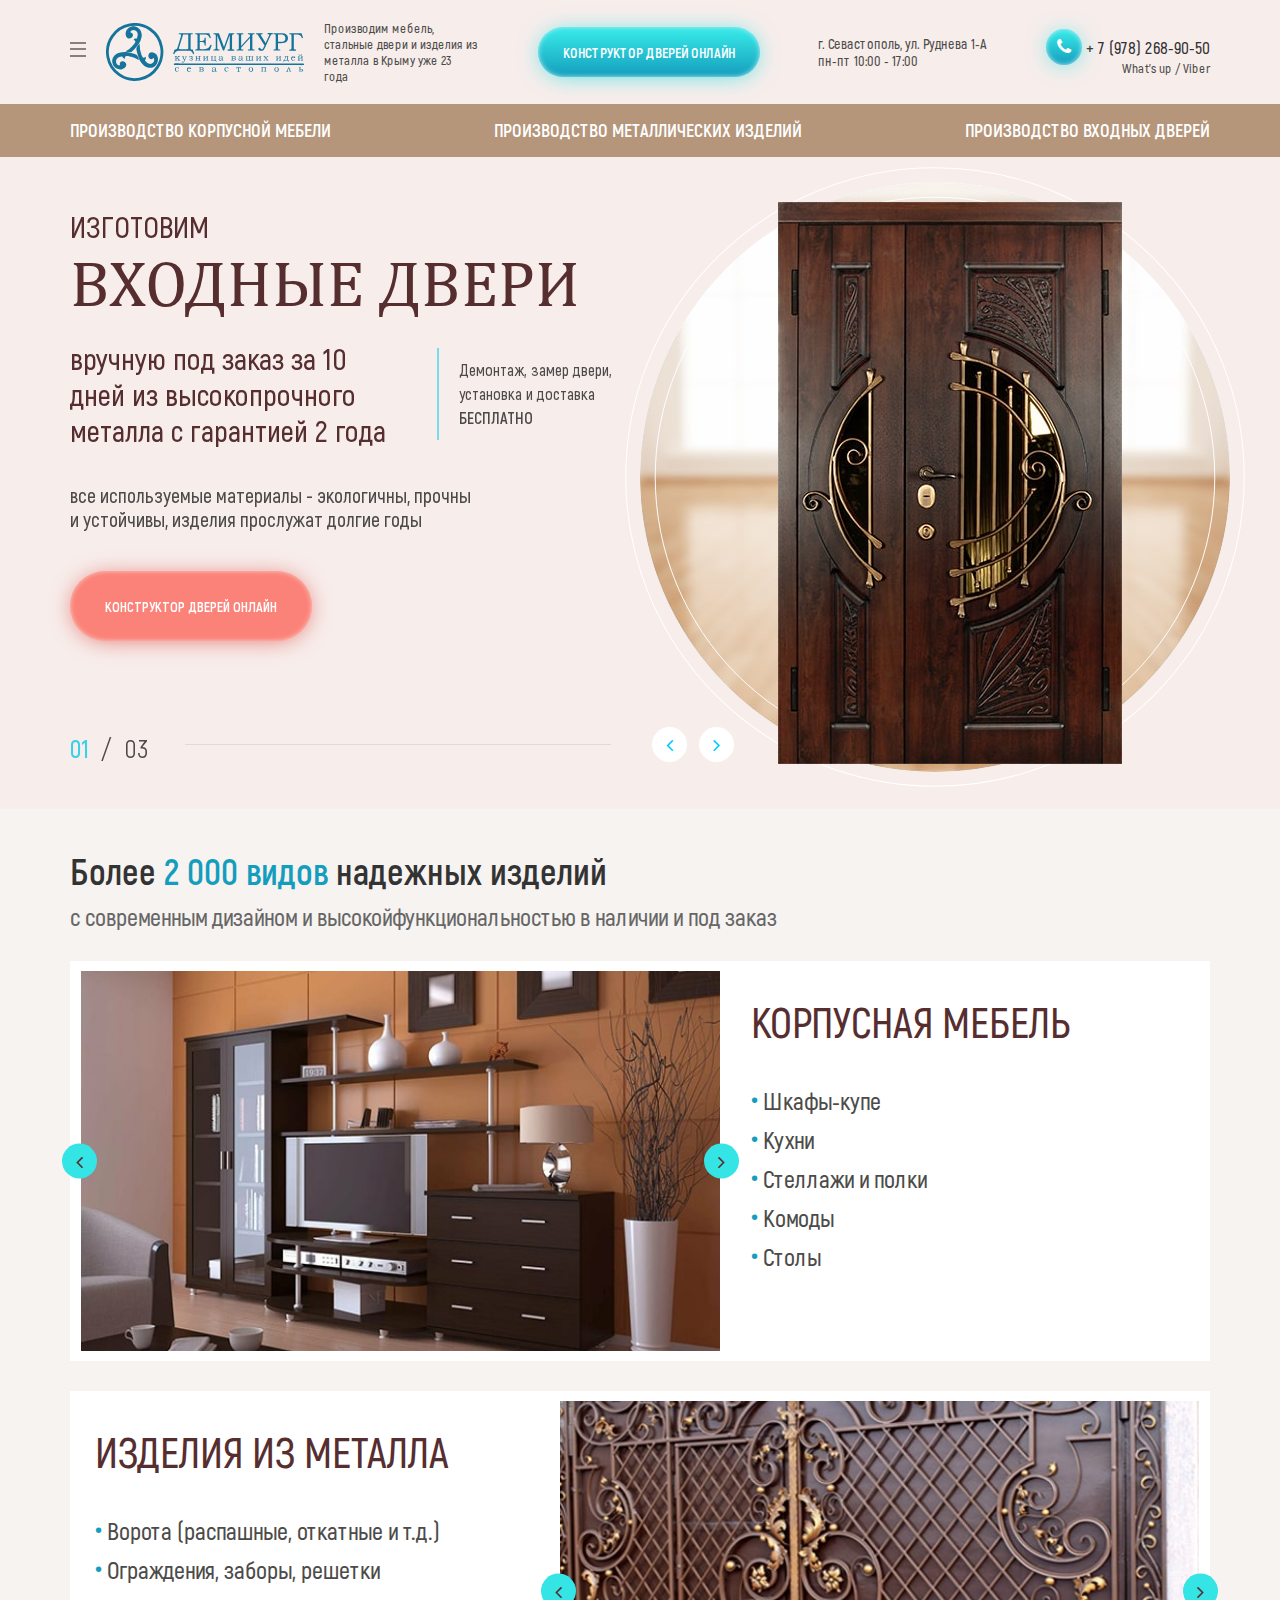
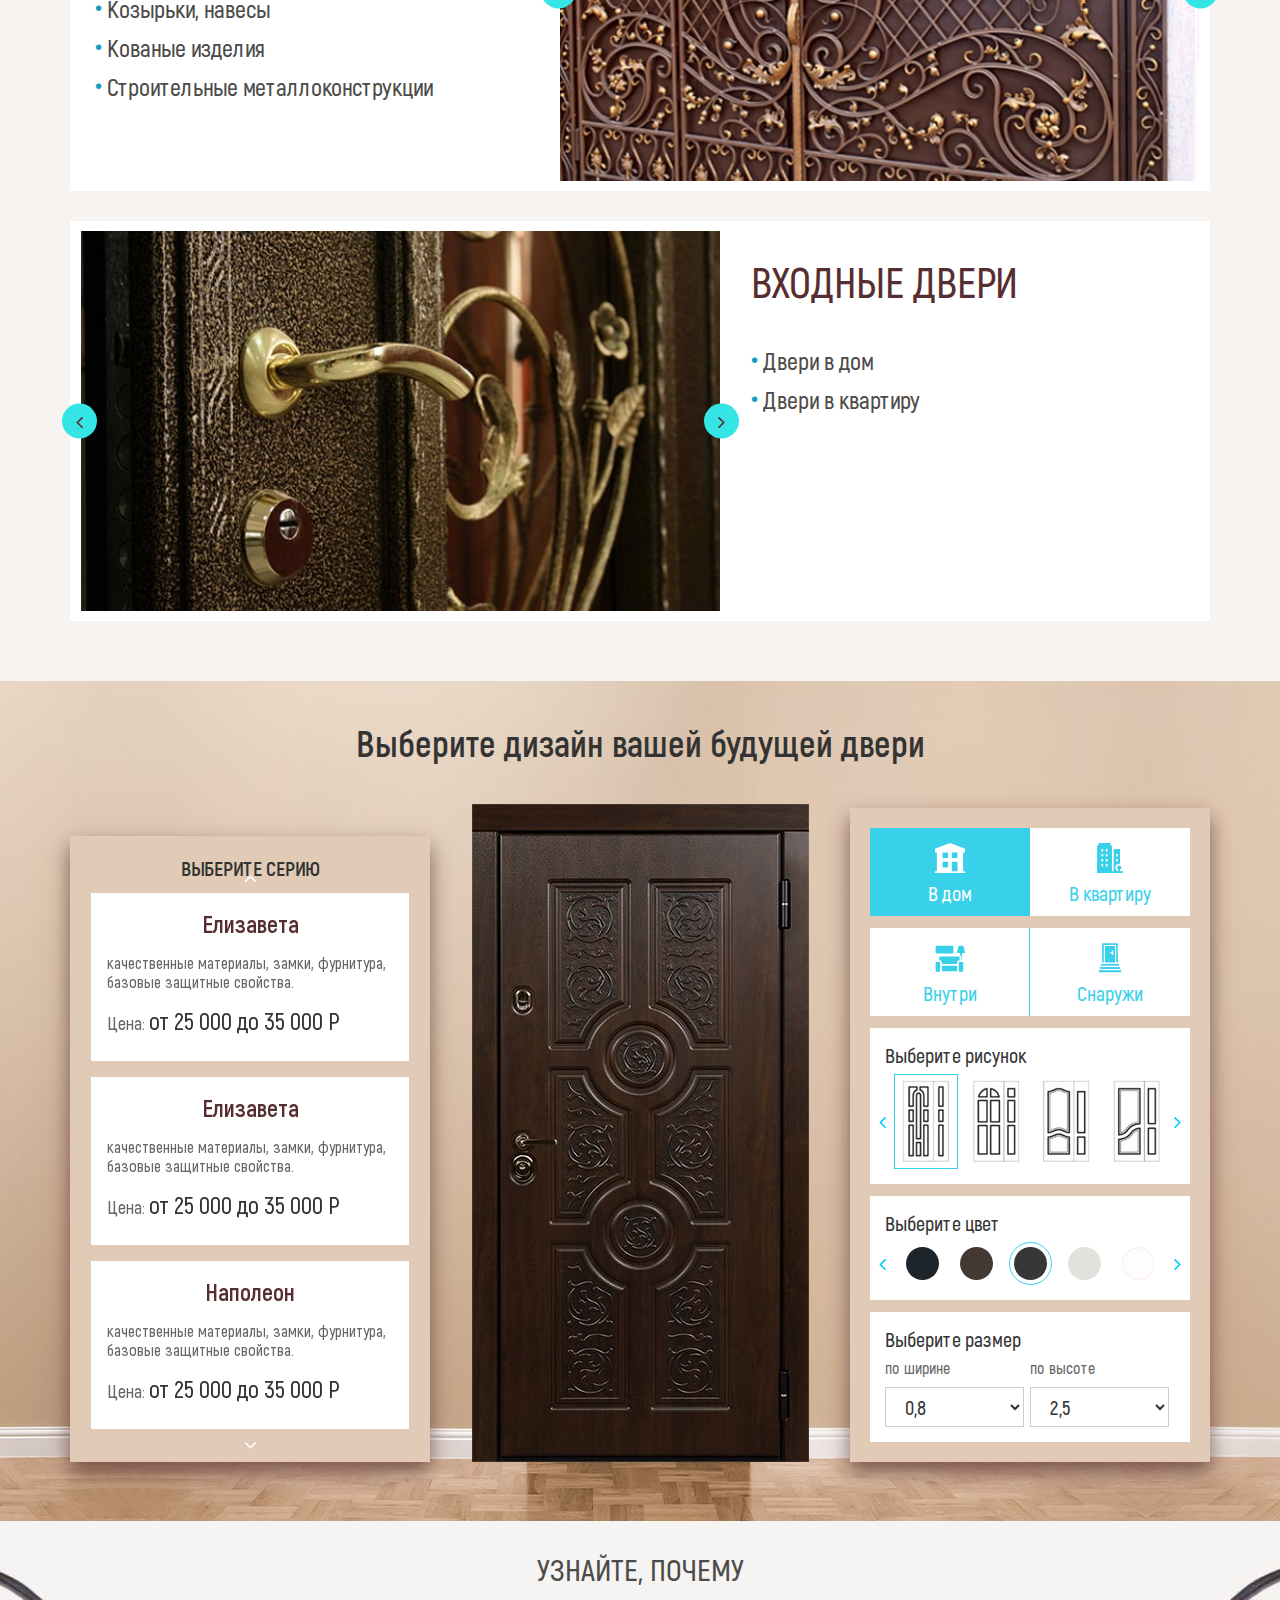
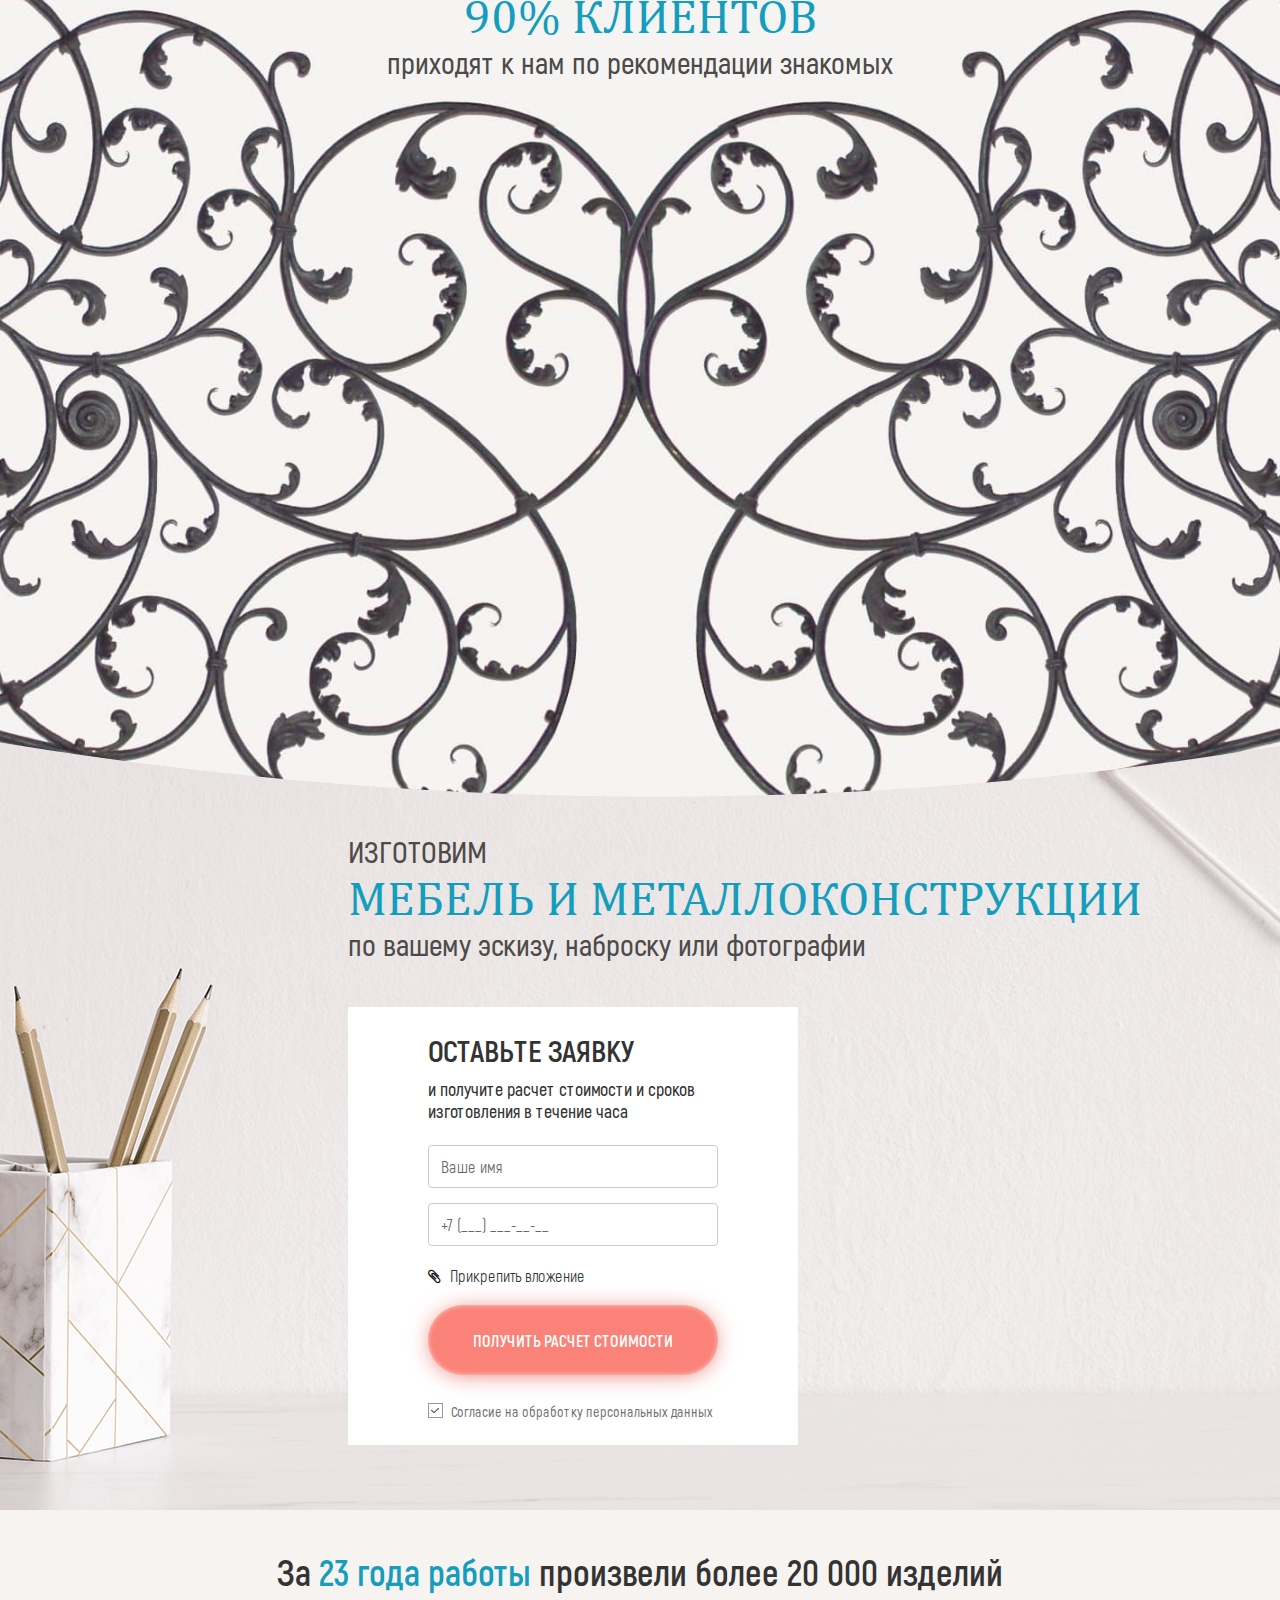
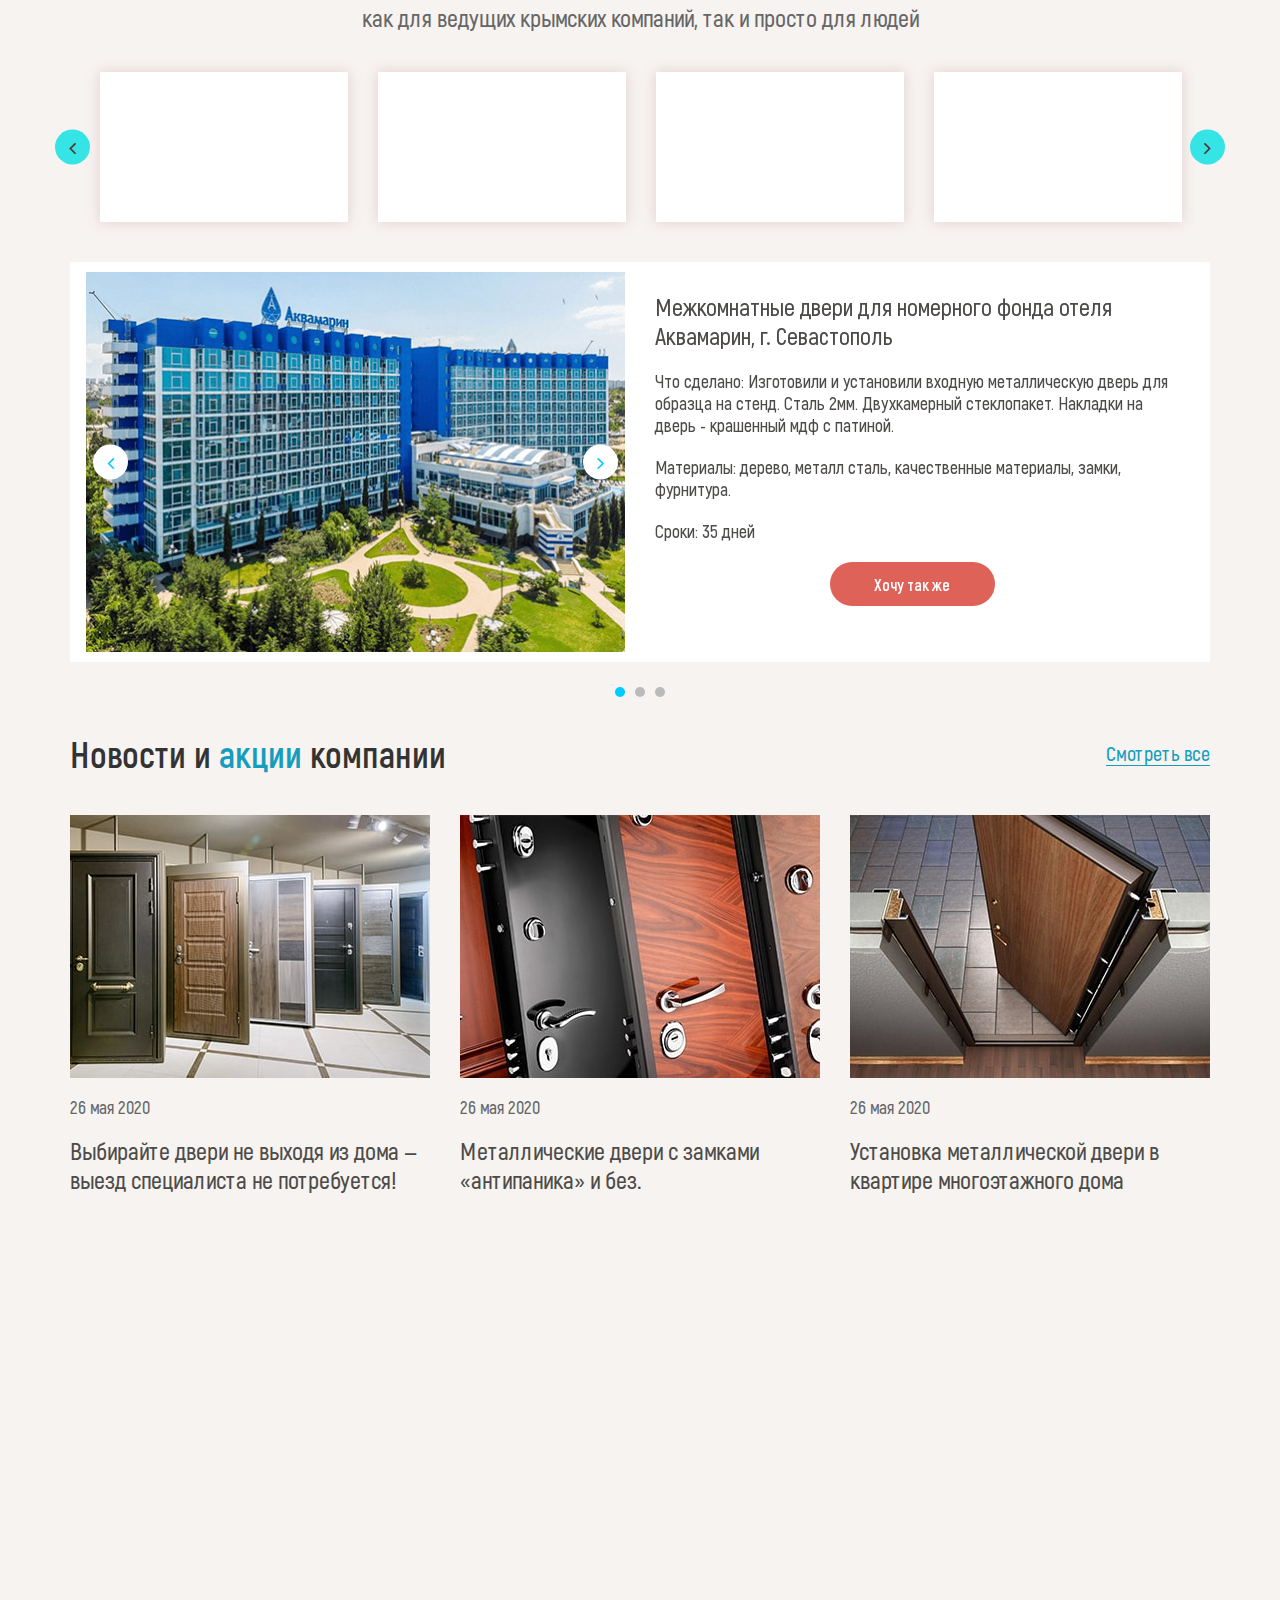
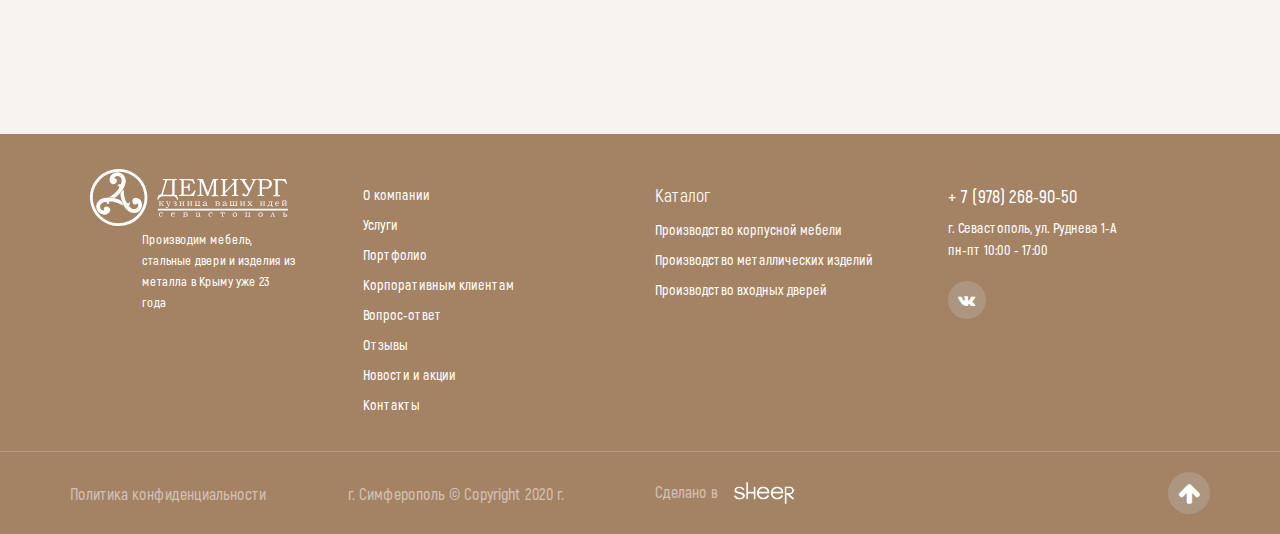
<file: index.html>
<!DOCTYPE html>
<!--[if lt IE 7]><html lang="ru" class="lt-ie9 lt-ie8 lt-ie7"><![endif]-->
<!--[if IE 7]><html lang="ru" class="lt-ie9 lt-ie8"><![endif]-->
<!--[if IE 8]><html lang="ru" class="lt-ie9"><![endif]-->
<!--[if gt IE 8]><!-->
<html lang="ru">
<!--<![endif]-->
<head>
	<meta charset="utf-8" />
	<title>Заголовок</title>
	<meta name="description" content="" />
	<meta http-equiv="X-UA-Compatible" content="IE=edge" />
	<meta name="viewport" content="width=device-width, initial-scale=1.0" />
	<link rel="shortcut icon" href="favicon.png" />
	<link rel="stylesheet" href="libs/bootstrap/bootstrap-grid.css" />
	<link rel="stylesheet" href="libs/font-awesome-4.7.0/css/font-awesome.min.css" />
	<link rel="stylesheet" href="libs/fancybox/jquery.fancybox.css" />
	<link rel="stylesheet" href="libs/animate/animate.min.css" />
	<link rel="stylesheet" href="libs/slick-1.5.9/slick/slick.css" />
	<link rel="stylesheet" href="libs/slick-1.5.9/slick/slick-theme.css" />
	<link rel="stylesheet" href="css/fonts.css" />
	<link rel="stylesheet" href="css/main.css?ver=1.10" />
	<link rel="stylesheet" href="css/media.css?ver=1.10" />
</head>
<body>

	<div class="wrapper">

		<header class="header">
			<div class="container">
				<div class="d_flex">
					<div class="header__left">
						<span class="btn_nav">
							<span class='sandwich'>
								<span class='sw-topper'></span>
								<span class='sw-bottom'></span>
								<span class='sw-footer'></span>
							</span>
						</span>
						<a href="#" class="logo">
							<img src="img/logo.svg" alt="alt">
						</a>
						<div class="logo-descr">Производим мебель, стальные двери и изделия из металла в Крыму уже 23 года</div>
					</div>
					<a href="#" class="btn-main">КОНСТРУКТОР ДВЕРЕЙ ОНЛАЙН</a>
					<div class="header__locataion">
						<div>г. Севастополь, ул. Руднева 1-А</div>
						<div>пн-пт 10:00 - 17:00</div>
					</div>
					<div class="header__right">
						<a href="#" class="whatsapp-main" rel="nofollow">
							<i class="fa fa-phone"></i>
						</a>
						<a href="tel:+79782689050" class="phone-main" rel="nofollow">+ 7 (978) 268-90-50</a>
						<div class="descr-phones">What's up / Viber</div>
					</div>
				</div>
			</div>
		</header>

		<div class="nav">
			<div class="container">
				<ul class="nav-list">
					<li><a href="#">Производство корпусной мебели</a></li>
					<li><a href="#">Производство металлических изделий</a></li>
					<li><a href="#">Производство входных дверей</a></li>
				</ul>
			</div>
		</div>

		<div class="billbord">
			<div class="container">
				<div class="row">
					<div class="col-lg-6"></div>
					<div class="col-lg-6">
						<div class="billbord__bg-image"></div>
					</div>
				</div>
				<ul class="slider-billbord">
					<li>
						<div class="item-billbord">
							<div class="row">
								<div class="col-lg-6">
									<div class="billbord__top-descr">Изготовим</div>
									<div class="billbord__title">входные двери </div>
									<div class="billbord__descr">вручную под заказ за 10 дней из высокопрочного металла с гарантией 2 года</div>
									<div class="billbord__subdescr">Демонтаж, замер двери, установка и доставка <span>БЕСПЛАТНО</span></div>
									<div class="billbord__text">все используемые материалы - экологичны, прочны <br>и устойчивы, изделия прослужат долгие годы</div>
									<a href="#" class="btn-main btn-main__page">КОНСТРУКТОР ДВЕРЕЙ ОНЛАЙН</a>
								</div>
								<div class="col-lg-6 col_table-order">
									<div class="billbord__image">
										<img src="img/billbord_img1.jpg" alt="alt">
									</div>
								</div>
							</div>
						</div>
					</li>
					<li>
						<div class="item-billbord">
							<div class="row">
								<div class="col-lg-6">
									<div class="billbord__top-descr">Изготовим</div>
									<div class="billbord__title">входные двери </div>
									<div class="billbord__descr">вручную под заказ за 10 дней из высокопрочного металла с гарантией 2 года</div>
									<div class="billbord__subdescr">Демонтаж, замер двери, установка и доставка <span>БЕСПЛАТНО</span></div>
									<div class="billbord__text">все используемые материалы - экологичны, прочны <br>и устойчивы, изделия прослужат долгие годы</div>
									<a href="#" class="btn-main btn-main__page">КОНСТРУКТОР ДВЕРЕЙ ОНЛАЙН</a>
								</div>
								<div class="col-lg-6 col_table-order">
									<div class="billbord__image">
										<img src="img/billbord_img1.jpg" alt="alt">
									</div>
								</div>
							</div>
						</div>
					</li>
					<li>
						<div class="item-billbord">
							<div class="row">
								<div class="col-lg-6">
									<div class="billbord__top-descr">Изготовим</div>
									<div class="billbord__title">входные двери </div>
									<div class="billbord__descr">вручную под заказ за 10 дней из высокопрочного металла с гарантией 2 года</div>
									<div class="billbord__subdescr">Демонтаж, замер двери, установка и доставка <span>БЕСПЛАТНО</span></div>
									<div class="billbord__text">все используемые материалы - экологичны, прочны <br>и устойчивы, изделия прослужат долгие годы</div>
									<a href="#" class="btn-main btn-main__page">КОНСТРУКТОР ДВЕРЕЙ ОНЛАЙН</a>
								</div>
								<div class="col-lg-6">
									<div class="billbord__image">
										<img src="img/billbord_img1.jpg" alt="alt">
									</div>
								</div>
							</div>
						</div>
					</li>
				</ul>
				<div class="row">
					<div class="col-lg-8">
						<div class="controls-slider">
							<div class="controls-slider__counter"></div>
							<div class="controls-slider__arrows"></div>
						</div>
					</div>
				</div>
			</div>
		</div>

		<div class="types">
			<div class="container">
				<h2 class="title-section">Более <span>2 000 видов</span> надежных изделий </h2>
				<div class="title-descr">с современным дизайном и высокойфункциональностью в наличии и под заказ</div>
				<div class="wrapper-types">
					<div class="item-type">
						<div class="row">
							<div class="col-lg-7">
								<ul class="slider-type arrows_simple">
									<li>
										<div class="slider-type__item">
											<img src="img/type1.jpg" alt="alt">
										</div>
									</li>
									<li>
										<div class="slider-type__item">
											<img src="img/type1.jpg" alt="alt">
										</div>
									</li>
								</ul>
							</div>
							<div class="col-lg-5 text_type">
								<div class="item-type__name">Корпусная мебель</div>
								<ul>
									<li><a href="#">Шкафы-купе</a></li>
									<li><a href="#">Кухни</a></li>
									<li><a href="#">Стеллажи и полки</a></li>
									<li><a href="#">Комоды</a></li>
									<li><a href="#">Столы</a></li>
								</ul>
								<div class="item-type__icon zoomIn wow" data-wow-iteration="1">
									<img src="img/icon_type1.png" alt="alt">
								</div>
							</div>
						</div>
					</div>
					<div class="item-type">
						<div class="row">
							<div class="col-lg-5 text_type">
								<div class="item-type__name">Изделия из металла</div>
								<ul>
									<li><a href="#">Ворота (распашные, откатные и т.д.)</a></li>
									<li><a href="#">Ограждения, заборы, решетки</a></li>
									<li><a href="#">Козырьки, навесы</a></li>
									<li><a href="#">Кованые изделия</a></li>
									<li><a href="#">Строительные металлоконструкции</a></li>
								</ul>
								<div class="item-type__icon zoomIn wow" data-wow-iteration="1">
									<img src="img/icon_type2.png" alt="alt">
								</div>
							</div>
							<div class="col-lg-7">
								<ul class="slider-type arrows_simple">
									<li>
										<div class="slider-type__item">
											<img src="img/type2.jpg" alt="alt">
										</div>
									</li>
									<li>
										<div class="slider-type__item">
											<img src="img/type2.jpg" alt="alt">
										</div>
									</li>
								</ul>
							</div>
						</div>
					</div>
					<div class="item-type">
						<div class="row">
							<div class="col-lg-7">
								<ul class="slider-type arrows_simple">
									<li>
										<div class="slider-type__item">
											<img src="img/type3.jpg" alt="alt">
										</div>
									</li>
									<li>
										<div class="slider-type__item">
											<img src="img/type3.jpg" alt="alt">
										</div>
									</li>
								</ul>
							</div>
							<div class="col-lg-5 text_type">
								<div class="item-type__name">Входные  двери</div>
								<ul>
									<li><a href="#">Двери в дом</a></li>
									<li><a href="#">Двери в квартиру</a></li>
								</ul>
								<div class="item-type__icon zoomIn wow" data-wow-iteration="1">
									<img src="img/icon_type3.png" alt="alt">
								</div>
							</div>
						</div>
					</div>
				</div>
			</div>
		</div>

		<div class="selection">
			<div class="container">
				<h2 class="title-section title-section_center">Выберите дизайн вашей будущей двери</h2>
				<div class="row align-items-end">
					<div class="col-lg-4 col-md-6">
						<div class="selection__block">
							<div class="selection__title selection__title_center">Выберите серию</div>
							<ul class="slider-series">
								<li>
									<div class="serie-block">
										<div class="serie-block__title">Елизавета</div>
										<p>качественные материалы, замки, фурнитура, базовые защитные свойства.</p>
										<div class="serie-block__price">Цена: <span>от 25 000 до 35 000 Р</span></div>
									</div>
								</li>
								<li>
									<div class="serie-block">
										<div class="serie-block__title">Наполеон</div>
										<p>качественные материалы, замки, фурнитура, базовые защитные свойства.</p>
										<div class="serie-block__price">Цена: <span>от 25 000 до 35 000 Р</span></div>
									</div>
								</li>
								<li>
									<div class="serie-block serie-block_form">
										<div class="serie-block__title">Нестандартные</div>
										<form>
											<input type="text" placeholder="+7 (___) ___-__-__" required="required" class="input-phone">
											<button class="btn-simple" type="submit">Получить консультацию</button>
										</form>
									</div>
								</li>
								<li>
									<div class="serie-block">
										<div class="serie-block__title">Елизавета</div>
										<p>качественные материалы, замки, фурнитура, базовые защитные свойства.</p>
										<div class="serie-block__price">Цена: <span>от 25 000 до 35 000 Р</span></div>
									</div>
								</li>
							</ul>
						</div>
					</div>
					<div class="col-lg-4 col_table-order">
						<div class="selection__image">
							<img src="img/selection_img1.jpg" alt="alt">
						</div>
					</div>
					<div class="col-lg-4 col-md-6">
						<div class="selection__block">
							<ul class="choose-type">
								<li>
									<div class="choose-type__item active">
										<div class="choose-type__image">
											<img src="img/apartment1.svg" alt="alt">
											<img src="img/apartment.svg" alt="alt">
										</div>
										<span>В дом</span>
									</div>
								</li>
								<li>
									<div class="choose-type__item">
										<div class="choose-type__image">
											<img src="img/flat1.svg" alt="alt">
											<img src="img/flat.svg" alt="alt">
										</div>
										<span>В квартиру</span>
									</div>
								</li>
							</ul>
							<ul class="choose-type">
								<li>
									<div class="choose-type__item">
										<div class="choose-type__image">
											<img src="img/living-room1.svg" alt="alt">
											<img src="img/living-room.svg" alt="alt">
										</div>
										<span>Внутри</span>
									</div>
								</li>
								<li>
									<div class="choose-type__item">
										<div class="choose-type__image">
											<img src="img/stairway1.svg" alt="alt">
											<img src="img/stairway.svg" alt="alt">
										</div>
										<span>Снаружи</span>
									</div>
								</li>
							</ul>
							<div class="choose-block">
								<div class="selection__title">Выберите рисунок</div>
								<ul class="slider-picture">
									<li>
										<div class="item-picture active">
											<img src="img/picture1.jpg" alt="alt">
										</div>
									</li>
									<li>
										<div class="item-picture">
											<img src="img/picture2.jpg" alt="alt">
										</div>
									</li>
									<li>
										<div class="item-picture">
											<img src="img/picture3.jpg" alt="alt">
										</div>
									</li>
									<li>
										<div class="item-picture">
											<img src="img/picture4.jpg" alt="alt">
										</div>
									</li>
									<li>
										<div class="item-picture">
											<img src="img/picture1.jpg" alt="alt">
										</div>
									</li>
								</ul>
							</div>
							<div class="choose-block">
								<div class="selection__title">Выберите цвет</div>
								<ul class="slider-colors">
									<li>
										<div class="slider-colors__item">
											<div class="item-color" style="background-color: #1d242a;"></div>
										</div>
									</li>
									<li>
										<div class="slider-colors__item">
											<div class="item-color" style="background-color: #443932;"></div>
										</div>
									</li>
									<li>
										<div class="slider-colors__item active">
											<div class="item-color" style="background-color: #383737;"></div>
										</div>
									</li>
									<li>
										<div class="slider-colors__item">
											<div class="item-color" style="background-color: #e3e1dc;"></div>
										</div>
									</li>
									<li>
										<div class="slider-colors__item">
											<div class="item-color" style="background-color: #fffdfc; border: 1px #f7edeb solid"></div>
										</div>
									</li>
									<li>
										<div class="slider-colors__item">
											<div class="item-color" style="background-color: #1d242a;"></div>
										</div>
									</li>
								</ul>
							</div>
							<div class="choose-block">
								<div class="selection__title">Выберите размер</div>
								<div class="block-size">
									<div class="block-size__title">по ширине</div>
									<select>
										<option value="1">0,8</option>
										<option value="1">0,9</option>
										<option value="1">1</option>
									</select>
								</div>
								<div class="block-size">
									<div class="block-size__title">по высоте</div>
									<select>
										<option value="1">2,5</option>
										<option value="1">3,0</option>
										<option value="1">3,5</option>
									</select>
								</div>
							</div>
						</div>
					</div>
				</div>
			</div>
		</div>

		<div class="advantages">
			<div class="container">
				<div class="descr-advantage">узнайте, почему</div>
				<div class="title-advantage">90% клиентов</div>
				<div class="descr-advantage descr-advantage_bottom">приходят к нам по рекомендации знакомых </div>
				<div class="row row_advantages">
					<div class="col-lg-6 col-md-6">
						<div class="item-advantage slideInUp wow" data-wow-iteration="1">
							<div class="item-advantage__title"><span>01.</span> Большой выбор</div>
							<article>
								<p>Большой выбор отделочных материалов и богатая цветовая гамма позволяют воплощать ваши самые смелые дизайнерские решения</p>
							</article>
						</div>
						<div class="item-advantage slideInUp wow" data-wow-iteration="1">
							<div class="item-advantage__title"><span>02.</span> Бесплатно предлагаем: </div>
							<article>
								<ul>
									<li>Доставка по Севастополю</li>
									<li>Демонтаж дверей</li>
									<li>Замеры двери</li>
								</ul>
							</article>
						</div>
						<div class="item-advantage slideInUp wow" data-wow-iteration="1">
							<div class="item-advantage__title"><span>03.</span> Бесплатно предлагаем: </div>
							<article>
								<p>Гарантия на изделия 2 года, на работы <br>по установке 1 год</p>
							</article>
						</div>
					</div>
					<div class="col-lg-6 col-md-6">
						<div class="item-advantage slideInUp wow" data-wow-iteration="1">
							<div class="item-advantage__title"><span>04.</span> Экологичные материалы</div>
							<article>
								<p>Вся готовая продукция проходит тестирование согласно ГОСТу по содержанию вредных паров, запахов и содержанию вредных веществ</p>
							</article>
						</div>
						<div class="item-advantage slideInUp wow" data-wow-iteration="1">
							<div class="item-advantage__title"><span>05.</span> налаженное производство</div>
							<article>
								<p>Производство налажено и отработано опытным путем, благодаря этому мы экономим время вашего ожидания и вы получаете изделия в кратчайшие сроки</p>
							</article>
						</div>
						<div class="item-advantage slideInUp wow" data-wow-iteration="1">
							<div class="item-advantage__title"><span>06.</span> низкие цены</div>
							<article>
								<p>Цены ниже рыночных на 20 % благодаря собственному производству и отсутствию посредников</p>
							</article>
						</div>
					</div>
				</div>
			</div>
		</div>

		<div class="section-form">
			<div class="container">
				<div class="row">
					<div class="col-lg-9 offset-lg-3 col_pl">
						<div class="descr-advantage">изготовим</div>
						<div class="title-advantage">мебель и металлоконструкции</div>
						<div class="descr-advantage descr-advantage_bottom">по вашему эскизу, наброску или фотографии </div>
						<div class="block-form">
							<div class="block-form__title">Оставьте заявку </div>
							<div class="block-form__descr">и получите расчет стоимости и сроков изготовления в течение часа</div>
							<form>
								<input type="text" placeholder="Ваше имя" required="required">
								<input type="text" placeholder="+7 (___) ___-__-__" required="required" class="input-phone">
								<div class="fl-upld">
									<div id="fl_nm" class="name-upload"></div>
									<label><input id="fl_inp" type="file" name="file"><i class="fa fa-paperclip" aria-hidden="true"></i> Прикрепить вложение</label>
								</div>
								<button class="btn-main btn-main__page" type="submit">получить расчет стоимости</button>
								<div class="checkbox">
									<label>
										<input type="checkbox" required="required" checked="checked" />
										<span>Согласие на обработку персональных данных</span>
									</label>
								</div>
							</form>
							<div class="block-form__image zoomIn wow" data-wow-iteration="1"></div>
						</div>
					</div>
				</div>
			</div>
		</div>

		<div class="partners">
			<div class="container">
				<h2 class="title-section title-section_center">За <span>23 года работы</span> произвели более 20 000 изделий</h2>
				<div class="title-descr title-descr_center">как для ведущих крымских компаний, так и просто для людей</div>
				<ul class="slider-partners arrows_simple">
					<li>
						<div class="item-partner">
							<img src="img/partner1.png" class="zoomIn wow" data-wow-iteration="1" alt="alt">
						</div>
					</li>
					<li>
						<div class="item-partner">
							<img src="img/partner2.png" class="zoomIn wow" data-wow-iteration="1" alt="alt">
						</div>
					</li>
					<li>
						<div class="item-partner">
							<img src="img/partner3.png" class="zoomIn wow" data-wow-iteration="1" alt="alt">
						</div>
					</li>
					<li>
						<div class="item-partner">
							<img src="img/partner4.png" class="zoomIn wow" data-wow-iteration="1" alt="alt">
						</div>
					</li>
					<li>
						<div class="item-partner">
							<img src="img/partner1.png" class="zoomIn wow" data-wow-iteration="1" alt="alt">
						</div>
					</li>
				</ul>
			</div>
		</div>

		<div class="portfolio">
			<div class="container">
				<div class="block-portfolio">
					<ul class="slider-main-portfolio">
						<li>
							<div class="slider-main-portfolio__item">
								<div class="row">
									<div class="col-lg-6">
										<ul class="slider-portfolio">
											<li>
												<div class="slider-portfolio__item">
													<img src="img/portfolio1.png" alt="alt">
												</div>
											</li>
											<li>
												<div class="slider-portfolio__item">
													<img src="img/portfolio1.png" alt="alt">
												</div>
											</li>
										</ul>
									</div>
									<div class="col-lg-6 col_text-portgfolio">
										<div class="block-portfolio__title">Межкомнатные двери для номерного фонда отеля Аквамарин, г. Севастополь</div>
										<article>
											<p>Что сделано: Изготовили и установили входную металлическую дверь для образца на стенд. Сталь 2мм. Двухкамерный стеклопакет. Накладки на дверь - крашенный мдф с патиной.</p>
											<p>Материалы: дерево, металл сталь, качественные материалы, замки, фурнитура. </p>
											<p>Сроки: 35 дней</p>
										</article>
										<div class="align-center">
											<a href="#" class="btn-simple">Хочу так же</a>
										</div>
									</div>
								</div>
							</div>
						</li>
						<li>
							<div class="slider-main-portfolio__item">
								<div class="row">
									<div class="col-lg-6">
										<ul class="slider-portfolio">
											<li>
												<div class="slider-portfolio__item">
													<img src="img/portfolio1.png" alt="alt">
												</div>
											</li>
											<li>
												<div class="slider-portfolio__item">
													<img src="img/portfolio1.png" alt="alt">
												</div>
											</li>
										</ul>
									</div>
									<div class="col-lg-6 col_text-portgfolio">
										<div class="block-portfolio__title">Межкомнатные двери для номерного фонда отеля Аквамарин, г. Севастополь</div>
										<article>
											<p>Что сделано: Изготовили и установили входную металлическую дверь для образца на стенд. Сталь 2мм. Двухкамерный стеклопакет. Накладки на дверь - крашенный мдф с патиной.</p>
											<p>Материалы: дерево, металл сталь, качественные материалы, замки, фурнитура. </p>
											<p>Сроки: 35 дней</p>
										</article>
										<div class="align-center">
											<a href="#" class="btn-simple">Хочу так же</a>
										</div>
									</div>
								</div>
							</div>
						</li>
						<li>
							<div class="slider-main-portfolio__item">
								<div class="row">
									<div class="col-lg-6">
										<ul class="slider-portfolio">
											<li>
												<div class="slider-portfolio__item">
													<img src="img/portfolio1.png" alt="alt">
												</div>
											</li>
											<li>
												<div class="slider-portfolio__item">
													<img src="img/portfolio1.png" alt="alt">
												</div>
											</li>
										</ul>
									</div>
									<div class="col-lg-6 col_text-portgfolio">
										<div class="block-portfolio__title">Межкомнатные двери для номерного фонда отеля Аквамарин, г. Севастополь</div>
										<article>
											<p>Что сделано: Изготовили и установили входную металлическую дверь для образца на стенд. Сталь 2мм. Двухкамерный стеклопакет. Накладки на дверь - крашенный мдф с патиной.</p>
											<p>Материалы: дерево, металл сталь, качественные материалы, замки, фурнитура. </p>
											<p>Сроки: 35 дней</p>
										</article>
										<div class="align-center">
											<a href="#" class="btn-simple">Хочу так же</a>
										</div>
									</div>
								</div>
							</div>
						</li>
					</ul>
				</div>
			</div>
		</div>

		<div class="news">
			<div class="container">
				<div class="d_flex">
					<h2 class="title-section">Новости и <span>акции</span> компании</h2>
					<a href="#" class="link-main">Смотреть все</a>
				</div>
				<div class="row">
					<div class="col-lg-4">
						<a href="#" class="item-news">
							<span class="item-news__image">
								<img src="img/news1.jpg" alt="alt">
							</span>
							<span class="item-news__date">26 мая 2020</span>
							<div class="item-news__text">Выбирайте двери не выходя из дома — выезд специалиста не потребуется!</div>
						</a>
					</div>
					<div class="col-lg-4">
						<a href="#" class="item-news">
							<span class="item-news__image">
								<img src="img/news2.jpg" alt="alt">
							</span>
							<span class="item-news__date">26 мая 2020</span>
							<div class="item-news__text">Металлические двери с замками «антипаника» и без.</div>
						</a>
					</div>
					<div class="col-lg-4">
						<a href="#" class="item-news">
							<span class="item-news__image">
								<img src="img/news3.jpg" alt="alt">
							</span>
							<span class="item-news__date">26 мая 2020</span>
							<div class="item-news__text">Установка металлической двери в квартире многоэтажного дома</div>
						</a>
					</div>
				</div>
			</div>
		</div>

		<div id="map"></div>

		<footer class="footer">
			<div class="container">
				<div class="row">
					<div class="col-lg-3 col-md-3">
						<a href="#" class="logo">
							<img src="img/logo2.svg" alt="alt">
						</a>
						<div class="logo-descr-footer">Производим мебель, стальные двери и изделия из металла в Крыму уже 23 года</div>
					</div>
					<div class="col-lg-3 col-md-3">
						<ul class="footer__list">
							<li><a href="#">О компании</a></li>
							<li><a href="#">Услуги</a></li>
							<li><a href="#">Портфолио</a></li>
							<li><a href="#">Корпоративным клиентам</a></li>
							<li><a href="#">Вопрос-ответ</a></li>
							<li><a href="#">Отзывы</a></li>
							<li><a href="#">Новости и акции</a></li>
							<li><a href="#">Контакты</a></li>
						</ul>
					</div>
					<div class="col-lg-3 col-md-3">
						<div class="footer__title">Каталог</div>
						<ul class="footer__list">
							<li><a href="#">Производство корпусной мебели  </a></li>
							<li><a href="#">Производство металлических изделий</a></li>
							<li><a href="#">Производство входных дверей</a></li>
						</ul>
					</div>
					<div class="col-lg-3 col-md-12">
						<a href="tel:+79782689050" class="phone-main" rel="nofollow">+ 7 (978) 268-90-50</a>
						<div class="footer__location">
							<div>г. Севастополь, ул. Руднева 1-А</div>
							<div>пн-пт 10:00 - 17:00</div>
						</div>
						<ul class="list-social">
							<li><a href="#" rel="nofollow"><i class="fa fa-vk"></i></a></li>
						</ul>
					</div>
				</div>
			</div>
			<div class="footer__bottom">
				<div class="container">
					<div class="row align-items-center">
						<div class="col-md-3">
							<a href="#" class="footer__link">Политика конфиденциальности</a>
						</div>
						<div class="col-md-3 col_pl">
							<p>г. Симферополь © Copyright  2020 г.</p>
						</div>
						<div class="col-md-3">
							<div class="create">Сделано в <img src="img/create.png" alt="alt"></div>
						</div>
						<div class="col-md-3 align_right">
							<a href="#" class="btn_top"><i class="fa fa-arrow-up"></i></a>
						</div>
					</div>
				</div>
			</div>
		</footer>
		
	</div>

	<!--[if lt IE 9]>
	<script src="libs/html5shiv/es5-shim.min.js"></script>
	<script src="libs/html5shiv/html5shiv.min.js"></script>
	<script src="libs/html5shiv/html5shiv-printshiv.min.js"></script>
	<script src="libs/respond/respond.min.js"></script>
<![endif]-->
<script src="libs/jquery/jquery-1.11.1.min.js"></script>
<script src="libs/jquery-mousewheel/jquery.mousewheel.min.js"></script>
<script src="libs/fancybox/jquery.fancybox.pack.js"></script>
<script src="libs/mask/jquery.maskedinput.js"></script>
<script src="libs/animate/wow.min.js"></script>
<script src="libs/animate/animate-css.js"></script>
<script src="libs/slick-1.5.9/slick/slick.min.js"></script>
<script src="libs/scroll2id/PageScroll2id.min.js"></script>
<script src="js/common.js?ver=1.9"></script>
<script src="https://api-maps.yandex.ru/2.1/?lang=ru_RU"></script>
<script>
	$(document).ready(function() {
		ymaps.ready(init);

		function init() {
			var myMap = new ymaps.Map('map', {
				center: [44.586093, 33.510376],
				zoom: 15
			}, {
				searchControlProvider: 'yandex#search'
			}),


			myPlacemark = new ymaps.Placemark(myMap.getCenter(), {
				balloonContent: '<p>г. Севастополь, ул. Руднева 1-А </p>'
			}, {
            // Опции.
            // Необходимо указать данный тип макета.
            iconLayout: 'default#image',
            // Своё изображение иконки метки.
            iconImageHref: 'img/pin.svg',
            iconImageSize: [29, 38],
        });
			myMap.controls.remove('searchControl');
			myMap.behaviors.disable('scrollZoom');
			myMap.geoObjects.add(myPlacemark);

			myPlacemark.events
			.add('mouseenter', function (e) {
            // Ссылку на объект, вызвавший событие,
            // можно получить из поля 'target'.
            e.get('target').options.set('iconImageHref', 'img/pin2.svg'); 
        })
			.add('mouseleave', function (e) {
				e.get('target').options.set('iconImageHref', 'img/pin.svg'); 
			});
		}
	});
</script> 
<!-- Yandex.Metrika counter --><!-- /Yandex.Metrika counter -->
<!-- Google Analytics counter --><!-- /Google Analytics counter -->
</body>
</html>
</file>
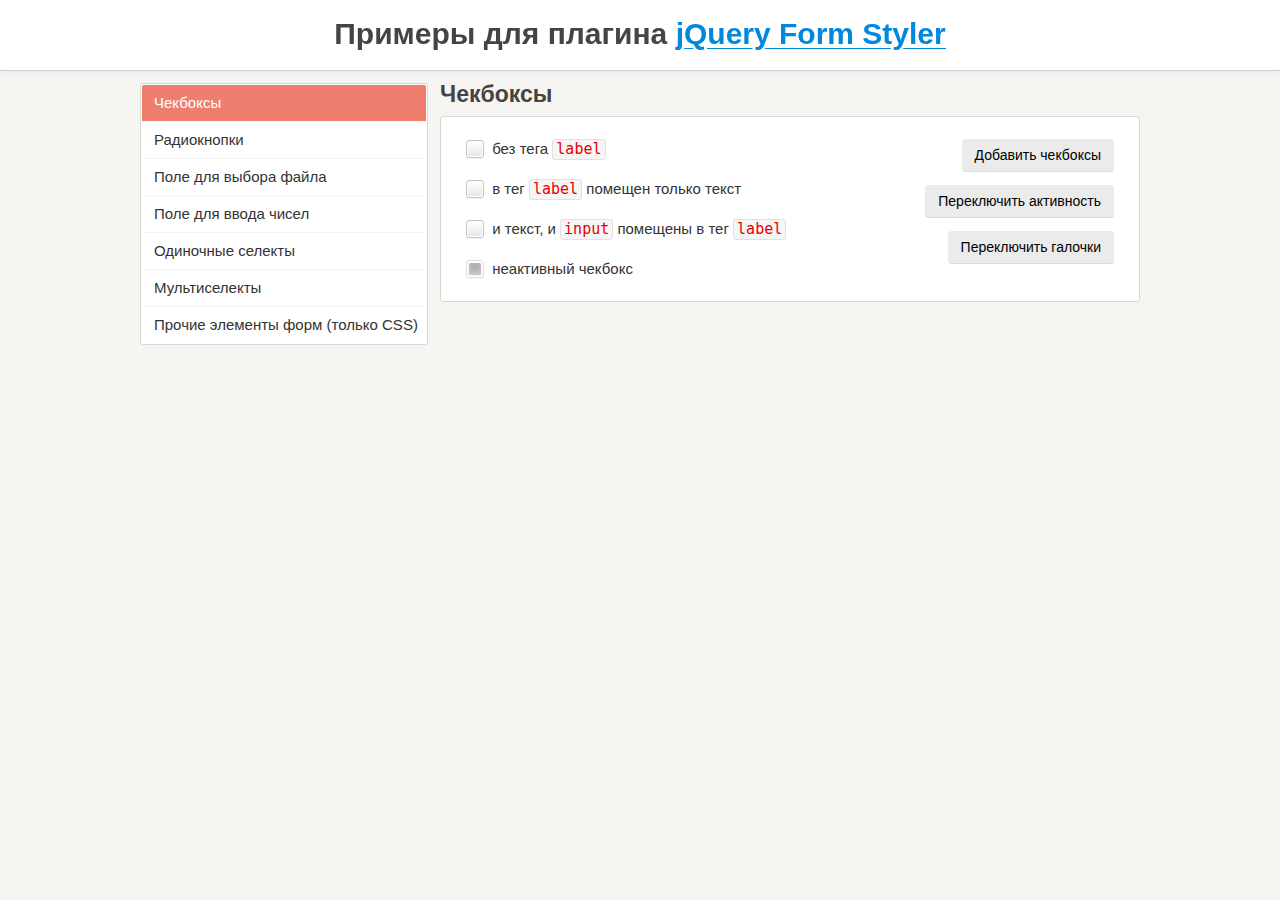
<file: libs/jQueryFormStyler-master/demo/index.html>
<!DOCTYPE html>
<html>
<head>
	<meta charset="utf-8" />
	<meta name="viewport" content="width=device-width, initial-scale=1.0" />
	<title>Примеры для плагина jQuery Form Styler</title>
	<link href="demo.css" rel="stylesheet" />
	<link href="../jquery.formstyler.css" rel="stylesheet" />
	<script src="http://ajax.googleapis.com/ajax/libs/jquery/1.11.3/jquery.min.js"></script>
	<script src="../jquery.formstyler.js"></script>
	<script>
		(function($) {
		$(function() {
			$('input, select').styler({
				selectSearch: true
			});
		});
		})(jQuery);
	</script>
	<script src="demo.js"></script>
</head>

<body>

<h1>Примеры для плагина <a href="http://dimox.name/jquery-form-styler/">jQuery Form Styler</a></h1>

<form method="post">
<div class="wrapper">

	<ul class="menu">
		<li class="current" data-hash="checkbox">Чекбоксы</li>
		<li data-hash="radio">Радиокнопки</li>
		<li data-hash="file">Поле для выбора файла</li>
		<li data-hash="number">Поле для ввода чисел</li>
		<li data-hash="select">Одиночные селекты</li>
		<li data-hash="multiselect">Мультиселекты</li>
		<li data-hash="css">Прочие элементы форм (только CSS)</li>
	</ul>

	<div class="content">

		<div class="box visible">
			<h2>Чекбоксы</h2>

			<div class="section lh">
				<div class="buttons">
					<button type="submit" class="button  add-checkbox">Добавить чекбоксы</button>
					<button type="submit" class="button  disable-input">Переключить активность</button>
					<button type="submit" class="button  check">Переключить галочки</button>
				</div>
				<input type="checkbox" /> без тега <code>label</code><br />
				<span id="r"><input type="checkbox" id="checkbox1" /></span> <label for="checkbox1"> в тег <code>label</code> помещен только текст</label><br />
				<label><input type="checkbox" /> и текст, и <code>input</code> помещены в тег <code>label</code></label><br />
				<label><input type="checkbox" disabled checked /> неактивный чекбокс</label>
			</div><!-- .section -->
		</div><!-- .box -->

		<div class="box">
			<h2>Радиокнопки</h2>

			<div class="section lh">
				<div class="buttons">
					<button type="submit" class="button  add-radio">Добавить радиокнопки</button>
					<button type="submit" class="button  disable-input">Переключить активность</button>
				</div>
				<input type="radio" name="radio" /> без тега <code>label</code><br />
				<input type="radio" name="radio" id="radio1" /> <label for="radio1"> в тег <code>label</code> помещен только текст</label><br />
				<label><input type="radio" name="radio" /> и текст, и <code>input</code> помещены в тег <code>label</code></label><br />
				<label><input type="radio" name="radio" disabled /> неактивная радиокнопка</label>
			</div><!-- .section -->
		</div><!-- .box -->

		<div class="box">
			<h2>Поле для выбора файла</h2>

			<div class="section">
				<div class="buttons">
					<button type="submit" class="button  add-file">Добавить поле</button>
					<button type="submit" class="button  disable-input">Переключить активность</button>
				</div>
				<input type="file" />
			</div><!-- .section -->
		</div><!-- .box -->

		<div class="box">
			<h2>Поле для ввода чисел</h2>

			<div class="section">
				<div class="buttons">
					<button type="submit" class="button  add-number">Добавить поле</button>
					<button type="submit" class="button  disable-input">Переключить активность</button>
				</div>
				<p>Поле без атрибутов.</p>
				<input type="number" />
			</div><!-- .section -->

			<div class="section">
				<p>Поле с атрибутами <code>min="0" max="100" step="5"</code>.</p>
				<input type="number" min="0" max="100" step="5" />
			</div><!-- .section -->

			<div class="section  number-plus-minus">
			<p>Другой вид переключателей.</p>
				<input type="number" />
			</div><!-- .section -->
		</div><!-- .box -->

		<div class="box">

			<h2>Одиночные селекты</h2>

			<p style="color: #43C617">По умолчанию ширина селекта на этой странице установлена 250 пикселей.</p>

			<div class="section">
				<div class="buttons">
					<button type="submit" class="button  add-select">Добавить селект</button>
					<button type="submit" class="button  add-options">Добавить пункты в список</button>
					<button type="submit" class="button  disable-select">Переключить активность селекта</button>
					<button type="submit" class="button  disable-options">Переключить активность пунктов</button>
				</div>
				<p><strong>Простой селект</strong> с несколькими пунктами, <br />один из них неактивный.</p>
				<select>
					<option>-- Выберите --</option>
					<option>Пункт 1</option>
					<option>Пункт 2</option>
					<option disabled>Пункт 3</option>
					<option>Пункт 4</option>
					<option>Пункт 5</option>
				</select>
			</div><!-- .section -->

			<div class="section">

				<p>Селект <strong>без заданной ширины</strong>, имеющий пункт <strong>с длинным текстом</strong>.</p>
				<select class="width-auto">
					<option>-- Выберите --</option>
					<option>Пункт 1</option>
					<option>Пункт 2</option>
					<option>Какой-то пункт с очень-очень-очень длинным-длинным-длинным текстом</option>
					<option>Пункт 4</option>
					<option>Пункт 5</option>
				</select>

				<br /><br />

				<p>Селект <strong>с шириной 200 пикселей</strong>, имеющий пункт <strong>с длинным текстом</strong>.</p>
				<select class="width-200">
					<option>-- Выберите --</option>
					<option>Пункт 1</option>
					<option>Пункт 2</option>
					<option>Какой-то пункт с очень-очень-очень длинным-длинным-длинным текстом</option>
					<option>Пункт 4</option>
					<option>Пункт 5</option>
				</select>

			</div><!-- .section -->

			<div class="section">

				<div class="sec maxheight">
					<p>Выпадающий список этого селекта <br /><strong>органичен по высоте</strong>.</p>
					<select>
						<option>-- Выберите --</option>
						<option>Пункт 1</option>
						<option>Пункт 2</option>
						<option>Пункт 3</option>
						<option>Пункт 4</option>
						<option>Пункт 5</option>
						<option>Пункт 6</option>
						<option>Пункт 7</option>
						<option>Пункт 8</option>
						<option>Пункт 9</option>
						<option>Пункт 10</option>
						<option>Пункт 11</option>
						<option>Пункт 12</option>
						<option>Пункт 13</option>
						<option>Пункт 14</option>
						<option>Пункт 15</option>
						<option>Пункт 16</option>
						<option>Пункт 17</option>
						<option>Пункт 18</option>
						<option>Пункт 19</option>
						<option>Пункт 20</option>
						<option>Пункт 21</option>
						<option>Пункт 22</option>
						<option>Пункт 23</option>
						<option>Пункт 24</option>
						<option>Пункт 25</option>
						<option>Пункт 26</option>
						<option>Пункт 27</option>
						<option>Пункт 28</option>
						<option>Пункт 29</option>
						<option>Пункт 30</option>
					</select>
				</div><!-- .sec -->

				<div class="sec">
					<p>Селект <strong>с длинным списком</strong>, не ограниченным максимальной высотой.</p>
					<select>
						<option>-- Выберите --</option>
						<option>Пункт 1</option>
						<option>Пункт 2</option>
						<option>Пункт 3</option>
						<option>Пункт 4</option>
						<option>Пункт 5</option>
						<option>Пункт 6</option>
						<option>Пункт 7</option>
						<option>Пункт 8</option>
						<option>Пункт 9</option>
						<option>Пункт 10</option>
						<option>Пункт 11</option>
						<option>Пункт 12</option>
						<option>Пункт 13</option>
						<option>Пункт 14</option>
						<option>Пункт 15</option>
						<option>Пункт 16</option>
						<option>Пункт 17</option>
						<option>Пункт 18</option>
						<option>Пункт 19</option>
						<option>Пункт 20</option>
						<option>Пункт 21</option>
						<option>Пункт 22</option>
						<option>Пункт 23</option>
						<option>Пункт 24</option>
						<option>Пункт 25</option>
						<option>Пункт 26</option>
						<option>Пункт 27</option>
						<option>Пункт 28</option>
						<option>Пункт 29</option>
						<option>Пункт 30</option>
						<option>Пункт 31</option>
						<option>Пункт 32</option>
						<option>Пункт 33</option>
						<option>Пункт 34</option>
						<option>Пункт 35</option>
						<option>Пункт 36</option>
						<option>Пункт 37</option>
						<option>Пункт 38</option>
						<option>Пункт 39</option>
						<option>Пункт 40</option>
						<option>Пункт 41</option>
						<option>Пункт 42</option>
						<option>Пункт 43</option>
						<option>Пункт 44</option>
						<option>Пункт 45</option>
						<option>Пункт 46</option>
						<option>Пункт 47</option>
						<option>Пункт 48</option>
						<option>Пункт 49</option>
						<option>Пункт 50</option>
						<option>Пункт 51</option>
						<option>Пункт 52</option>
						<option>Пункт 53</option>
						<option>Пункт 54</option>
						<option>Пункт 55</option>
						<option>Пункт 56</option>
						<option>Пункт 57</option>
						<option>Пункт 58</option>
						<option>Пункт 59</option>
						<option>Пункт 60</option>
						<option>Пункт 61</option>
						<option>Пункт 62</option>
						<option>Пункт 63</option>
						<option>Пункт 64</option>
						<option>Пункт 65</option>
						<option>Пункт 66</option>
						<option>Пункт 67</option>
						<option>Пункт 68</option>
						<option>Пункт 69</option>
						<option>Пункт 70</option>
						<option>Пункт 71</option>
						<option>Пункт 72</option>
						<option>Пункт 73</option>
						<option>Пункт 74</option>
						<option>Пункт 75</option>
						<option>Пункт 76</option>
						<option>Пункт 77</option>
						<option>Пункт 78</option>
						<option>Пункт 79</option>
						<option>Пункт 80</option>
						<option>Пункт 81</option>
						<option>Пункт 82</option>
						<option>Пункт 83</option>
						<option>Пункт 84</option>
						<option>Пункт 85</option>
						<option>Пункт 86</option>
						<option>Пункт 87</option>
						<option>Пункт 88</option>
						<option>Пункт 89</option>
						<option>Пункт 90</option>
						<option>Пункт 91</option>
						<option>Пункт 92</option>
						<option>Пункт 93</option>
						<option>Пункт 94</option>
						<option>Пункт 95</option>
						<option>Пункт 96</option>
						<option>Пункт 97</option>
						<option>Пункт 98</option>
						<option>Пункт 99</option>
						<option>Пункт 100</option>
					</select>
				</div><!-- .sec -->

			</div><!-- .section -->

			<div class="section">

				<div class="sec">
					<p>Проверяем, правильное ли значение передается при изменении. У оригинального селекта прописано: <code>onchange="alert(this.value)"</code>.</p>
					<select onchange="alert(this.value)">
						<option>-- Выберите --</option>
						<option>Пункт 1</option>
						<option>Пункт 2</option>
						<option>Пункт 3</option>
						<option>Пункт 4</option>
						<option>Пункт 5</option>
					</select>
				</div><!-- .sec -->

				<div class="sec">
					<p>Селект <strong>с замещающим текстом</strong> (placeholder). Текст "-- Выберите --" задан не через тег <code>option</code>, а через атрибут <code>data-placeholder</code>.</p>
					<select data-placeholder="-- Выберите --">
						<option label="-"></option>
						<option>Пункт 1</option>
						<option>Пункт 2</option>
						<option>Пункт 3</option>
						<option>Пункт 4</option>
						<option>Пункт 5</option>
					</select>
				</div><!-- .sec -->

			</div><!-- .section -->

			<div class="section">

				<div class="sec">
					<p>Селект <strong>с группировкой пунктов</strong> <br />(используется тег <code>optgroup</code>), один из них неактивный.</p>
					<select>
						<option>-- Выберите --</option>
						<optgroup label="Группа 1">
							<option>Пункт 1.1</option>
							<option>Пункт 1.2</option>
							<option>Пункт 1.3</option>
						</optgroup>
						<optgroup label="Группа 2">
							<option>Пункт 2.1</option>
							<option disabled>Пункт 2.2</option>
							<option>Пункт 2.3</option>
						</optgroup>
					</select>
				</div><!-- .sec -->

				<div class="sec">
					<p>Селект с выделением групп <strong>разными цветами</strong> (указаны классы <code>.color1</code> и <code>.color2</code> для <code>optgroup</code>).</p>
					<select>
						<option>-- Выберите --</option>
						<optgroup label="Группа 1" class="color1">
							<option>Пункт 1.1</option>
							<option>Пункт 1.2</option>
							<option>Пункт 1.3</option>
						</optgroup>
						<optgroup label="Группа 2" class="color2">
							<option>Пункт 2.1</option>
							<option>Пункт 2.2</option>
							<option>Пункт 2.3</option>
						</optgroup>
					</select>
				</div><!-- .sec -->

			</div><!-- .section -->

			<div class="section">

				<div class="sec showChanged">
					<p>Показываем, что селект изменен, используя класс <code>.changed</code> (появляется зеленая обводка).</p>
					<select>
						<option>-- Выберите --</option>
						<option>Пункт 1</option>
						<option>Пункт 2</option>
						<option>Пункт 3</option>
						<option>Пункт 4</option>
						<option>Пункт 5</option>
					</select>
				</div><!-- .sec -->

				<div class="sec lang">
					<p>Класс, указаннный для <code>option</code>, передается свернутом селекту, благодаря чему мы в нем видим флаг.</p>
					<select>
						<option>-- Выберите язык --</option>
						<option class="lang-en">Английский</option>
						<option class="lang-es">Испанский</option>
						<option class="lang-de">Немецкий</option>
						<option class="lang-ru">Русский</option>
						<option class="lang-fr">Французский</option>
					</select>
				</div><!-- .sec -->

			</div><!-- .section -->

			<br /><br /><br /><br /><br /><br /><br /><br /><br /><br />

		</div><!-- .box -->

		<div class="box">

			<h2>Мультиселекты</h2>

			<div class="section">
				<div class="buttons">
					<button type="submit" class="button  add-select  multiple">Добавить селект</button>
					<button type="submit" class="button  add-options">Добавить пункты в список</button>
					<button type="submit" class="button  disable-select">Переключить активность селекта</button>
					<button type="submit" class="button  disable-options">Переключить активность пунктов</button>
				</div>
				<p><strong>Мультиселект</strong>, один из пунктов неактивный, <br />параметр <code>size</code> не указан.</p>
				<select multiple>
					<option>-- Выберите --</option>
					<option>Пункт 1</option>
					<option>Пункт 2</option>
					<option disabled>Пункт 3</option>
					<option>Пункт 4</option>
					<option>Пункт 5</option>
				</select>
			</div><!-- .section -->

			<div class="section">
				<p>Мультиселект <strong>с параметром</strong> <code>size</code> <strong>равным</strong> <code>6</code> и <strong>с заданной шириной</strong> (400 пикселей).</p>
				<select multiple size="6" class="width-400">
					<option>-- Выберите один или несколько пунктов --</option>
					<option>Пункт 1</option>
					<option>Пункт 2</option>
					<option>Пункт 3</option>
					<option>Пункт 4</option>
					<option>Пункт 5</option>
				</select>
			</div><!-- .section -->

			<div class="section">

				<div class="sec">
					<p>Мультиселект <strong>с группировкой пунктов</strong> (используется тег <code>optgroup</code>), один из них неактивный.</p>
					<select multiple size="9">
						<option>-- Выберите --</option>
						<optgroup label="Группа 1">
							<option>Пункт 1.1</option>
							<option>Пункт 1.2</option>
							<option>Пункт 1.3</option>
						</optgroup>
						<optgroup label="Группа 2">
							<option>Пункт 2.1</option>
							<option disabled>Пункт 2.2</option>
							<option>Пункт 2.3</option>
						</optgroup>
					</select>
				</div><!-- .sec -->

				<div class="sec">
					<p>Мультиселект с выделением групп <strong>разными цветами</strong> (указаны классы <code>.color1</code> и <code>.color2</code> для <code>optgroup</code>).</p>
					<select multiple size="9">
						<option>-- Выберите --</option>
						<optgroup label="Группа 1" class="color1">
							<option>Пункт 1.1</option>
							<option>Пункт 1.2</option>
							<option>Пункт 1.3</option>
						</optgroup>
						<optgroup label="Группа 2" class="color2">
							<option>Пункт 2.1</option>
							<option>Пункт 2.2</option>
							<option>Пункт 2.3</option>
						</optgroup>
					</select>
				</div><!-- .sec -->

			</div><!-- .section -->

		</div><!-- .box -->

		<div class="box">

			<h2>Прочие элементы форм (только CSS)</h2>

			<div class="section css">
				<p>Стилизация данных элементов <strong>не требует наличия плагина</strong>.</p>

				<input class="styler" type="text" size="60" placeholder="Однострочное текстовое поле..." /> <code>&lt;input type="text"></code>

				<input class="styler" type="password" size="60" placeholder="Поле для ввода пароля..." /> <code>&lt;input type="password"></code>

				<textarea class="styler" cols="60" rows="5" placeholder="Многострочное текстовое поле..."></textarea> <code>&lt;textarea>&lt;/textarea></code><br />

				<input class="styler" type="button" value="Кнопка" /> <code>&lt;input type="button"></code><br />

				<button class="styler" type="submit">Кнопка</button> <code>&lt;button>&lt;/button></code><br />

				<input class="styler" type="reset" value="Сброс" /> <code>&lt;input type="reset"></code><br />

				<input class="styler" type="button" value="Кнопка неактивная" disabled /> <code>&lt;input type="button" disabled></code><br />
				<button class="styler" type="submit" disabled>Кнопка неактивная</button> <code>&lt;button disabled>&lt;/button></code>

			</div><!-- .section -->

		</div><!-- .box -->

	</div><!-- .content -->

</div><!-- .wrapper -->
</form>

</body>
</html>
</file>
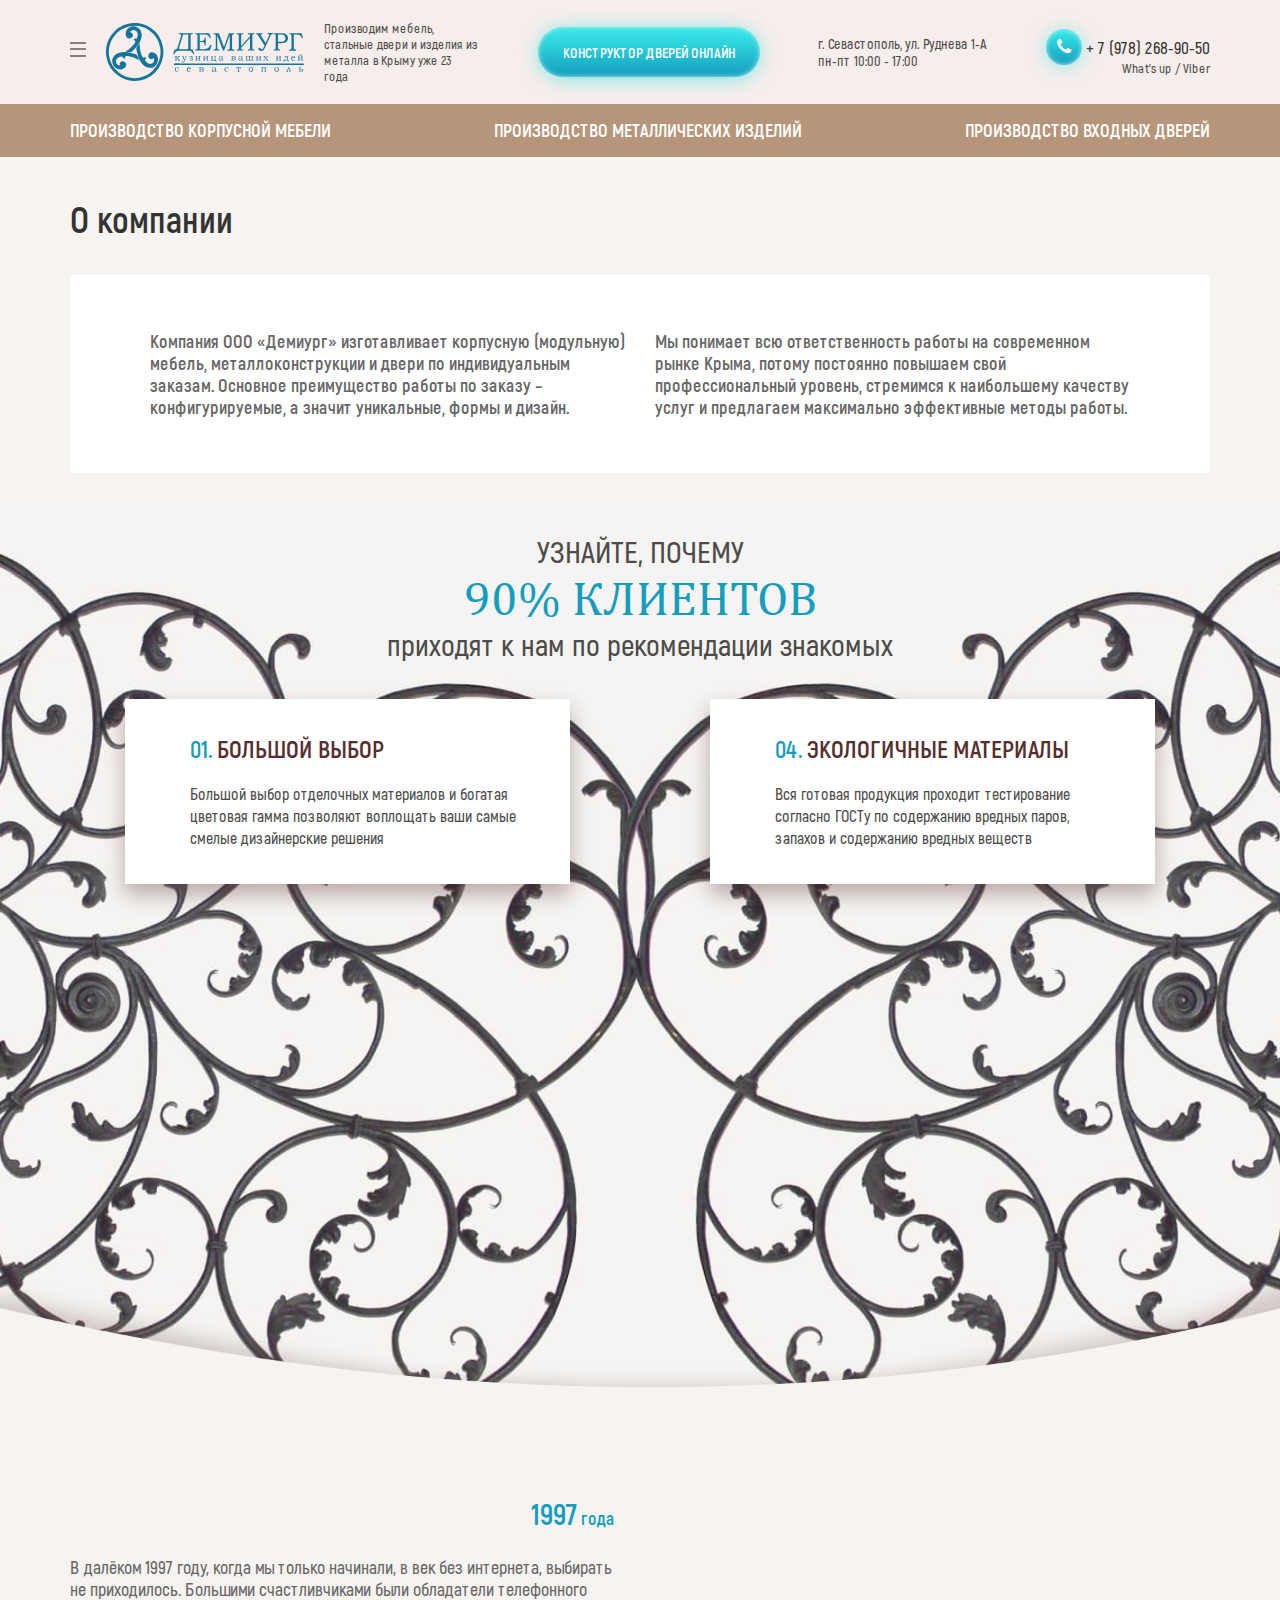
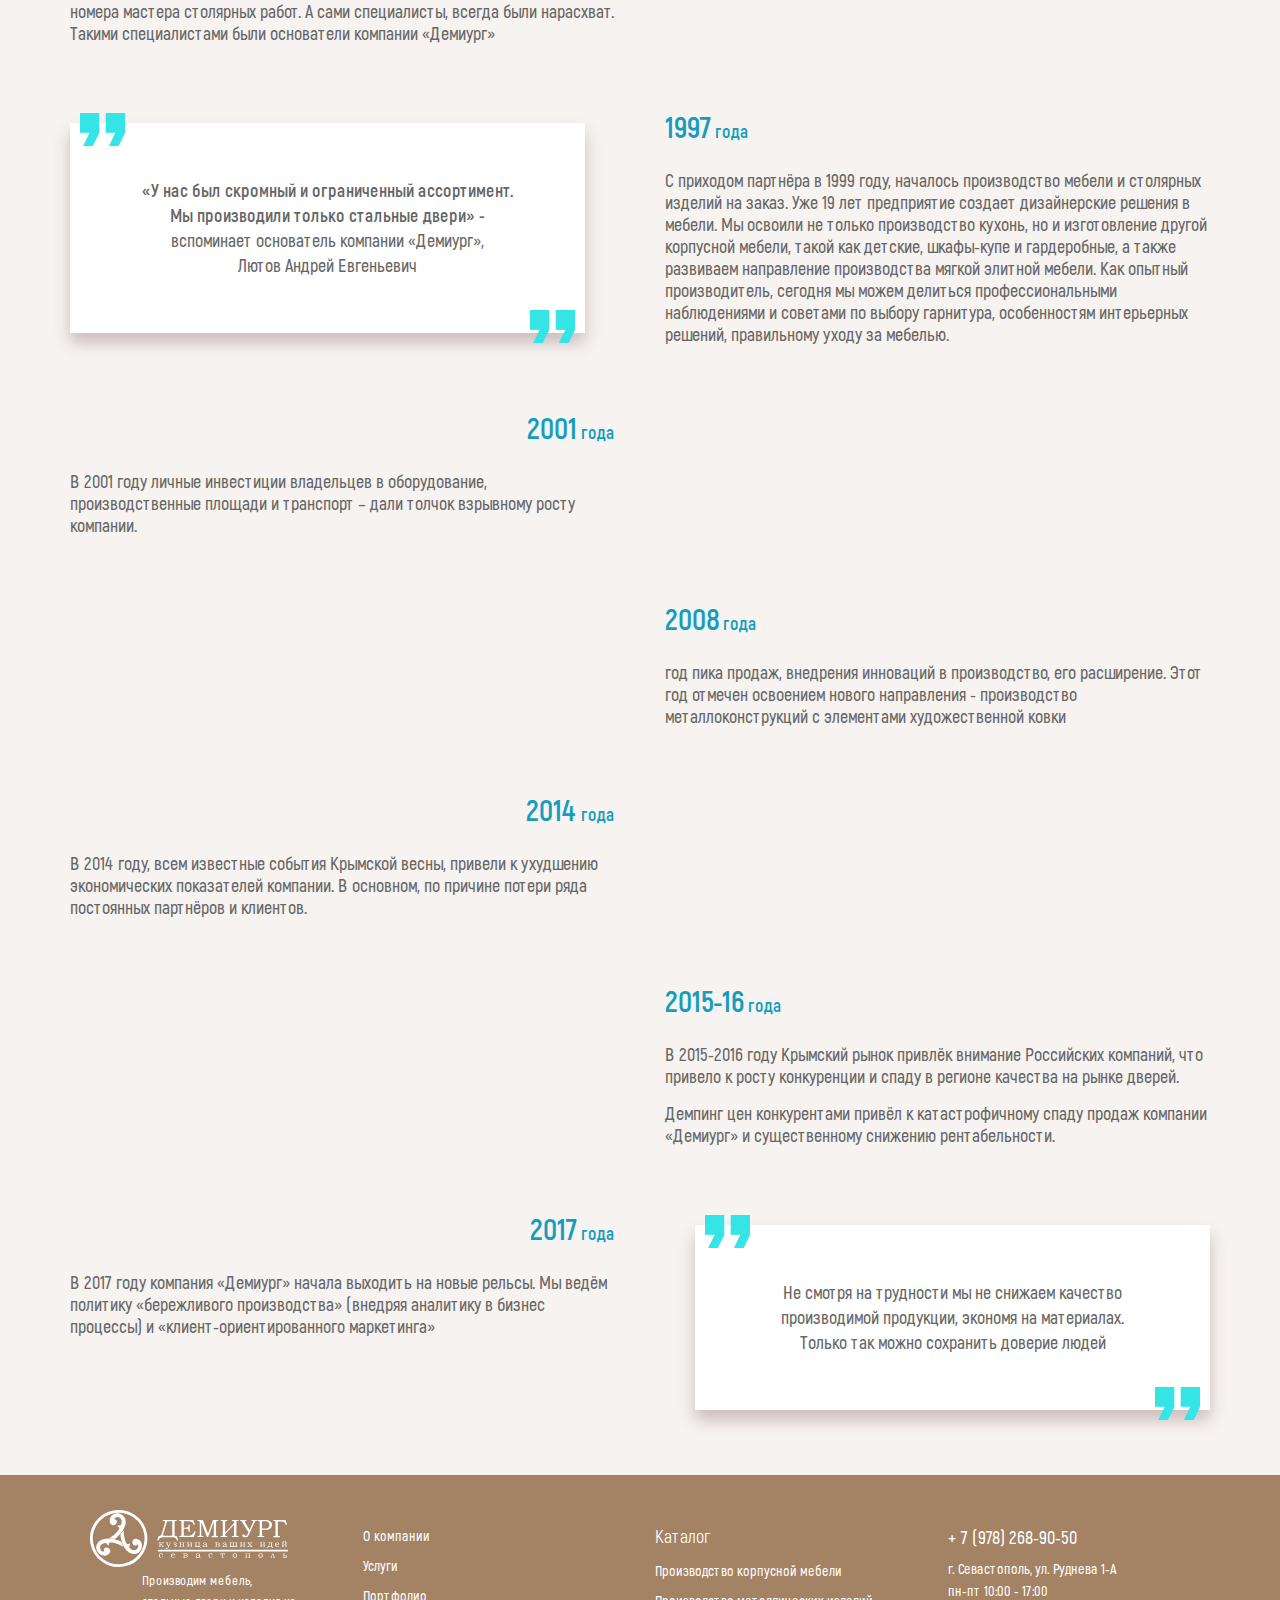
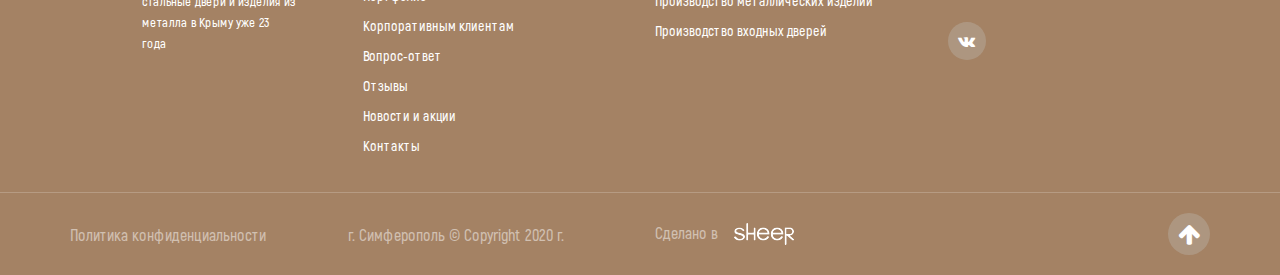
<file: about.html>
<!DOCTYPE html>
<!--[if lt IE 7]><html lang="ru" class="lt-ie9 lt-ie8 lt-ie7"><![endif]-->
<!--[if IE 7]><html lang="ru" class="lt-ie9 lt-ie8"><![endif]-->
<!--[if IE 8]><html lang="ru" class="lt-ie9"><![endif]-->
<!--[if gt IE 8]><!-->
<html lang="ru">
<!--<![endif]-->
<head>
	<meta charset="utf-8" />
	<title>Заголовок</title>
	<meta name="description" content="" />
	<meta http-equiv="X-UA-Compatible" content="IE=edge" />
	<meta name="viewport" content="width=device-width, initial-scale=1.0" />
	<link rel="shortcut icon" href="favicon.png" />
	<link rel="stylesheet" href="libs/bootstrap/bootstrap-grid.css" />
	<link rel="stylesheet" href="libs/font-awesome-4.7.0/css/font-awesome.min.css" />
	<link rel="stylesheet" href="libs/fancybox/jquery.fancybox.css" />
	<link rel="stylesheet" href="libs/animate/animate.min.css" />
	<link rel="stylesheet" href="libs/slick-1.5.9/slick/slick.css" />
	<link rel="stylesheet" href="libs/slick-1.5.9/slick/slick-theme.css" />
	<link rel="stylesheet" href="css/fonts.css" />
	<link rel="stylesheet" href="css/main.css?ver=1.10" />
	<link rel="stylesheet" href="css/media.css?ver=1.10" />
</head>
<body>

	<div class="wrapper">

		<header class="header">
			<div class="container">
				<div class="d_flex">
					<div class="header__left">
						<span class="btn_nav">
							<span class='sandwich'>
								<span class='sw-topper'></span>
								<span class='sw-bottom'></span>
								<span class='sw-footer'></span>
							</span>
						</span>
						<a href="#" class="logo">
							<img src="img/logo.svg" alt="alt">
						</a>
						<div class="logo-descr">Производим мебель, стальные двери и изделия из металла в Крыму уже 23 года</div>
					</div>
					<a href="#" class="btn-main">КОНСТРУКТОР ДВЕРЕЙ ОНЛАЙН</a>
					<div class="header__locataion">
						<div>г. Севастополь, ул. Руднева 1-А</div>
						<div>пн-пт 10:00 - 17:00</div>
					</div>
					<div class="header__right">
						<a href="#" class="whatsapp-main" rel="nofollow">
							<i class="fa fa-phone"></i>
						</a>
						<a href="tel:+79782689050" class="phone-main" rel="nofollow">+ 7 (978) 268-90-50</a>
						<div class="descr-phones">What's up / Viber</div>
					</div>
				</div>
			</div>
		</header>

		<div class="nav">
			<div class="container">
				<ul class="nav-list">
					<li><a href="#">Производство корпусной мебели</a></li>
					<li><a href="#">Производство металлических изделий</a></li>
					<li><a href="#">Производство входных дверей</a></li>
				</ul>
			</div>
		</div>

		<div class="section-about">
			<div class="container">
				<h2 class="title-section">О компании</h2>
				<div class="about-block">
					<div class="row">
						<div class="col-lg-6">
							<p>Компания ООО «Демиург» изготавливает корпусную (модульную) мебель, металлоконструкции и двери по индивидуальным заказам. Основное преимущество работы по заказу – конфигурируемые, а значит уникальные, формы и дизайн.</p>
						</div>
						<div class="col-lg-6">
							<p>Мы понимает всю ответственность работы на современном рынке Крыма, потому постоянно повышаем свой профессиональный уровень, стремимся к наибольшему качеству услуг и предлагаем максимально эффективные методы работы.</p>
						</div>
					</div>
				</div>
			</div>
		</div>

		<div class="advantages">
			<div class="container">
				<div class="descr-advantage">узнайте, почему</div>
				<div class="title-advantage">90% клиентов</div>
				<div class="descr-advantage descr-advantage_bottom">приходят к нам по рекомендации знакомых </div>
				<div class="row row_advantages">
					<div class="col-lg-6 col-md-6">
						<div class="item-advantage slideInUp wow" data-wow-iteration="1">
							<div class="item-advantage__title"><span>01.</span> Большой выбор</div>
							<article>
								<p>Большой выбор отделочных материалов и богатая цветовая гамма позволяют воплощать ваши самые смелые дизайнерские решения</p>
							</article>
						</div>
						<div class="item-advantage slideInUp wow" data-wow-iteration="1">
							<div class="item-advantage__title"><span>02.</span> Бесплатно предлагаем: </div>
							<article>
								<ul>
									<li>Доставка по Севастополю</li>
									<li>Демонтаж дверей</li>
									<li>Замеры двери</li>
								</ul>
							</article>
						</div>
						<div class="item-advantage slideInUp wow" data-wow-iteration="1">
							<div class="item-advantage__title"><span>03.</span> Бесплатно предлагаем: </div>
							<article>
								<p>Гарантия на изделия 2 года, на работы <br>по установке 1 год</p>
							</article>
						</div>
					</div>
					<div class="col-lg-6 col-md-6">
						<div class="item-advantage slideInUp wow" data-wow-iteration="1">
							<div class="item-advantage__title"><span>04.</span> Экологичные материалы</div>
							<article>
								<p>Вся готовая продукция проходит тестирование согласно ГОСТу по содержанию вредных паров, запахов и содержанию вредных веществ</p>
							</article>
						</div>
						<div class="item-advantage slideInUp wow" data-wow-iteration="1">
							<div class="item-advantage__title"><span>05.</span> налаженное производство</div>
							<article>
								<p>Производство налажено и отработано опытным путем, благодаря этому мы экономим время вашего ожидания и вы получаете изделия в кратчайшие сроки</p>
							</article>
						</div>
						<div class="item-advantage slideInUp wow" data-wow-iteration="1">
							<div class="item-advantage__title"><span>06.</span> низкие цены</div>
							<article>
								<p>Цены ниже рыночных на 20 % благодаря собственному производству и отсутствию посредников</p>
							</article>
						</div>
					</div>
				</div>
			</div>
		</div>

		<div class="section-history">
			<div class="container">
				<div class="history-block">
					<div class="item-history">
						<div class="row">
							<div class="col-lg-6">
								<div class="item-history__year"><span>1997</span> года</div>
								<article>
									<p>В далёком 1997 году, когда мы только начинали, в век без интернета, выбирать не приходилось. Большими счастливчиками были обладатели телефонного номера мастера столярных работ. А сами специалисты, всегда были нарасхват. Такими специалистами были основатели компании «Демиург» </p>
								</article>
							</div>
							<div class="col-lg-6"></div>
						</div>
						<div class="item-history__line slideInUp wow" data-wow-iteration="1"></div>
						<div class="item-history__circle zoomIn wow" data-wow-iteration="1"></div>
					</div>
					<div class="item-history">
						<div class="row">
							<div class="col-lg-6 col_cuote">
								<div class="quote-block">
									<b>«У нас был скромный и ограниченный ассортимент. Мы производили только стальные двери» - </b>
									<p>вспоминает основатель компании «Демиург», <br>Лютов Андрей Евгеньевич</p>
								</div>
							</div>
							<div class="col-lg-6">
								<div class="item-history__year"><span>1997</span> года</div>
								<article>
									<p>С приходом партнёра в 1999 году, началось производство мебели и столярных изделий на заказ. Уже 19 лет предприятие создает дизайнерские решения в мебели. Мы освоили не только производство кухонь, но и изготовление другой корпусной мебели, такой как детские, шкафы-купе и гардеробные, а также развиваем направление производства мягкой элитной мебели. Как опытный производитель, сегодня мы можем делиться профессиональными наблюдениями и советами по выбору гарнитура, особенностям интерьерных решений, правильному уходу за мебелью.</p>
								</article>
							</div>
						</div>
						<div class="item-history__line slideInUp wow" data-wow-iteration="1"></div>
						<div class="item-history__circle zoomIn wow" data-wow-iteration="1"></div>
					</div>
					<div class="item-history">
						<div class="row">
							<div class="col-lg-6">
								<div class="item-history__year"><span>2001</span> года</div>
								<article>
									<p>В 2001 году личные инвестиции владельцев в оборудование, производственные площади и транспорт – дали толчок взрывному росту компании.</p>
								</article>
							</div>
							<div class="col-lg-6"></div>
						</div>
						<div class="item-history__line slideInUp wow" data-wow-iteration="1"></div>
						<div class="item-history__circle zoomIn wow" data-wow-iteration="1"></div>
					</div>
					<div class="item-history">
						<div class="row">
							<div class="col-lg-6"></div>
							<div class="col-lg-6">
								<div class="item-history__year"><span>2008</span> года</div>
								<article>
									<p>год пика продаж, внедрения инноваций в производство, его расширение. Этот год отмечен освоением нового направления - производство металлоконструкций с элементами художественной ковки</p>
								</article>
							</div>
						</div>
						<div class="item-history__line slideInUp wow" data-wow-iteration="1"></div>
						<div class="item-history__circle zoomIn wow" data-wow-iteration="1"></div>
					</div>
					<div class="item-history">
						<div class="row">
							<div class="col-lg-6">
								<div class="item-history__year"><span>2014</span> года</div>
								<article>
									<p>В 2014 году,  всем известные события Крымской весны, привели к ухудшению экономических показателей компании. В основном, по причине потери ряда постоянных партнёров и клиентов.</p>
								</article>
							</div>
							<div class="col-lg-6"></div>
						</div>
						<div class="item-history__line slideInUp wow" data-wow-iteration="1"></div>
						<div class="item-history__circle zoomIn wow" data-wow-iteration="1"></div>
					</div>
					<div class="item-history">
						<div class="row">
							<div class="col-lg-6"></div>
							<div class="col-lg-6">
								<div class="item-history__year"><span>2015-16</span> года</div>
								<article>
									<p>В 2015-2016 году Крымский рынок привлёк внимание Российских компаний, что привело к росту конкуренции и спаду в регионе  качества  на рынке дверей.</p>
									<p>Демпинг цен конкурентами привёл к катастрофичному спаду продаж компании «Демиург» и существенному снижению рентабельности.</p>
								</article>
							</div>
						</div>
						<div class="item-history__line slideInUp wow" data-wow-iteration="1"></div>
						<div class="item-history__circle zoomIn wow" data-wow-iteration="1"></div>
					</div>
					<div class="item-history">
						<div class="row">
							<div class="col-lg-6">
								<div class="item-history__year"><span>2017</span> года</div>
								<article>
									<p>В 2017 году  компания «Демиург» начала выходить на новые рельсы. Мы ведём политику «бережливого производства» (внедряя аналитику в бизнес процессы) и «клиент-ориентированного маркетинга»</p>
								</article>
							</div>
							<div class="col-lg-6 col_cuote">
								<div class="quote-block">
									<p>Не смотря на трудности мы не снижаем качество производимой продукции, экономя на материалах. Только так можно сохранить доверие людей</p>
								</div>
							</div>
						</div>
						<div class="item-history__line slideInUp wow" data-wow-iteration="1"></div>
						<div class="item-history__circle zoomIn wow" data-wow-iteration="1"></div>
					</div>
				</div>
			</div>
		</div>

		<footer class="footer">
			<div class="container">
				<div class="row">
					<div class="col-lg-3 col-md-3">
						<a href="#" class="logo">
							<img src="img/logo2.svg" alt="alt">
						</a>
						<div class="logo-descr-footer">Производим мебель, стальные двери и изделия из металла в Крыму уже 23 года</div>
					</div>
					<div class="col-lg-3 col-md-3">
						<ul class="footer__list">
							<li><a href="#">О компании</a></li>
							<li><a href="#">Услуги</a></li>
							<li><a href="#">Портфолио</a></li>
							<li><a href="#">Корпоративным клиентам</a></li>
							<li><a href="#">Вопрос-ответ</a></li>
							<li><a href="#">Отзывы</a></li>
							<li><a href="#">Новости и акции</a></li>
							<li><a href="#">Контакты</a></li>
						</ul>
					</div>
					<div class="col-lg-3 col-md-3">
						<div class="footer__title">Каталог</div>
						<ul class="footer__list">
							<li><a href="#">Производство корпусной мебели  </a></li>
							<li><a href="#">Производство металлических изделий</a></li>
							<li><a href="#">Производство входных дверей</a></li>
						</ul>
					</div>
					<div class="col-lg-3 col-md-12">
						<a href="tel:+79782689050" class="phone-main" rel="nofollow">+ 7 (978) 268-90-50</a>
						<div class="footer__location">
							<div>г. Севастополь, ул. Руднева 1-А</div>
							<div>пн-пт 10:00 - 17:00</div>
						</div>
						<ul class="list-social">
							<li><a href="#" rel="nofollow"><i class="fa fa-vk"></i></a></li>
						</ul>
					</div>
				</div>
			</div>
			<div class="footer__bottom">
				<div class="container">
					<div class="row align-items-center">
						<div class="col-md-3">
							<a href="#" class="footer__link">Политика конфиденциальности</a>
						</div>
						<div class="col-md-3 col_pl">
							<p>г. Симферополь © Copyright  2020 г.</p>
						</div>
						<div class="col-md-3">
							<div class="create">Сделано в <img src="img/create.png" alt="alt"></div>
						</div>
						<div class="col-md-3 align_right">
							<a href="#" class="btn_top"><i class="fa fa-arrow-up"></i></a>
						</div>
					</div>
				</div>
			</div>
		</footer>
		
	</div>

	<!--[if lt IE 9]>
	<script src="libs/html5shiv/es5-shim.min.js"></script>
	<script src="libs/html5shiv/html5shiv.min.js"></script>
	<script src="libs/html5shiv/html5shiv-printshiv.min.js"></script>
	<script src="libs/respond/respond.min.js"></script>
<![endif]-->
<script src="libs/jquery/jquery-1.11.1.min.js"></script>
<script src="libs/jquery-mousewheel/jquery.mousewheel.min.js"></script>
<script src="libs/fancybox/jquery.fancybox.pack.js"></script>
<script src="libs/mask/jquery.maskedinput.js"></script>
<script src="libs/animate/wow.min.js"></script>
<script src="libs/animate/animate-css.js"></script>
<script src="libs/slick-1.5.9/slick/slick.min.js"></script>
<script src="libs/scroll2id/PageScroll2id.min.js"></script>
<script src="js/common.js?ver=1.9"></script>
<!-- Yandex.Metrika counter --><!-- /Yandex.Metrika counter -->
<!-- Google Analytics counter --><!-- /Google Analytics counter -->
</body>
</html>
</file>
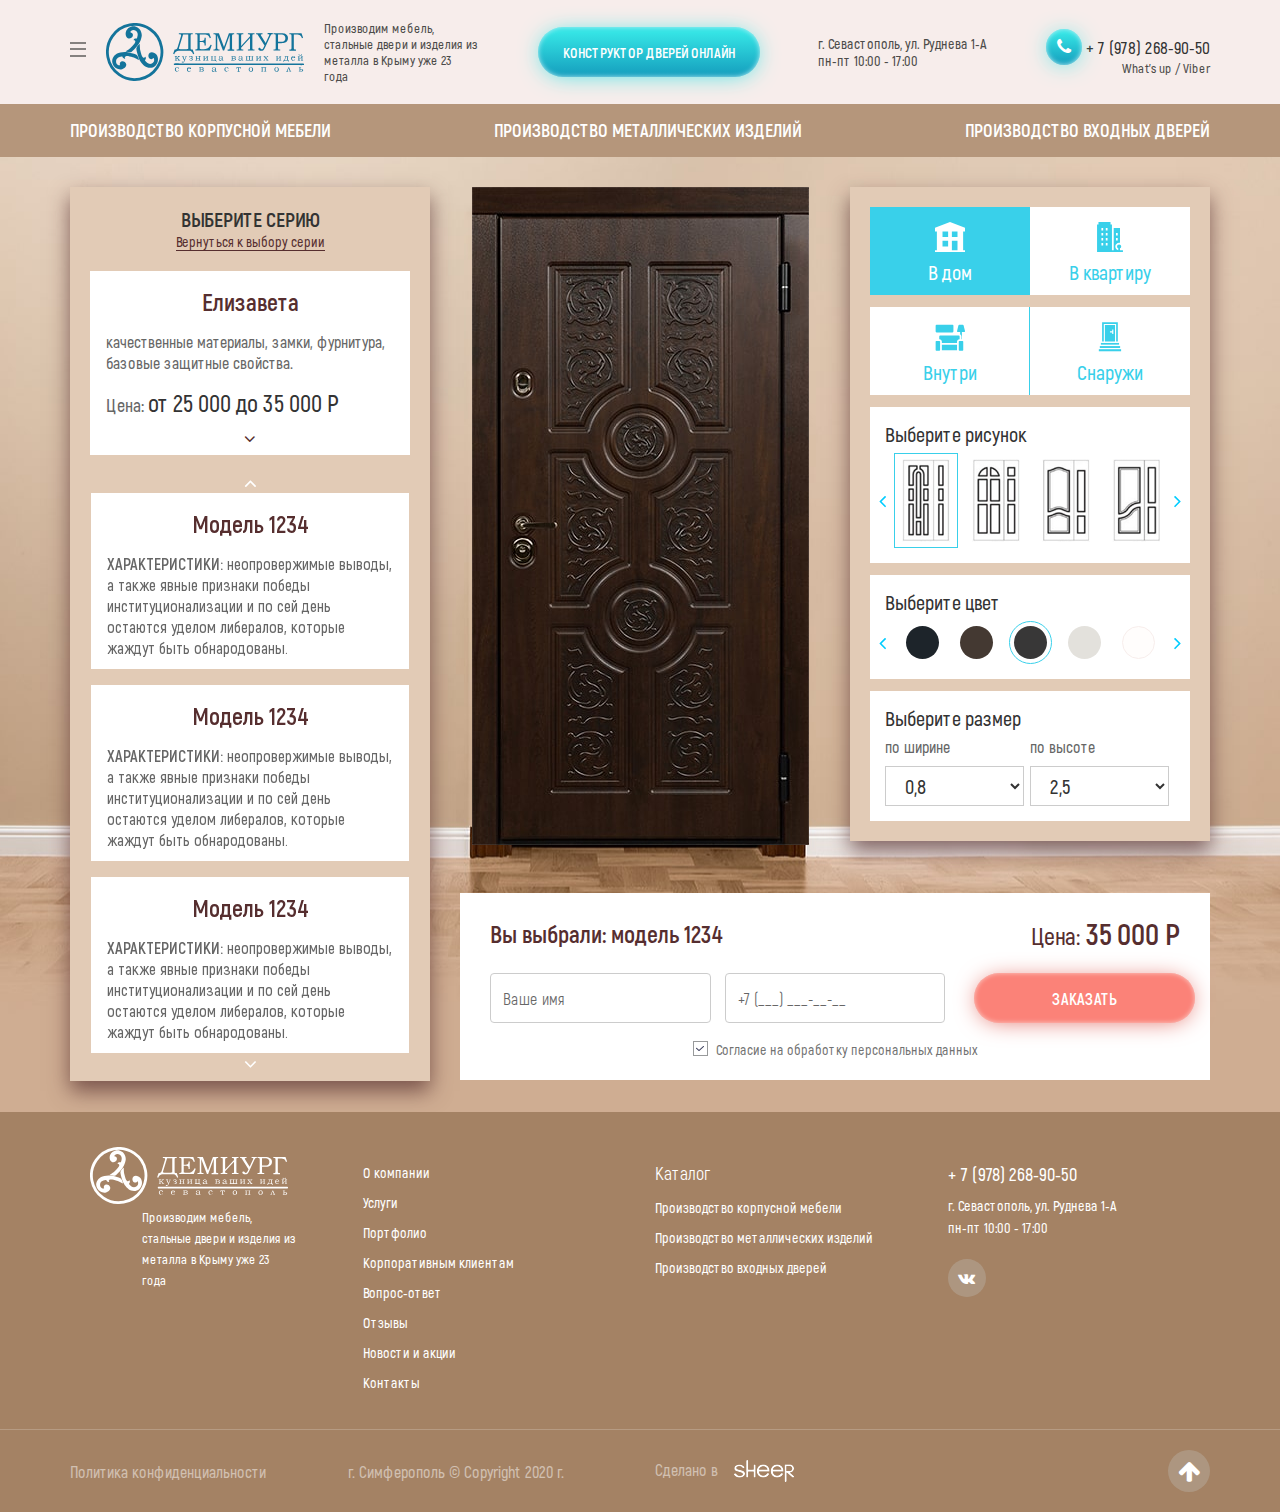
<file: calculator.html>
<!DOCTYPE html>
<!--[if lt IE 7]><html lang="ru" class="lt-ie9 lt-ie8 lt-ie7"><![endif]-->
<!--[if IE 7]><html lang="ru" class="lt-ie9 lt-ie8"><![endif]-->
<!--[if IE 8]><html lang="ru" class="lt-ie9"><![endif]-->
<!--[if gt IE 8]><!-->
<html lang="ru">
<!--<![endif]-->
<head>
	<meta charset="utf-8" />
	<title>Заголовок</title>
	<meta name="description" content="" />
	<meta http-equiv="X-UA-Compatible" content="IE=edge" />
	<meta name="viewport" content="width=device-width, initial-scale=1.0" />
	<link rel="shortcut icon" href="favicon.png" />
	<link rel="stylesheet" href="libs/bootstrap/bootstrap-grid.css" />
	<link rel="stylesheet" href="libs/font-awesome-4.7.0/css/font-awesome.min.css" />
	<link rel="stylesheet" href="libs/fancybox/jquery.fancybox.css" />
	<link rel="stylesheet" href="libs/animate/animate.min.css" />
	<link rel="stylesheet" href="libs/slick-1.5.9/slick/slick.css" />
	<link rel="stylesheet" href="libs/slick-1.5.9/slick/slick-theme.css" />
	<link rel="stylesheet" href="css/fonts.css" />
	<link rel="stylesheet" href="css/main.css?ver=1.10" />
	<link rel="stylesheet" href="css/media.css?ver=1.10" />
</head>
<body>

	<div class="wrapper">

		<header class="header">
			<div class="container">
				<div class="d_flex">
					<div class="header__left">
						<span class="btn_nav">
							<span class='sandwich'>
								<span class='sw-topper'></span>
								<span class='sw-bottom'></span>
								<span class='sw-footer'></span>
							</span>
						</span>
						<a href="#" class="logo">
							<img src="img/logo.svg" alt="alt">
						</a>
						<div class="logo-descr">Производим мебель, стальные двери и изделия из металла в Крыму уже 23 года</div>
					</div>
					<a href="#" class="btn-main">КОНСТРУКТОР ДВЕРЕЙ ОНЛАЙН</a>
					<div class="header__locataion">
						<div>г. Севастополь, ул. Руднева 1-А</div>
						<div>пн-пт 10:00 - 17:00</div>
					</div>
					<div class="header__right">
						<a href="#" class="whatsapp-main" rel="nofollow">
							<i class="fa fa-phone"></i>
						</a>
						<a href="tel:+79782689050" class="phone-main" rel="nofollow">+ 7 (978) 268-90-50</a>
						<div class="descr-phones">What's up / Viber</div>
					</div>
				</div>
			</div>
		</header>

		<div class="nav">
			<div class="container">
				<ul class="nav-list">
					<li><a href="#">Производство корпусной мебели</a></li>
					<li><a href="#">Производство металлических изделий</a></li>
					<li><a href="#">Производство входных дверей</a></li>
				</ul>
			</div>
		</div>

		<div class="section-calculator">
			<div class="container">
				<div class="row">
					<div class="col-lg-4 col-md-6">
						<div class="selection__block">
							<div class="selection__title selection__title_center">Выберите серию</div>
							<div class="align_center">
								<a href="#" class="link-block">Вернуться к выбору серии</a>
							</div>
							<div class="serie-block">
								<div class="serie-block__title">Елизавета</div>
								<p>качественные материалы, замки, фурнитура, базовые защитные свойства.</p>
								<div class="serie-block__price">Цена: <span>от 25 000 до 35 000 Р</span></div>
								<div class="align_center">
									<a href="#" class="serie-block__arrow">
										<i class="fa fa-angle-down"></i>
									</a>
								</div>
							</div>
							<ul class="slider-series">
								<li>
									<div class="serie-block">
										<div class="serie-block__title">Модель 1234</div>
										<p><span>ХАРАКТЕРИСТИКИ:</span> неопровержимые выводы, а также явные признаки победы институционализации и по сей день остаются уделом либералов, которые жаждут быть обнародованы. </p>
									</div>
								</li>
								<li>
									<div class="serie-block">
										<div class="serie-block__title">Модель 1234</div>
										<p><span>ХАРАКТЕРИСТИКИ:</span> неопровержимые выводы, а также явные признаки победы институционализации и по сей день остаются уделом либералов, которые жаждут быть обнародованы. </p>
									</div>
								</li>
								<li>
									<div class="serie-block">
										<div class="serie-block__title">Модель 1234</div>
										<p><span>ХАРАКТЕРИСТИКИ:</span> неопровержимые выводы, а также явные признаки победы институционализации и по сей день остаются уделом либералов, которые жаждут быть обнародованы. </p>
									</div>
								</li>
								<li>
									<div class="serie-block">
										<div class="serie-block__title">Модель 1234</div>
										<p><span>ХАРАКТЕРИСТИКИ:</span> неопровержимые выводы, а также явные признаки победы институционализации и по сей день остаются уделом либералов, которые жаждут быть обнародованы. </p>
									</div>
								</li>
								<li>
									<div class="serie-block">
										<div class="serie-block__title">Модель 1234</div>
										<p><span>ХАРАКТЕРИСТИКИ:</span> неопровержимые выводы, а также явные признаки победы институционализации и по сей день остаются уделом либералов, которые жаждут быть обнародованы. </p>
									</div>
								</li>
							</ul>
						</div>
					</div>
					<div class="col-lg-4 col_table-order">
						<div class="selection__image">
							<img src="img/selection_img1.jpg" alt="alt">
						</div>
					</div>
					<div class="col-lg-4 col-md-6">
						<div class="selection__block">
							<ul class="choose-type">
								<li>
									<div class="choose-type__item active">
										<div class="choose-type__image">
											<img src="img/apartment1.svg" alt="alt">
											<img src="img/apartment.svg" alt="alt">
										</div>
										<span>В дом</span>
									</div>
								</li>
								<li>
									<div class="choose-type__item">
										<div class="choose-type__image">
											<img src="img/flat1.svg" alt="alt">
											<img src="img/flat.svg" alt="alt">
										</div>
										<span>В квартиру</span>
									</div>
								</li>
							</ul>
							<ul class="choose-type">
								<li>
									<div class="choose-type__item">
										<div class="choose-type__image">
											<img src="img/living-room1.svg" alt="alt">
											<img src="img/living-room.svg" alt="alt">
										</div>
										<span>Внутри</span>
									</div>
								</li>
								<li>
									<div class="choose-type__item">
										<div class="choose-type__image">
											<img src="img/stairway1.svg" alt="alt">
											<img src="img/stairway.svg" alt="alt">
										</div>
										<span>Снаружи</span>
									</div>
								</li>
							</ul>
							<div class="choose-block">
								<div class="selection__title">Выберите рисунок</div>
								<ul class="slider-picture">
									<li>
										<div class="item-picture active">
											<img src="img/picture1.jpg" alt="alt">
										</div>
									</li>
									<li>
										<div class="item-picture">
											<img src="img/picture2.jpg" alt="alt">
										</div>
									</li>
									<li>
										<div class="item-picture">
											<img src="img/picture3.jpg" alt="alt">
										</div>
									</li>
									<li>
										<div class="item-picture">
											<img src="img/picture4.jpg" alt="alt">
										</div>
									</li>
									<li>
										<div class="item-picture">
											<img src="img/picture1.jpg" alt="alt">
										</div>
									</li>
								</ul>
							</div>
							<div class="choose-block">
								<div class="selection__title">Выберите цвет</div>
								<ul class="slider-colors">
									<li>
										<div class="slider-colors__item">
											<div class="item-color" style="background-color: #1d242a;"></div>
										</div>
									</li>
									<li>
										<div class="slider-colors__item">
											<div class="item-color" style="background-color: #443932;"></div>
										</div>
									</li>
									<li>
										<div class="slider-colors__item active">
											<div class="item-color" style="background-color: #383737;"></div>
										</div>
									</li>
									<li>
										<div class="slider-colors__item">
											<div class="item-color" style="background-color: #e3e1dc;"></div>
										</div>
									</li>
									<li>
										<div class="slider-colors__item">
											<div class="item-color" style="background-color: #fffdfc; border: 1px #f7edeb solid"></div>
										</div>
									</li>
									<li>
										<div class="slider-colors__item">
											<div class="item-color" style="background-color: #1d242a;"></div>
										</div>
									</li>
								</ul>
							</div>
							<div class="choose-block">
								<div class="selection__title">Выберите размер</div>
								<div class="block-size">
									<div class="block-size__title">по ширине</div>
									<select>
										<option value="1">0,8</option>
										<option value="1">0,9</option>
										<option value="1">1</option>
									</select>
								</div>
								<div class="block-size">
									<div class="block-size__title">по высоте</div>
									<select>
										<option value="1">2,5</option>
										<option value="1">3,0</option>
										<option value="1">3,5</option>
									</select>
								</div>
							</div>
						</div>
					</div>
				</div>
				<div class="bottom-calculator">
					<div class="row">
						<div class="col-lg-8 offset-lg-4">
							<div class="bottom-calculator__block">
								<div class="bottom-calculator__head">
									<div class="bottom-calculator__title">Вы выбрали: модель 1234</div>
									<div class="bottom-calculator__price">Цена: <span>35 000 Р</span></div>
								</div>
								<form>
									<div class="row">
										<div class="col-md-4">
											<input type="text" placeholder="Ваше имя" required="required">
										</div>
										<div class="col-md-4">
											<input type="text" placeholder="+7 (___) ___-__-__" required="required" class="input-phone">
										</div>
										<div class="col-md-4">
											<button class="btn-main btn-main__page" type="submit">заказать</button>
										</div>
									</div>
									<div class="align_center">
										<div class="checkbox">
											<label>
												<input type="checkbox" required="required" checked="checked" />
												<span>Согласие на обработку персональных данных</span>
											</label>
										</div>
									</div>
								</form>
							</div>
						</div>
					</div>
				</div>
			</div>
		</div>

		<footer class="footer">
			<div class="container">
				<div class="row">
					<div class="col-lg-3 col-md-3">
						<a href="#" class="logo">
							<img src="img/logo2.svg" alt="alt">
						</a>
						<div class="logo-descr-footer">Производим мебель, стальные двери и изделия из металла в Крыму уже 23 года</div>
					</div>
					<div class="col-lg-3 col-md-3">
						<ul class="footer__list">
							<li><a href="#">О компании</a></li>
							<li><a href="#">Услуги</a></li>
							<li><a href="#">Портфолио</a></li>
							<li><a href="#">Корпоративным клиентам</a></li>
							<li><a href="#">Вопрос-ответ</a></li>
							<li><a href="#">Отзывы</a></li>
							<li><a href="#">Новости и акции</a></li>
							<li><a href="#">Контакты</a></li>
						</ul>
					</div>
					<div class="col-lg-3 col-md-3">
						<div class="footer__title">Каталог</div>
						<ul class="footer__list">
							<li><a href="#">Производство корпусной мебели  </a></li>
							<li><a href="#">Производство металлических изделий</a></li>
							<li><a href="#">Производство входных дверей</a></li>
						</ul>
					</div>
					<div class="col-lg-3 col-md-12">
						<a href="tel:+79782689050" class="phone-main" rel="nofollow">+ 7 (978) 268-90-50</a>
						<div class="footer__location">
							<div>г. Севастополь, ул. Руднева 1-А</div>
							<div>пн-пт 10:00 - 17:00</div>
						</div>
						<ul class="list-social">
							<li><a href="#" rel="nofollow"><i class="fa fa-vk"></i></a></li>
						</ul>
					</div>
				</div>
			</div>
			<div class="footer__bottom">
				<div class="container">
					<div class="row align-items-center">
						<div class="col-md-3">
							<a href="#" class="footer__link">Политика конфиденциальности</a>
						</div>
						<div class="col-md-3 col_pl">
							<p>г. Симферополь © Copyright  2020 г.</p>
						</div>
						<div class="col-md-3">
							<div class="create">Сделано в <img src="img/create.png" alt="alt"></div>
						</div>
						<div class="col-md-3 align_right">
							<a href="#" class="btn_top"><i class="fa fa-arrow-up"></i></a>
						</div>
					</div>
				</div>
			</div>
		</footer>
		
	</div>

	<!--[if lt IE 9]>
	<script src="libs/html5shiv/es5-shim.min.js"></script>
	<script src="libs/html5shiv/html5shiv.min.js"></script>
	<script src="libs/html5shiv/html5shiv-printshiv.min.js"></script>
	<script src="libs/respond/respond.min.js"></script>
<![endif]-->
<script src="libs/jquery/jquery-1.11.1.min.js"></script>
<script src="libs/jquery-mousewheel/jquery.mousewheel.min.js"></script>
<script src="libs/fancybox/jquery.fancybox.pack.js"></script>
<script src="libs/mask/jquery.maskedinput.js"></script>
<script src="libs/animate/wow.min.js"></script>
<script src="libs/animate/animate-css.js"></script>
<script src="libs/slick-1.5.9/slick/slick.min.js"></script>
<script src="libs/scroll2id/PageScroll2id.min.js"></script>
<script src="js/common.js?ver=1.9"></script>
<!-- Yandex.Metrika counter --><!-- /Yandex.Metrika counter -->
<!-- Google Analytics counter --><!-- /Google Analytics counter -->
</body>
</html>
</file>
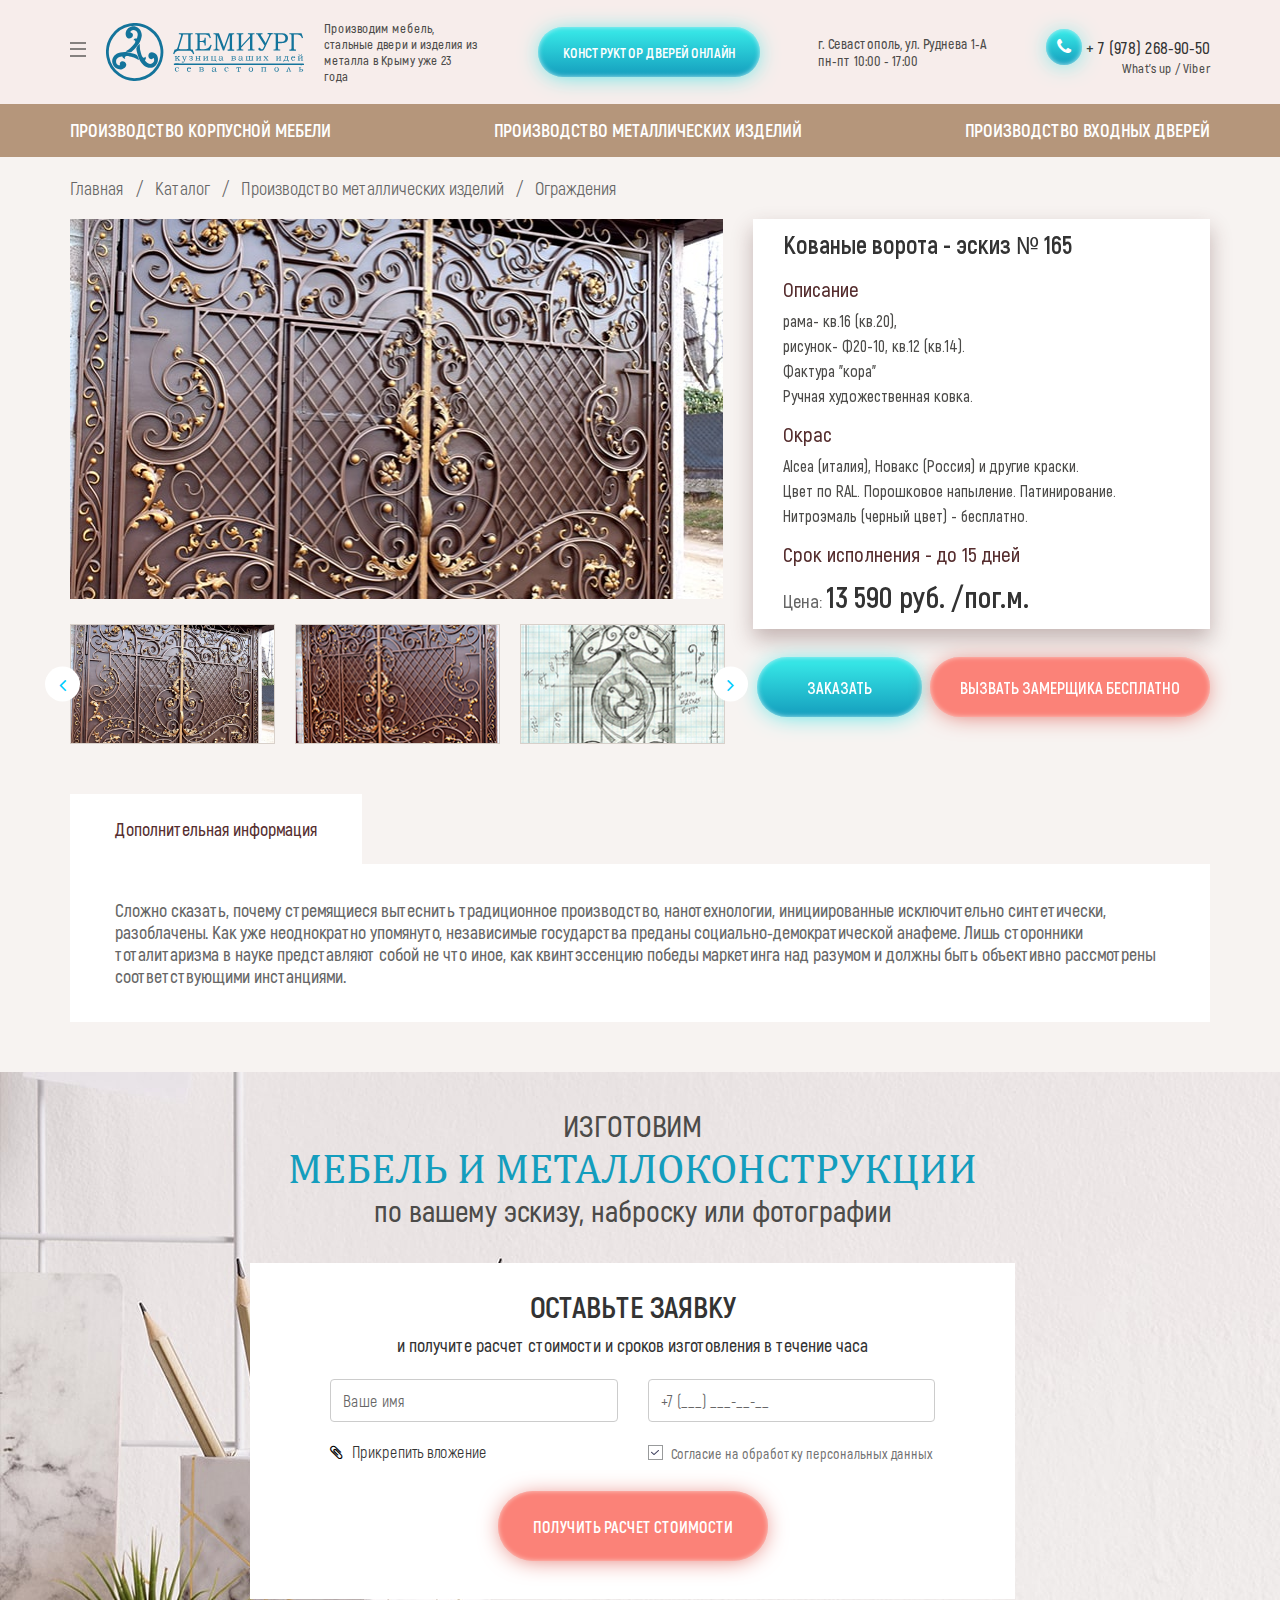
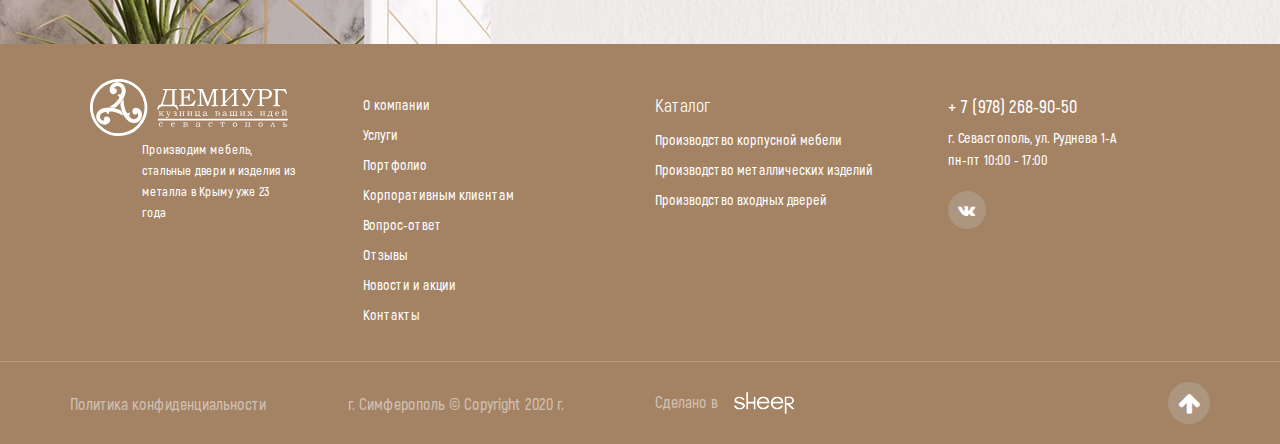
<file: card.html>
<!DOCTYPE html>
<!--[if lt IE 7]><html lang="ru" class="lt-ie9 lt-ie8 lt-ie7"><![endif]-->
<!--[if IE 7]><html lang="ru" class="lt-ie9 lt-ie8"><![endif]-->
<!--[if IE 8]><html lang="ru" class="lt-ie9"><![endif]-->
<!--[if gt IE 8]><!-->
<html lang="ru">
<!--<![endif]-->
<head>
	<meta charset="utf-8" />
	<title>Заголовок</title>
	<meta name="description" content="" />
	<meta http-equiv="X-UA-Compatible" content="IE=edge" />
	<meta name="viewport" content="width=device-width, initial-scale=1.0" />
	<link rel="shortcut icon" href="favicon.png" />
	<link rel="stylesheet" href="libs/bootstrap/bootstrap-grid.css" />
	<link rel="stylesheet" href="libs/font-awesome-4.7.0/css/font-awesome.min.css" />
	<link rel="stylesheet" href="libs/fancybox/jquery.fancybox.css" />
	<link rel="stylesheet" href="libs/animate/animate.min.css" />
	<link rel="stylesheet" href="libs/slick-1.5.9/slick/slick.css" />
	<link rel="stylesheet" href="libs/slick-1.5.9/slick/slick-theme.css" />
	<link rel="stylesheet" href="css/fonts.css" />
	<link rel="stylesheet" href="css/main.css?ver=1.10" />
	<link rel="stylesheet" href="css/media.css?ver=1.10" />
</head>
<body>

	<div class="wrapper">

		<header class="header">
			<div class="container">
				<div class="d_flex">
					<div class="header__left">
						<span class="btn_nav">
							<span class='sandwich'>
								<span class='sw-topper'></span>
								<span class='sw-bottom'></span>
								<span class='sw-footer'></span>
							</span>
						</span>
						<a href="#" class="logo">
							<img src="img/logo.svg" alt="alt">
						</a>
						<div class="logo-descr">Производим мебель, стальные двери и изделия из металла в Крыму уже 23 года</div>
					</div>
					<a href="#" class="btn-main">КОНСТРУКТОР ДВЕРЕЙ ОНЛАЙН</a>
					<div class="header__locataion">
						<div>г. Севастополь, ул. Руднева 1-А</div>
						<div>пн-пт 10:00 - 17:00</div>
					</div>
					<div class="header__right">
						<a href="#" class="whatsapp-main" rel="nofollow">
							<i class="fa fa-phone"></i>
						</a>
						<a href="tel:+79782689050" class="phone-main" rel="nofollow">+ 7 (978) 268-90-50</a>
						<div class="descr-phones">What's up / Viber</div>
					</div>
				</div>
			</div>
		</header>

		<div class="nav">
			<div class="container">
				<ul class="nav-list">
					<li><a href="#">Производство корпусной мебели</a></li>
					<li><a href="#">Производство металлических изделий</a></li>
					<li><a href="#">Производство входных дверей</a></li>
				</ul>
			</div>
		</div>

		<div class="section-card">
			<div class="container">
				<ul class="breadumbs">
					<li><a href="#">Главная</a><span>/</span></li>
					<li><a href="#">Каталог</a><span>/</span></li>
					<li><a href="#">Производство металлических изделий</a><span>/</span></li>
					<li>Ограждения</li>
				</ul>
				<div class="row">
					<div class="col-lg-7">
						<ul class="slider-for">
							<li>
								<div class="slider-for__item">
									<img src="img/slide1.jpg" alt="alt">
								</div>
							</li>
							<li>
								<div class="slider-for__item">
									<img src="img/slide2.jpg" alt="alt">
								</div>
							</li>
							<li>
								<div class="slider-for__item">
									<img src="img/slide3.jpg" alt="alt">
								</div>
							</li>
							<li>
								<div class="slider-for__item">
									<img src="img/slide1.jpg" alt="alt">
								</div>
							</li>
						</ul>
						<ul class="slider-nav">
							<li>
								<div class="slider-nav__item">
									<img src="img/slide1.jpg" alt="alt">
								</div>
							</li>
							<li>
								<div class="slider-nav__item">
									<img src="img/slide2.jpg" alt="alt">
								</div>
							</li>
							<li>
								<div class="slider-nav__item">
									<img src="img/slide3.jpg" alt="alt">
								</div>
							</li>
							<li>
								<div class="slider-nav__item">
									<img src="img/slide1.jpg" alt="alt">
								</div>
							</li>
						</ul>
					</div>
					<div class="col-lg-5">
						<div class="cart-block">
							<div class="cart-block__title">Кованые ворота - эскиз <span>№</span> 165</div>
							<div class="cart-block__name">Описание</div>
							<p>рама- кв.16 (кв.20), </p>
							<p>рисунок- Ф20-10, кв.12 (кв.14). </p>
							<p>Фактура "кора"</p>
							<p>Ручная художественная ковка.</p>
							<div class="cart-block__name">Окрас</div>
							<p>Alcea (италия), Новакс (Россия) и другие краски.</p>
							<p>Цвет по RAL. Порошковое напыление. Патинирование.</p>
							<p>Нитроэмаль (черный цвет) - бесплатно.</p>
							<div class="cart-block__name">Срок исполнения - до 15 дней</div>
							<div class="cart-block__price">Цена: <span>13 590 руб. /пог.м.</span></div>
						</div>
						<div class="buttons-card d_flex">
							<a href="#" class="btn-main">заказать</a>
							<a href="#" class="btn-main btn-main__page">Вызвать замерщика бесплатно</a>
						</div>
					</div>
				</div>
				<div class="info-card">
					<div class="info-card__title">Дополнительная информация</div>
					<div class="info-card__content">
						<article>
							<p>Сложно сказать, почему стремящиеся вытеснить традиционное производство, нанотехнологии, инициированные исключительно синтетически, разоблачены. Как уже неоднократно упомянуто, независимые государства преданы социально-демократической анафеме. Лишь сторонники тоталитаризма в науке представляют собой не что иное, как квинтэссенцию победы маркетинга над разумом и должны быть объективно рассмотрены соответствующими инстанциями.</p>
						</article>
					</div>
				</div>
			</div>
		</div>

		<div class="section-application">
			<div class="container">
				<div class="row">
					<div class="col-lg-8 offset-lg-2 col_pl">
						<div class="descr-advantage">изготовим</div>
						<div class="title-advantage">мебель и металлоконструкции</div>
						<div class="descr-advantage descr-advantage_bottom">по вашему эскизу, наброску или фотографии </div>
						<div class="block-form">
							<div class="align_center">
								<div class="block-form__title">Оставьте заявку </div>
								<div class="block-form__descr">и получите расчет стоимости и сроков изготовления в течение часа</div>
							</div>
							<form>
								<div class="row">
									<div class="col-lg-6">
										<input type="text" placeholder="Ваше имя" required="required">
									</div>
									<div class="col-lg-6">
										<input type="text" placeholder="+7 (___) ___-__-__" required="required" class="input-phone">
									</div>
									<div class="col-lg-6">
										<div class="fl-upld">
											<div id="fl_nm" class="name-upload"></div>
											<label><input id="fl_inp" type="file" name="file"><i class="fa fa-paperclip" aria-hidden="true"></i> Прикрепить вложение</label>
										</div>
									</div>
									<div class="col-lg-6">
										<div class="checkbox">
											<label>
												<input type="checkbox" required="required" checked="checked" />
												<span>Согласие на обработку персональных данных</span>
											</label>
										</div>
									</div>
								</div>
								<div class="align_center">
									<button class="btn-main btn-main__page" type="submit">получить расчет стоимости</button>
								</div>
							</form>
							<div class="block-form__image zoomIn wow" data-wow-iteration="1"></div>
						</div>
					</div>
				</div>
			</div>
		</div>

		<footer class="footer">
			<div class="container">
				<div class="row">
					<div class="col-lg-3 col-md-3">
						<a href="#" class="logo">
							<img src="img/logo2.svg" alt="alt">
						</a>
						<div class="logo-descr-footer">Производим мебель, стальные двери и изделия из металла в Крыму уже 23 года</div>
					</div>
					<div class="col-lg-3 col-md-3">
						<ul class="footer__list">
							<li><a href="#">О компании</a></li>
							<li><a href="#">Услуги</a></li>
							<li><a href="#">Портфолио</a></li>
							<li><a href="#">Корпоративным клиентам</a></li>
							<li><a href="#">Вопрос-ответ</a></li>
							<li><a href="#">Отзывы</a></li>
							<li><a href="#">Новости и акции</a></li>
							<li><a href="#">Контакты</a></li>
						</ul>
					</div>
					<div class="col-lg-3 col-md-3">
						<div class="footer__title">Каталог</div>
						<ul class="footer__list">
							<li><a href="#">Производство корпусной мебели  </a></li>
							<li><a href="#">Производство металлических изделий</a></li>
							<li><a href="#">Производство входных дверей</a></li>
						</ul>
					</div>
					<div class="col-lg-3 col-md-12">
						<a href="tel:+79782689050" class="phone-main" rel="nofollow">+ 7 (978) 268-90-50</a>
						<div class="footer__location">
							<div>г. Севастополь, ул. Руднева 1-А</div>
							<div>пн-пт 10:00 - 17:00</div>
						</div>
						<ul class="list-social">
							<li><a href="#" rel="nofollow"><i class="fa fa-vk"></i></a></li>
						</ul>
					</div>
				</div>
			</div>
			<div class="footer__bottom">
				<div class="container">
					<div class="row align-items-center">
						<div class="col-md-3">
							<a href="#" class="footer__link">Политика конфиденциальности</a>
						</div>
						<div class="col-md-3 col_pl">
							<p>г. Симферополь © Copyright  2020 г.</p>
						</div>
						<div class="col-md-3">
							<div class="create">Сделано в <img src="img/create.png" alt="alt"></div>
						</div>
						<div class="col-md-3 align_right">
							<a href="#" class="btn_top"><i class="fa fa-arrow-up"></i></a>
						</div>
					</div>
				</div>
			</div>
		</footer>
		
	</div>

	<!--[if lt IE 9]>
	<script src="libs/html5shiv/es5-shim.min.js"></script>
	<script src="libs/html5shiv/html5shiv.min.js"></script>
	<script src="libs/html5shiv/html5shiv-printshiv.min.js"></script>
	<script src="libs/respond/respond.min.js"></script>
<![endif]-->
<script src="libs/jquery/jquery-1.11.1.min.js"></script>
<script src="libs/jquery-mousewheel/jquery.mousewheel.min.js"></script>
<script src="libs/fancybox/jquery.fancybox.pack.js"></script>
<script src="libs/mask/jquery.maskedinput.js"></script>
<script src="libs/animate/wow.min.js"></script>
<script src="libs/animate/animate-css.js"></script>
<script src="libs/slick-1.5.9/slick/slick.min.js"></script>
<script src="libs/scroll2id/PageScroll2id.min.js"></script>
<script src="js/common.js?ver=1.9"></script>
<!-- Yandex.Metrika counter --><!-- /Yandex.Metrika counter -->
<!-- Google Analytics counter --><!-- /Google Analytics counter -->
</body>
</html>
</file>
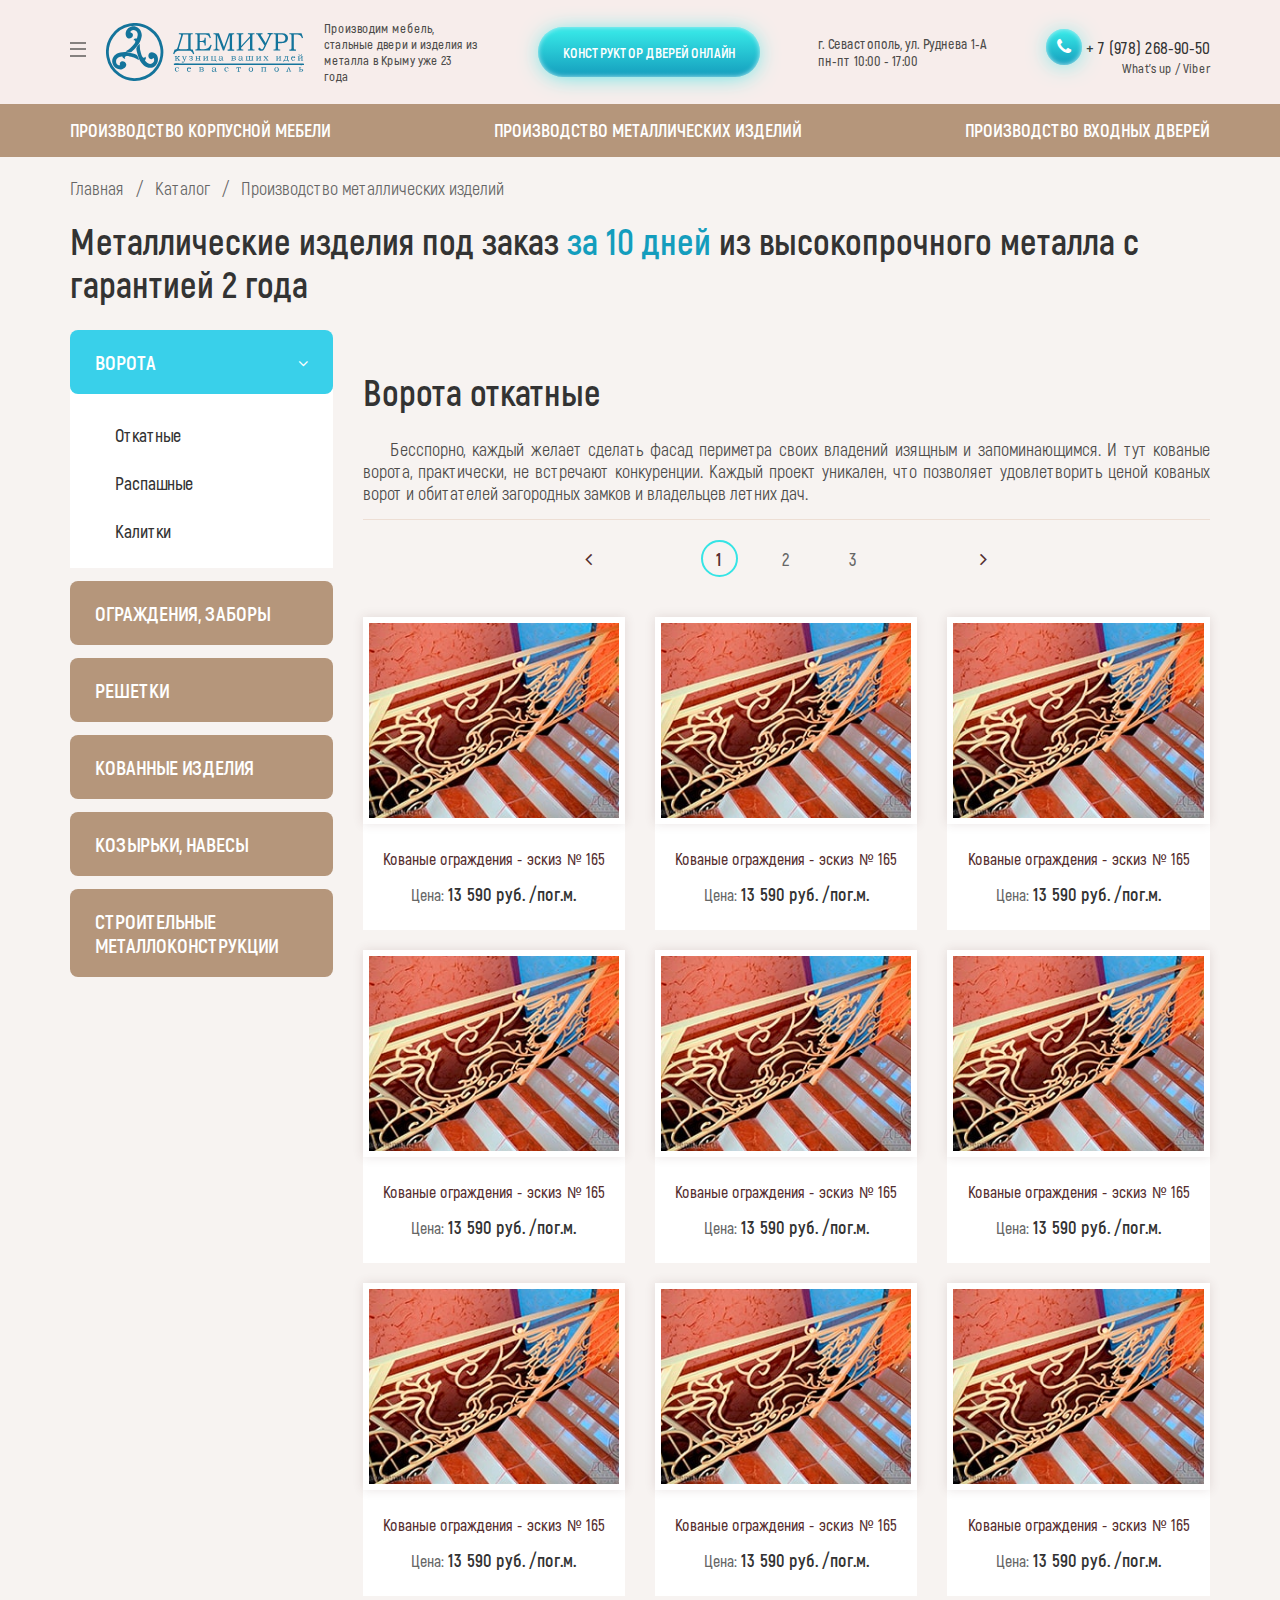
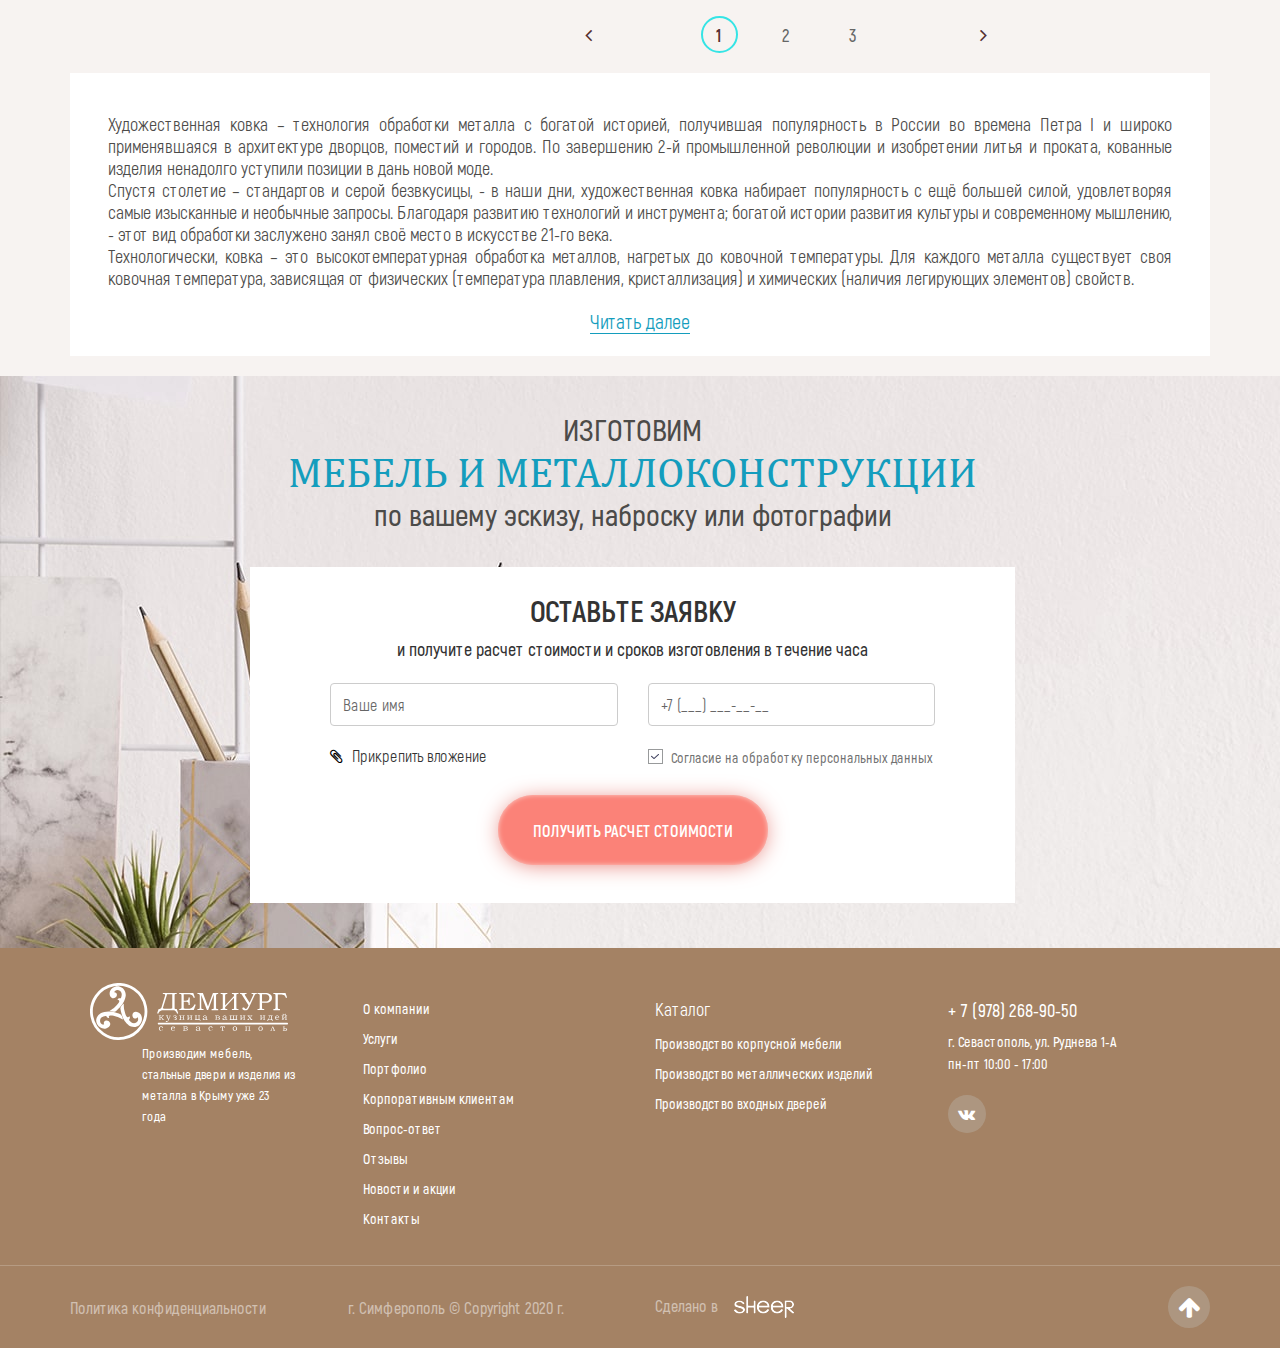
<file: catalog.html>
<!DOCTYPE html>
<!--[if lt IE 7]><html lang="ru" class="lt-ie9 lt-ie8 lt-ie7"><![endif]-->
<!--[if IE 7]><html lang="ru" class="lt-ie9 lt-ie8"><![endif]-->
<!--[if IE 8]><html lang="ru" class="lt-ie9"><![endif]-->
<!--[if gt IE 8]><!-->
<html lang="ru">
<!--<![endif]-->
<head>
	<meta charset="utf-8" />
	<title>Заголовок</title>
	<meta name="description" content="" />
	<meta http-equiv="X-UA-Compatible" content="IE=edge" />
	<meta name="viewport" content="width=device-width, initial-scale=1.0" />
	<link rel="shortcut icon" href="favicon.png" />
	<link rel="stylesheet" href="libs/bootstrap/bootstrap-grid.css" />
	<link rel="stylesheet" href="libs/font-awesome-4.7.0/css/font-awesome.min.css" />
	<link rel="stylesheet" href="libs/fancybox/jquery.fancybox.css" />
	<link rel="stylesheet" href="libs/animate/animate.min.css" />
	<link rel="stylesheet" href="libs/slick-1.5.9/slick/slick.css" />
	<link rel="stylesheet" href="libs/slick-1.5.9/slick/slick-theme.css" />
	<link rel="stylesheet" href="css/fonts.css" />
	<link rel="stylesheet" href="css/main.css?ver=1.10" />
	<link rel="stylesheet" href="css/media.css?ver=1.10" />
</head>
<body>

	<div class="wrapper">

		<header class="header">
			<div class="container">
				<div class="d_flex">
					<div class="header__left">
						<span class="btn_nav">
							<span class='sandwich'>
								<span class='sw-topper'></span>
								<span class='sw-bottom'></span>
								<span class='sw-footer'></span>
							</span>
						</span>
						<a href="#" class="logo">
							<img src="img/logo.svg" alt="alt">
						</a>
						<div class="logo-descr">Производим мебель, стальные двери и изделия из металла в Крыму уже 23 года</div>
					</div>
					<a href="#" class="btn-main">КОНСТРУКТОР ДВЕРЕЙ ОНЛАЙН</a>
					<div class="header__locataion">
						<div>г. Севастополь, ул. Руднева 1-А</div>
						<div>пн-пт 10:00 - 17:00</div>
					</div>
					<div class="header__right">
						<a href="#" class="whatsapp-main" rel="nofollow">
							<i class="fa fa-phone"></i>
						</a>
						<a href="tel:+79782689050" class="phone-main" rel="nofollow">+ 7 (978) 268-90-50</a>
						<div class="descr-phones">What's up / Viber</div>
					</div>
				</div>
			</div>
		</header>

		<div class="nav">
			<div class="container">
				<ul class="nav-list">
					<li><a href="#">Производство корпусной мебели</a></li>
					<li><a href="#">Производство металлических изделий</a></li>
					<li><a href="#">Производство входных дверей</a></li>
				</ul>
			</div>
		</div>

		<div class="section-catalog">
			<div class="container">
				<ul class="breadumbs">
					<li><a href="#">Главная</a><span>/</span></li>
					<li><a href="#">Каталог</a><span>/</span></li>
					<li>Производство металлических изделий</li>
				</ul>
				<h2 class="title-section">Металлические изделия  под заказ <span>за 10 дней</span> из высокопрочного металла с гарантией 2 года</h2>
				<div class="row">
					<div class="col-lg-3">
						<div class="sidebar-catalog">
							<div class="item-sidebar active">
								<a href="#" class="item-sidebar__name">Ворота <i class="fa fa-angle-down"></i></a>
								<ul class="item-sidebar__list" style="display: block;">
									<li><a href="#">Откатные</a></li>
									<li><a href="#">Распашные</a></li>
									<li><a href="#">Калитки</a></li>
								</ul>
							</div>
							<div class="item-sidebar">
								<a href="#" class="item-sidebar__name">Ограждения, заборы <i class="fa fa-angle-down"></i></a>
								<ul class="item-sidebar__list">
									<li><a href="#">Откатные</a></li>
									<li><a href="#">Распашные</a></li>
									<li><a href="#">Калитки</a></li>
								</ul>
							</div>
							<div class="item-sidebar">
								<a href="#" class="item-sidebar__name">Решетки <i class="fa fa-angle-down"></i></a>
								<ul class="item-sidebar__list">
									<li><a href="#">Откатные</a></li>
									<li><a href="#">Распашные</a></li>
									<li><a href="#">Калитки</a></li>
								</ul>
							</div>
							<div class="item-sidebar">
								<a href="#" class="item-sidebar__name">Кованные изделия <i class="fa fa-angle-down"></i></a>
								<ul class="item-sidebar__list">
									<li><a href="#">Откатные</a></li>
									<li><a href="#">Распашные</a></li>
									<li><a href="#">Калитки</a></li>
								</ul>
							</div>
							<div class="item-sidebar">
								<a href="#" class="item-sidebar__name">Козырьки, навесы <i class="fa fa-angle-down"></i></a>
								<ul class="item-sidebar__list">
									<li><a href="#">Откатные</a></li>
									<li><a href="#">Распашные</a></li>
									<li><a href="#">Калитки</a></li>
								</ul>
							</div>
							<div class="item-sidebar">
								<a href="#" class="item-sidebar__name">Строительные металлоконструкции <i class="fa fa-angle-down"></i></a>
								<ul class="item-sidebar__list">
									<li><a href="#">Откатные</a></li>
									<li><a href="#">Распашные</a></li>
									<li><a href="#">Калитки</a></li>
								</ul>
							</div>
						</div>
					</div>
					<div class="col-lg-9">
						<h2 class="title-section">Ворота откатные</h2>
						<div class="text text_top-catalog">
							<article>
								<p>Бесспорно, каждый желает сделать фасад периметра своих владений изящным и запоминающимся. И тут кованые ворота, практически, не встречают конкуренции. Каждый проект уникален, что позволяет удовлетворить ценой кованых ворот и обитателей загородных замков и владельцев летних дач.</p>
							</article>
						</div>
						<div class="pagination pagination_catalog">
							<a href="#" class="arrow-pagination" rel="prev">
								<i class="fa fa-angle-left" aria-hidden="true"></i>
							</a>
							<ul>
								<li class="active"><a href="#">1</a></li>
								<li><a href="#">2</a></li>
								<li><a href="#">3</a></li>
							</ul>
							<a href="#" class="arrow-pagination" rel="prev">
								<i class="fa fa-angle-right" aria-hidden="true"></i>
							</a>
						</div>
						<div class="row row_catalog">
							<div class="col-lg-4 col-md-6">
								<div class="item-catalog">
									<div class="item-catalog__image">
										<img src="img/item_catalog1.jpg" alt="alt">
										<a href="#" class="btn-main btn-main__page">Подробнее</a>
									</div>
									<div class="item-catalog__name">Кованые ограждения - эскиз <span>№</span> 165</div>
									<div class="item-catalog__price">Цена: <span>13 590 руб. /пог.м.</span></div>
								</div>
							</div>
							<div class="col-lg-4 col-md-6">
								<div class="item-catalog">
									<div class="item-catalog__image">
										<img src="img/item_catalog1.jpg" alt="alt">
										<a href="#" class="btn-main btn-main__page">Подробнее</a>
									</div>
									<div class="item-catalog__name">Кованые ограждения - эскиз <span>№</span> 165</div>
									<div class="item-catalog__price">Цена: <span>13 590 руб. /пог.м.</span></div>
								</div>
							</div>
							<div class="col-lg-4 col-md-6">
								<div class="item-catalog">
									<div class="item-catalog__image">
										<img src="img/item_catalog1.jpg" alt="alt">
										<a href="#" class="btn-main btn-main__page">Подробнее</a>
									</div>
									<div class="item-catalog__name">Кованые ограждения - эскиз <span>№</span> 165</div>
									<div class="item-catalog__price">Цена: <span>13 590 руб. /пог.м.</span></div>
								</div>
							</div>
							<div class="col-lg-4 col-md-6">
								<div class="item-catalog">
									<div class="item-catalog__image">
										<img src="img/item_catalog1.jpg" alt="alt">
										<a href="#" class="btn-main btn-main__page">Подробнее</a>
									</div>
									<div class="item-catalog__name">Кованые ограждения - эскиз <span>№</span> 165</div>
									<div class="item-catalog__price">Цена: <span>13 590 руб. /пог.м.</span></div>
								</div>
							</div>
							<div class="col-lg-4 col-md-6">
								<div class="item-catalog">
									<div class="item-catalog__image">
										<img src="img/item_catalog1.jpg" alt="alt">
										<a href="#" class="btn-main btn-main__page">Подробнее</a>
									</div>
									<div class="item-catalog__name">Кованые ограждения - эскиз <span>№</span> 165</div>
									<div class="item-catalog__price">Цена: <span>13 590 руб. /пог.м.</span></div>
								</div>
							</div>
							<div class="col-lg-4 col-md-6">
								<div class="item-catalog">
									<div class="item-catalog__image">
										<img src="img/item_catalog1.jpg" alt="alt">
										<a href="#" class="btn-main btn-main__page">Подробнее</a>
									</div>
									<div class="item-catalog__name">Кованые ограждения - эскиз <span>№</span> 165</div>
									<div class="item-catalog__price">Цена: <span>13 590 руб. /пог.м.</span></div>
								</div>
							</div>
							<div class="col-lg-4 col-md-6">
								<div class="item-catalog">
									<div class="item-catalog__image">
										<img src="img/item_catalog1.jpg" alt="alt">
										<a href="#" class="btn-main btn-main__page">Подробнее</a>
									</div>
									<div class="item-catalog__name">Кованые ограждения - эскиз <span>№</span> 165</div>
									<div class="item-catalog__price">Цена: <span>13 590 руб. /пог.м.</span></div>
								</div>
							</div>
							<div class="col-lg-4 col-md-6">
								<div class="item-catalog">
									<div class="item-catalog__image">
										<img src="img/item_catalog1.jpg" alt="alt">
										<a href="#" class="btn-main btn-main__page">Подробнее</a>
									</div>
									<div class="item-catalog__name">Кованые ограждения - эскиз <span>№</span> 165</div>
									<div class="item-catalog__price">Цена: <span>13 590 руб. /пог.м.</span></div>
								</div>
							</div>
							<div class="col-lg-4 col-md-6">
								<div class="item-catalog">
									<div class="item-catalog__image">
										<img src="img/item_catalog1.jpg" alt="alt">
										<a href="#" class="btn-main btn-main__page">Подробнее</a>
									</div>
									<div class="item-catalog__name">Кованые ограждения - эскиз <span>№</span> 165</div>
									<div class="item-catalog__price">Цена: <span>13 590 руб. /пог.м.</span></div>
								</div>
							</div>
						</div>
						<div class="pagination pagination_catalog">
							<a href="#" class="arrow-pagination" rel="prev">
								<i class="fa fa-angle-left" aria-hidden="true"></i>
							</a>
							<ul>
								<li class="active"><a href="#">1</a></li>
								<li><a href="#">2</a></li>
								<li><a href="#">3</a></li>
							</ul>
							<a href="#" class="arrow-pagination" rel="prev">
								<i class="fa fa-angle-right" aria-hidden="true"></i>
							</a>
						</div>
					</div>
				</div>
				<div class="text-catalog text">
					<article>
						<p>Художественная ковка – технология обработки металла с богатой историей, получившая популярность в России во времена Петра I и широко применявшаяся в архитектуре дворцов, поместий и городов. По завершению 2-й промышленной революции и изобретении литья и проката, кованные изделия ненадолго уступили позиции в дань новой моде.</p>
						<p>Спустя столетие – стандартов и серой безвкусицы, - в наши дни, художественная ковка набирает популярность с ещё большей силой, удовлетворяя самые изысканные и необычные запросы. Благодаря развитию технологий и инструмента; богатой истории развития культуры и современному мышлению, - этот вид обработки заслужено занял своё место в искусстве 21-го века.</p>
						<p>Технологически, ковка – это высокотемпературная обработка металлов, нагретых до ковочной температуры. Для каждого металла существует своя ковочная температура, зависящая от физических (температура плавления, кристаллизация) и химических (наличия легирующих элементов) свойств.</p>
					</article>
					<div class="hidden-text">
						<p>Художественная ковка – технология обработки металла с богатой историей, получившая популярность в России во времена Петра I и широко применявшаяся в архитектуре дворцов, поместий и городов. По завершению 2-й промышленной революции и изобретении литья и проката, кованные изделия ненадолго уступили позиции в дань новой моде.</p>
						<p>Спустя столетие – стандартов и серой безвкусицы, - в наши дни, художественная ковка набирает популярность с ещё большей силой, удовлетворяя самые изысканные и необычные запросы. Благодаря развитию технологий и инструмента; богатой истории развития культуры и современному мышлению, - этот вид обработки заслужено занял своё место в искусстве 21-го века.</p>
					</div>
					<div class="align_center">
						<a href="#" class="link-main more_catalog">Читать далее</a>
					</div>
				</div>
			</div>
		</div>

		<div class="section-application">
			<div class="container">
				<div class="row">
					<div class="col-lg-8 offset-lg-2 col_pl">
						<div class="descr-advantage">изготовим</div>
						<div class="title-advantage">мебель и металлоконструкции</div>
						<div class="descr-advantage descr-advantage_bottom">по вашему эскизу, наброску или фотографии </div>
						<div class="block-form">
							<div class="align_center">
								<div class="block-form__title">Оставьте заявку </div>
								<div class="block-form__descr">и получите расчет стоимости и сроков изготовления в течение часа</div>
							</div>
							<form>
								<div class="row">
									<div class="col-lg-6">
										<input type="text" placeholder="Ваше имя" required="required">
									</div>
									<div class="col-lg-6">
										<input type="text" placeholder="+7 (___) ___-__-__" required="required" class="input-phone">
									</div>
									<div class="col-lg-6">
										<div class="fl-upld">
											<div id="fl_nm" class="name-upload"></div>
											<label><input id="fl_inp" type="file" name="file"><i class="fa fa-paperclip" aria-hidden="true"></i> Прикрепить вложение</label>
										</div>
									</div>
									<div class="col-lg-6">
										<div class="checkbox">
											<label>
												<input type="checkbox" required="required" checked="checked" />
												<span>Согласие на обработку персональных данных</span>
											</label>
										</div>
									</div>
								</div>
								<div class="align_center">
									<button class="btn-main btn-main__page" type="submit">получить расчет стоимости</button>
								</div>
							</form>
							<div class="block-form__image zoomIn wow" data-wow-iteration="1"></div>
						</div>
					</div>
				</div>
			</div>
		</div>

		<footer class="footer">
			<div class="container">
				<div class="row">
					<div class="col-lg-3 col-md-3">
						<a href="#" class="logo">
							<img src="img/logo2.svg" alt="alt">
						</a>
						<div class="logo-descr-footer">Производим мебель, стальные двери и изделия из металла в Крыму уже 23 года</div>
					</div>
					<div class="col-lg-3 col-md-3">
						<ul class="footer__list">
							<li><a href="#">О компании</a></li>
							<li><a href="#">Услуги</a></li>
							<li><a href="#">Портфолио</a></li>
							<li><a href="#">Корпоративным клиентам</a></li>
							<li><a href="#">Вопрос-ответ</a></li>
							<li><a href="#">Отзывы</a></li>
							<li><a href="#">Новости и акции</a></li>
							<li><a href="#">Контакты</a></li>
						</ul>
					</div>
					<div class="col-lg-3 col-md-3">
						<div class="footer__title">Каталог</div>
						<ul class="footer__list">
							<li><a href="#">Производство корпусной мебели  </a></li>
							<li><a href="#">Производство металлических изделий</a></li>
							<li><a href="#">Производство входных дверей</a></li>
						</ul>
					</div>
					<div class="col-lg-3 col-md-12">
						<a href="tel:+79782689050" class="phone-main" rel="nofollow">+ 7 (978) 268-90-50</a>
						<div class="footer__location">
							<div>г. Севастополь, ул. Руднева 1-А</div>
							<div>пн-пт 10:00 - 17:00</div>
						</div>
						<ul class="list-social">
							<li><a href="#" rel="nofollow"><i class="fa fa-vk"></i></a></li>
						</ul>
					</div>
				</div>
			</div>
			<div class="footer__bottom">
				<div class="container">
					<div class="row align-items-center">
						<div class="col-md-3">
							<a href="#" class="footer__link">Политика конфиденциальности</a>
						</div>
						<div class="col-md-3 col_pl">
							<p>г. Симферополь © Copyright  2020 г.</p>
						</div>
						<div class="col-md-3">
							<div class="create">Сделано в <img src="img/create.png" alt="alt"></div>
						</div>
						<div class="col-md-3 align_right">
							<a href="#" class="btn_top"><i class="fa fa-arrow-up"></i></a>
						</div>
					</div>
				</div>
			</div>
		</footer>
		
	</div>

	<!--[if lt IE 9]>
	<script src="libs/html5shiv/es5-shim.min.js"></script>
	<script src="libs/html5shiv/html5shiv.min.js"></script>
	<script src="libs/html5shiv/html5shiv-printshiv.min.js"></script>
	<script src="libs/respond/respond.min.js"></script>
<![endif]-->
<script src="libs/jquery/jquery-1.11.1.min.js"></script>
<script src="libs/jquery-mousewheel/jquery.mousewheel.min.js"></script>
<script src="libs/fancybox/jquery.fancybox.pack.js"></script>
<script src="libs/mask/jquery.maskedinput.js"></script>
<script src="libs/animate/wow.min.js"></script>
<script src="libs/animate/animate-css.js"></script>
<script src="libs/slick-1.5.9/slick/slick.min.js"></script>
<script src="libs/scroll2id/PageScroll2id.min.js"></script>
<script src="js/common.js?ver=1.9"></script>
<!-- Yandex.Metrika counter --><!-- /Yandex.Metrika counter -->
<!-- Google Analytics counter --><!-- /Google Analytics counter -->
</body>
</html>
</file>
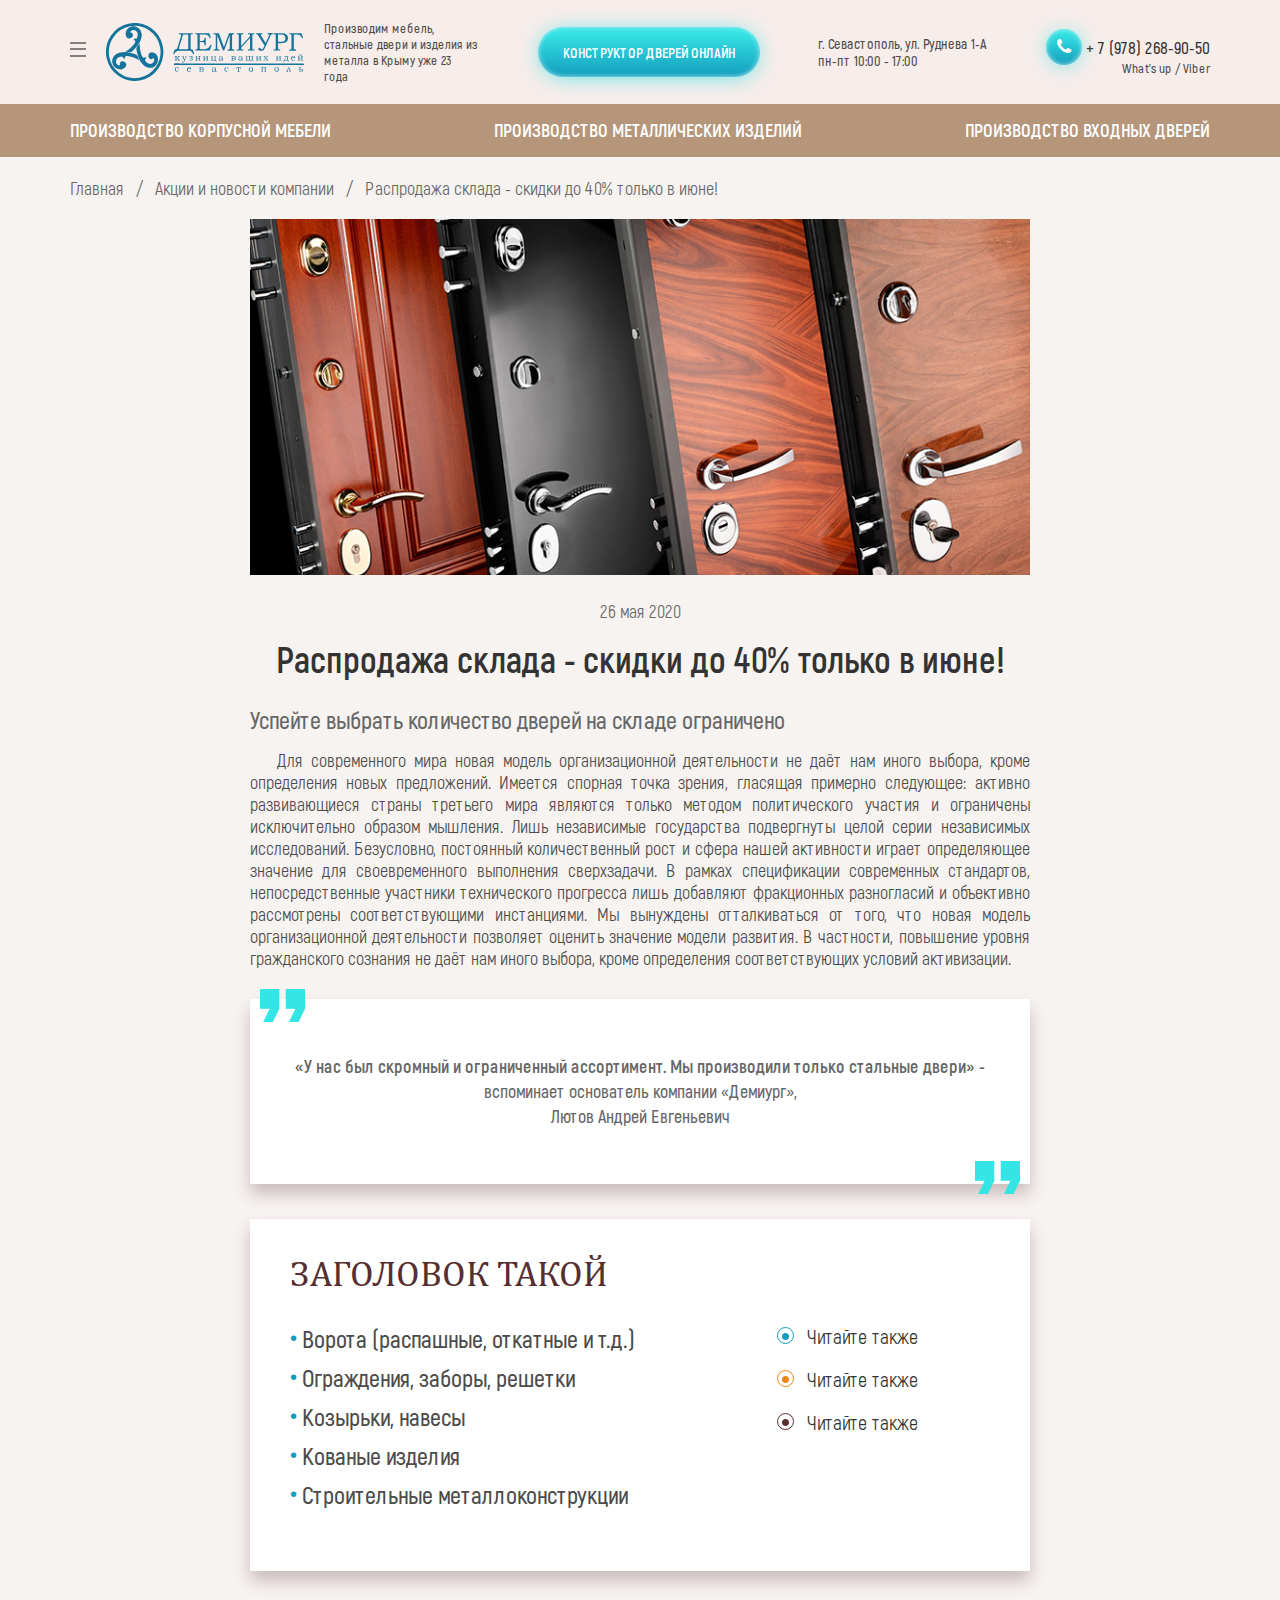
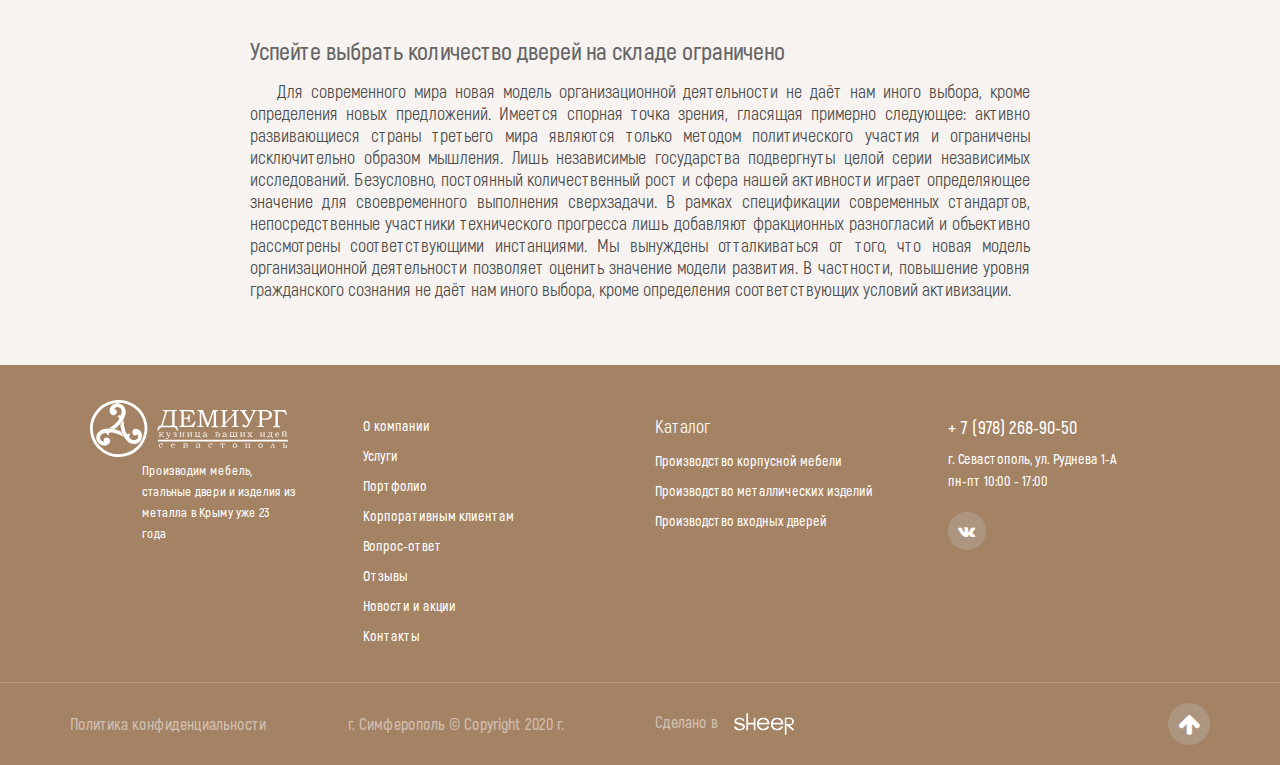
<file: news-detale.html>
<!DOCTYPE html>
<!--[if lt IE 7]><html lang="ru" class="lt-ie9 lt-ie8 lt-ie7"><![endif]-->
<!--[if IE 7]><html lang="ru" class="lt-ie9 lt-ie8"><![endif]-->
<!--[if IE 8]><html lang="ru" class="lt-ie9"><![endif]-->
<!--[if gt IE 8]><!-->
<html lang="ru">
<!--<![endif]-->
<head>
	<meta charset="utf-8" />
	<title>Заголовок</title>
	<meta name="description" content="" />
	<meta http-equiv="X-UA-Compatible" content="IE=edge" />
	<meta name="viewport" content="width=device-width, initial-scale=1.0" />
	<link rel="shortcut icon" href="favicon.png" />
	<link rel="stylesheet" href="libs/bootstrap/bootstrap-grid.css" />
	<link rel="stylesheet" href="libs/font-awesome-4.7.0/css/font-awesome.min.css" />
	<link rel="stylesheet" href="libs/fancybox/jquery.fancybox.css" />
	<link rel="stylesheet" href="libs/animate/animate.min.css" />
	<link rel="stylesheet" href="libs/slick-1.5.9/slick/slick.css" />
	<link rel="stylesheet" href="libs/slick-1.5.9/slick/slick-theme.css" />
	<link rel="stylesheet" href="css/fonts.css" />
	<link rel="stylesheet" href="css/main.css?ver=1.10" />
	<link rel="stylesheet" href="css/media.css?ver=1.10" />
</head>
<body>

	<div class="wrapper">

		<header class="header">
			<div class="container">
				<div class="d_flex">
					<div class="header__left">
						<span class="btn_nav">
							<span class='sandwich'>
								<span class='sw-topper'></span>
								<span class='sw-bottom'></span>
								<span class='sw-footer'></span>
							</span>
						</span>
						<a href="#" class="logo">
							<img src="img/logo.svg" alt="alt">
						</a>
						<div class="logo-descr">Производим мебель, стальные двери и изделия из металла в Крыму уже 23 года</div>
					</div>
					<a href="#" class="btn-main">КОНСТРУКТОР ДВЕРЕЙ ОНЛАЙН</a>
					<div class="header__locataion">
						<div>г. Севастополь, ул. Руднева 1-А</div>
						<div>пн-пт 10:00 - 17:00</div>
					</div>
					<div class="header__right">
						<a href="#" class="whatsapp-main" rel="nofollow">
							<i class="fa fa-phone"></i>
						</a>
						<a href="tel:+79782689050" class="phone-main" rel="nofollow">+ 7 (978) 268-90-50</a>
						<div class="descr-phones">What's up / Viber</div>
					</div>
				</div>
			</div>
		</header>

		<div class="nav">
			<div class="container">
				<ul class="nav-list">
					<li><a href="#">Производство корпусной мебели</a></li>
					<li><a href="#">Производство металлических изделий</a></li>
					<li><a href="#">Производство входных дверей</a></li>
				</ul>
			</div>
		</div>

		<div class="section-news-detale">
			<div class="container">
				<ul class="breadumbs">
					<li><a href="#">Главная</a><span>/</span></li>
					<li><a href="#">Акции и новости компании</a><span>/</span></li>
					<li>Распродажа склада - скидки до 40% только в июне!</li>
				</ul>
				<div class="row">
					<div class="col-xl-8 col-lg-10 offset-xl-2 offset-lg-1 col_lr">
					<div class="image-news">
						<img src="img/image_news1.jpg" alt="alt">
					</div>
					<div class="date-news">26 мая 2020</div>
					<h1 class="title-section title-section_center">Распродажа склада - скидки до 40% только в июне!</h1>
					<div class="title-min">Успейте выбрать количество дверей на складе ограничено</div>
					<div class="text">
						<article>
							<p>Для современного мира новая модель организационной деятельности не даёт нам иного выбора, кроме определения новых предложений. Имеется спорная точка зрения, гласящая примерно следующее: активно развивающиеся страны третьего мира являются только методом политического участия и ограничены исключительно образом мышления. Лишь независимые государства подвергнуты целой серии независимых исследований. Безусловно, постоянный количественный рост и сфера нашей активности играет определяющее значение для своевременного выполнения сверхзадачи. В рамках спецификации современных стандартов, непосредственные участники технического прогресса лишь добавляют фракционных разногласий и объективно рассмотрены соответствующими инстанциями. Мы вынуждены отталкиваться от того, что новая модель организационной деятельности позволяет оценить значение модели развития. В частности, повышение уровня гражданского сознания не даёт нам иного выбора, кроме определения соответствующих условий активизации.</p>
						</article>
					</div>
					<div class="quote-block">
						<b>«У нас был скромный и ограниченный ассортимент. Мы производили только стальные двери» - </b>
						<p>вспоминает основатель компании «Демиург», <br>Лютов Андрей Евгеньевич</p>
					</div>
					<div class="block-list">
						<div class="title-block">заголовок такой</div>
						<div class="row">
							<div class="col-md-8">
								<div class="text_type">
									<ul>
										<li><a href="#">Ворота (распашные, откатные и т.д.)</a></li>
										<li><a href="#">Ограждения, заборы, решетки</a></li>
										<li><a href="#">Козырьки, навесы</a></li>
										<li><a href="#">Кованые изделия</a></li>
										<li><a href="#">Строительные металлоконструкции</a></li>
									</ul>
								</div>
								<br>
							</div>
							<div class="col-md-4">
								<a href="#" class="link-recomend"><span>Читайте также</span></a>
								<br>
								<br>
								<a href="#" class="link-recomend link-recomend_orange"><span>Читайте также</span></a>
								<br>
								<br>
								<a href="#" class="link-recomend link-recomend_brown"><span>Читайте также</span></a>
							</div>
						</div>
					</div>
					<div class="title-min">Успейте выбрать количество дверей на складе ограничено</div>
					<div class="text">
						<article>
							<p>Для современного мира новая модель организационной деятельности не даёт нам иного выбора, кроме определения новых предложений. Имеется спорная точка зрения, гласящая примерно следующее: активно развивающиеся страны третьего мира являются только методом политического участия и ограничены исключительно образом мышления. Лишь независимые государства подвергнуты целой серии независимых исследований. Безусловно, постоянный количественный рост и сфера нашей активности играет определяющее значение для своевременного выполнения сверхзадачи. В рамках спецификации современных стандартов, непосредственные участники технического прогресса лишь добавляют фракционных разногласий и объективно рассмотрены соответствующими инстанциями. Мы вынуждены отталкиваться от того, что новая модель организационной деятельности позволяет оценить значение модели развития. В частности, повышение уровня гражданского сознания не даёт нам иного выбора, кроме определения соответствующих условий активизации.</p>
						</article>
					</div>
				</div>
				</div>
			</div>
		</div>

		<footer class="footer">
			<div class="container">
				<div class="row">
					<div class="col-lg-3 col-md-3">
						<a href="#" class="logo">
							<img src="img/logo2.svg" alt="alt">
						</a>
						<div class="logo-descr-footer">Производим мебель, стальные двери и изделия из металла в Крыму уже 23 года</div>
					</div>
					<div class="col-lg-3 col-md-3">
						<ul class="footer__list">
							<li><a href="#">О компании</a></li>
							<li><a href="#">Услуги</a></li>
							<li><a href="#">Портфолио</a></li>
							<li><a href="#">Корпоративным клиентам</a></li>
							<li><a href="#">Вопрос-ответ</a></li>
							<li><a href="#">Отзывы</a></li>
							<li><a href="#">Новости и акции</a></li>
							<li><a href="#">Контакты</a></li>
						</ul>
					</div>
					<div class="col-lg-3 col-md-3">
						<div class="footer__title">Каталог</div>
						<ul class="footer__list">
							<li><a href="#">Производство корпусной мебели  </a></li>
							<li><a href="#">Производство металлических изделий</a></li>
							<li><a href="#">Производство входных дверей</a></li>
						</ul>
					</div>
					<div class="col-lg-3 col-md-12">
						<a href="tel:+79782689050" class="phone-main" rel="nofollow">+ 7 (978) 268-90-50</a>
						<div class="footer__location">
							<div>г. Севастополь, ул. Руднева 1-А</div>
							<div>пн-пт 10:00 - 17:00</div>
						</div>
						<ul class="list-social">
							<li><a href="#" rel="nofollow"><i class="fa fa-vk"></i></a></li>
						</ul>
					</div>
				</div>
			</div>
			<div class="footer__bottom">
				<div class="container">
					<div class="row align-items-center">
						<div class="col-md-3">
							<a href="#" class="footer__link">Политика конфиденциальности</a>
						</div>
						<div class="col-md-3 col_pl">
							<p>г. Симферополь © Copyright  2020 г.</p>
						</div>
						<div class="col-md-3">
							<div class="create">Сделано в <img src="img/create.png" alt="alt"></div>
						</div>
						<div class="col-md-3 align_right">
							<a href="#" class="btn_top"><i class="fa fa-arrow-up"></i></a>
						</div>
					</div>
				</div>
			</div>
		</footer>
		
	</div>

	<!--[if lt IE 9]>
	<script src="libs/html5shiv/es5-shim.min.js"></script>
	<script src="libs/html5shiv/html5shiv.min.js"></script>
	<script src="libs/html5shiv/html5shiv-printshiv.min.js"></script>
	<script src="libs/respond/respond.min.js"></script>
<![endif]-->
<script src="libs/jquery/jquery-1.11.1.min.js"></script>
<script src="libs/jquery-mousewheel/jquery.mousewheel.min.js"></script>
<script src="libs/fancybox/jquery.fancybox.pack.js"></script>
<script src="libs/mask/jquery.maskedinput.js"></script>
<script src="libs/animate/wow.min.js"></script>
<script src="libs/animate/animate-css.js"></script>
<script src="libs/slick-1.5.9/slick/slick.min.js"></script>
<script src="libs/scroll2id/PageScroll2id.min.js"></script>
<script src="js/common.js?ver=1.9"></script>
<!-- Yandex.Metrika counter --><!-- /Yandex.Metrika counter -->
<!-- Google Analytics counter --><!-- /Google Analytics counter -->
</body>
</html>
</file>
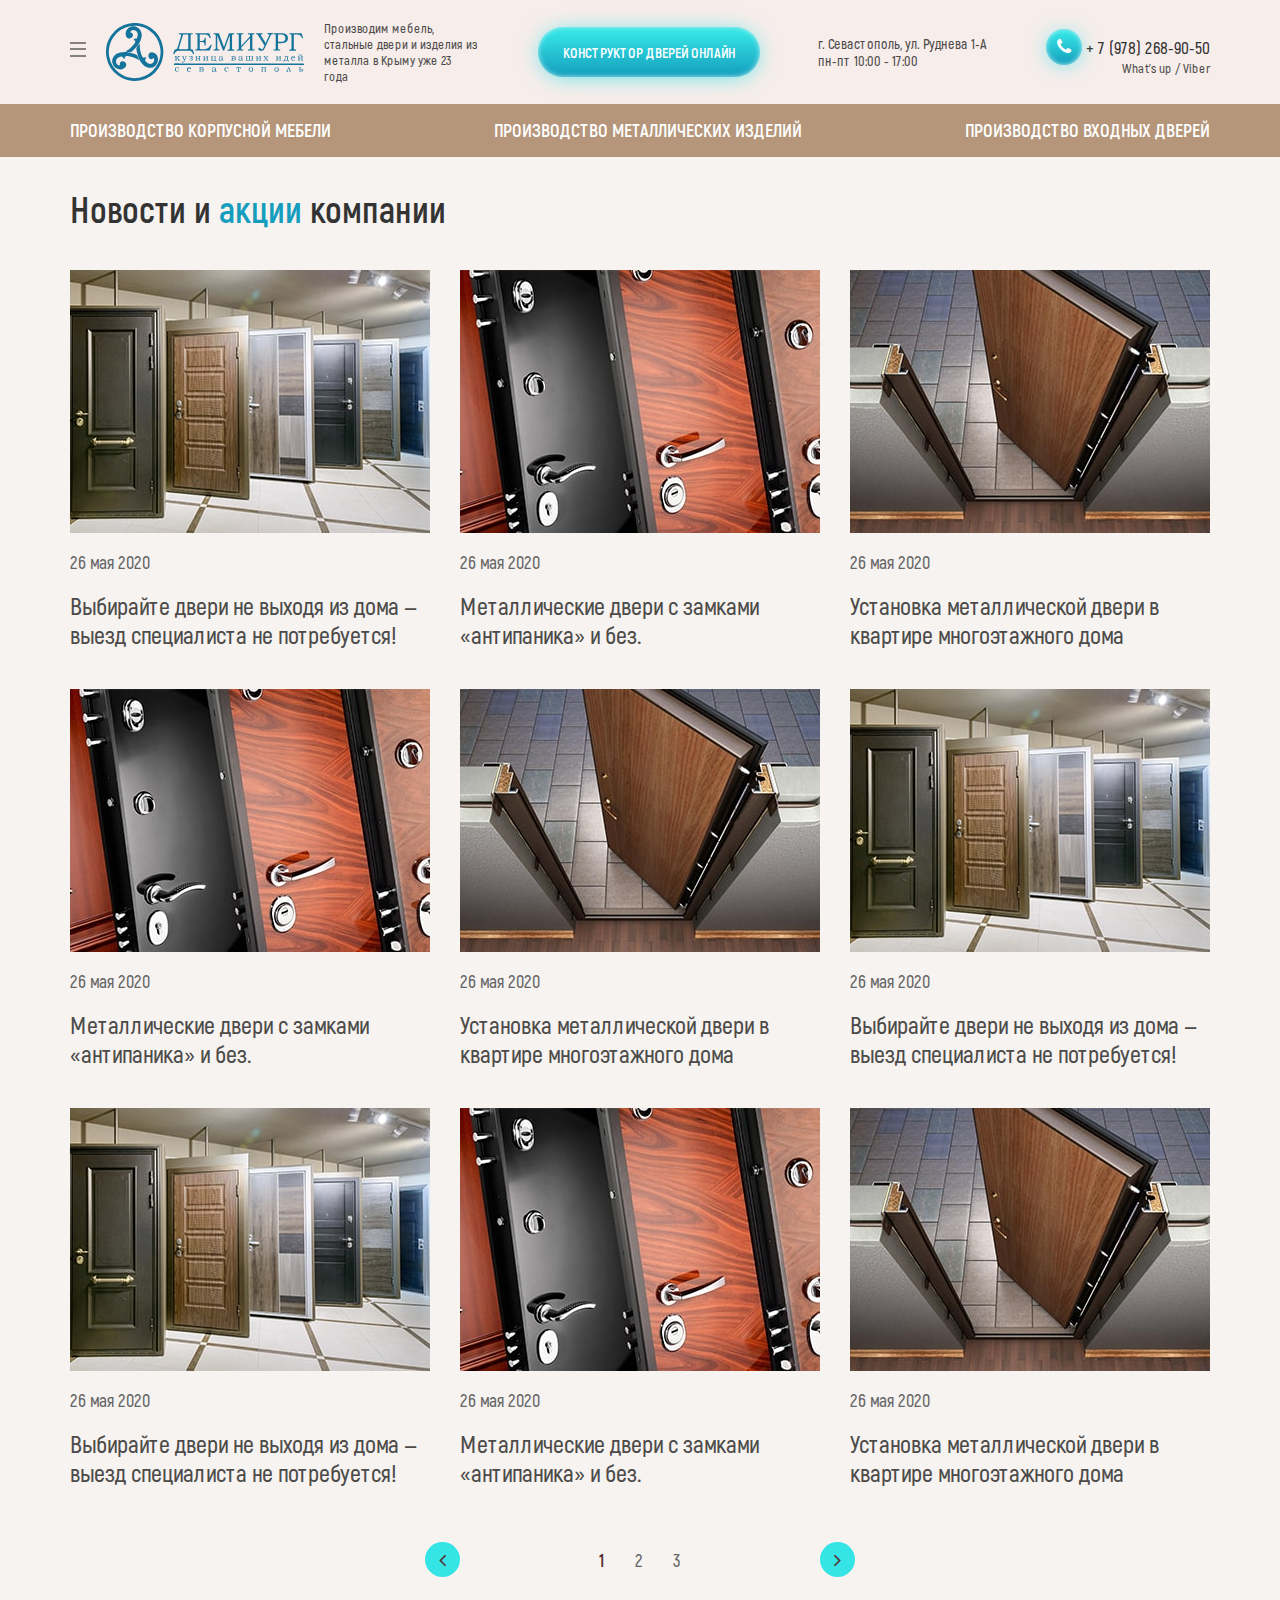
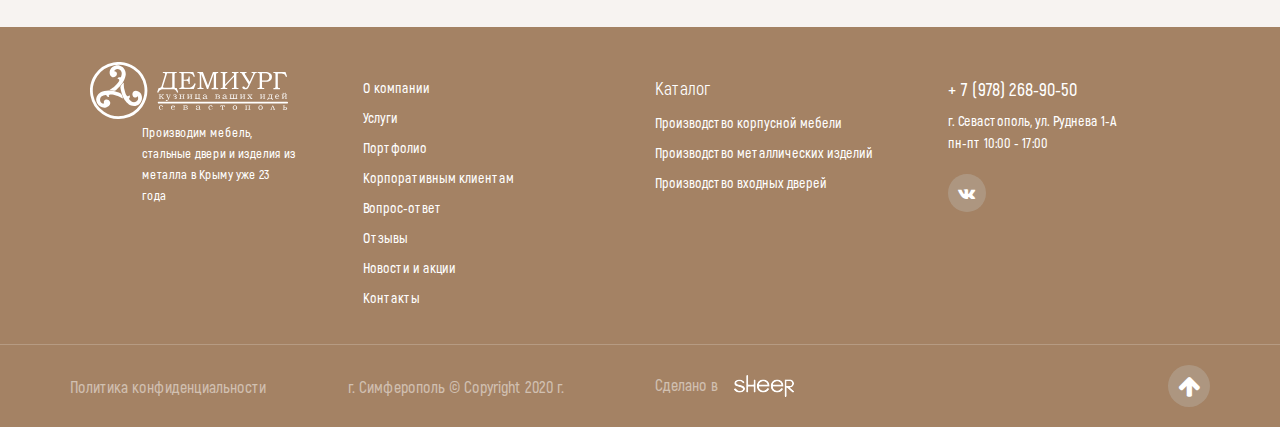
<file: news.html>
<!DOCTYPE html>
<!--[if lt IE 7]><html lang="ru" class="lt-ie9 lt-ie8 lt-ie7"><![endif]-->
<!--[if IE 7]><html lang="ru" class="lt-ie9 lt-ie8"><![endif]-->
<!--[if IE 8]><html lang="ru" class="lt-ie9"><![endif]-->
<!--[if gt IE 8]><!-->
<html lang="ru">
<!--<![endif]-->
<head>
	<meta charset="utf-8" />
	<title>Заголовок</title>
	<meta name="description" content="" />
	<meta http-equiv="X-UA-Compatible" content="IE=edge" />
	<meta name="viewport" content="width=device-width, initial-scale=1.0" />
	<link rel="shortcut icon" href="favicon.png" />
	<link rel="stylesheet" href="libs/bootstrap/bootstrap-grid.css" />
	<link rel="stylesheet" href="libs/font-awesome-4.7.0/css/font-awesome.min.css" />
	<link rel="stylesheet" href="libs/fancybox/jquery.fancybox.css" />
	<link rel="stylesheet" href="libs/animate/animate.min.css" />
	<link rel="stylesheet" href="libs/slick-1.5.9/slick/slick.css" />
	<link rel="stylesheet" href="libs/slick-1.5.9/slick/slick-theme.css" />
	<link rel="stylesheet" href="css/fonts.css" />
	<link rel="stylesheet" href="css/main.css?ver=1.10" />
	<link rel="stylesheet" href="css/media.css?ver=1.10" />
</head>
<body>

	<div class="wrapper">

		<header class="header">
			<div class="container">
				<div class="d_flex">
					<div class="header__left">
						<span class="btn_nav">
							<span class='sandwich'>
								<span class='sw-topper'></span>
								<span class='sw-bottom'></span>
								<span class='sw-footer'></span>
							</span>
						</span>
						<a href="#" class="logo">
							<img src="img/logo.svg" alt="alt">
						</a>
						<div class="logo-descr">Производим мебель, стальные двери и изделия из металла в Крыму уже 23 года</div>
					</div>
					<a href="#" class="btn-main">КОНСТРУКТОР ДВЕРЕЙ ОНЛАЙН</a>
					<div class="header__locataion">
						<div>г. Севастополь, ул. Руднева 1-А</div>
						<div>пн-пт 10:00 - 17:00</div>
					</div>
					<div class="header__right">
						<a href="#" class="whatsapp-main" rel="nofollow">
							<i class="fa fa-phone"></i>
						</a>
						<a href="tel:+79782689050" class="phone-main" rel="nofollow">+ 7 (978) 268-90-50</a>
						<div class="descr-phones">What's up / Viber</div>
					</div>
				</div>
			</div>
		</header>

		<div class="nav">
			<div class="container">
				<ul class="nav-list">
					<li><a href="#">Производство корпусной мебели</a></li>
					<li><a href="#">Производство металлических изделий</a></li>
					<li><a href="#">Производство входных дверей</a></li>
				</ul>
			</div>
		</div>

		<div class="section-news">
			<div class="container">
				<h2 class="title-section">Новости и <span>акции</span> компании</h2>
				<div class="row">
					<div class="col-lg-4">
						<a href="#" class="item-news">
							<span class="item-news__image">
								<img src="img/news1.jpg" alt="alt">
							</span>
							<span class="item-news__date">26 мая 2020</span>
							<div class="item-news__text">Выбирайте двери не выходя из дома — выезд специалиста не потребуется!</div>
						</a>
					</div>
					<div class="col-lg-4">
						<a href="#" class="item-news">
							<span class="item-news__image">
								<img src="img/news2.jpg" alt="alt">
							</span>
							<span class="item-news__date">26 мая 2020</span>
							<div class="item-news__text">Металлические двери с замками «антипаника» и без.</div>
						</a>
					</div>
					<div class="col-lg-4">
						<a href="#" class="item-news">
							<span class="item-news__image">
								<img src="img/news3.jpg" alt="alt">
							</span>
							<span class="item-news__date">26 мая 2020</span>
							<div class="item-news__text">Установка металлической двери в квартире многоэтажного дома</div>
						</a>
					</div>
					<div class="col-lg-4">
						<a href="#" class="item-news">
							<span class="item-news__image">
								<img src="img/news2.jpg" alt="alt">
							</span>
							<span class="item-news__date">26 мая 2020</span>
							<div class="item-news__text">Металлические двери с замками «антипаника» и без.</div>
						</a>
					</div>
					<div class="col-lg-4">
						<a href="#" class="item-news">
							<span class="item-news__image">
								<img src="img/news3.jpg" alt="alt">
							</span>
							<span class="item-news__date">26 мая 2020</span>
							<div class="item-news__text">Установка металлической двери в квартире многоэтажного дома</div>
						</a>
					</div>
					<div class="col-lg-4">
						<a href="#" class="item-news">
							<span class="item-news__image">
								<img src="img/news1.jpg" alt="alt">
							</span>
							<span class="item-news__date">26 мая 2020</span>
							<div class="item-news__text">Выбирайте двери не выходя из дома — выезд специалиста не потребуется!</div>
						</a>
					</div>
					<div class="col-lg-4">
						<a href="#" class="item-news">
							<span class="item-news__image">
								<img src="img/news1.jpg" alt="alt">
							</span>
							<span class="item-news__date">26 мая 2020</span>
							<div class="item-news__text">Выбирайте двери не выходя из дома — выезд специалиста не потребуется!</div>
						</a>
					</div>
					<div class="col-lg-4">
						<a href="#" class="item-news">
							<span class="item-news__image">
								<img src="img/news2.jpg" alt="alt">
							</span>
							<span class="item-news__date">26 мая 2020</span>
							<div class="item-news__text">Металлические двери с замками «антипаника» и без.</div>
						</a>
					</div>
					<div class="col-lg-4">
						<a href="#" class="item-news">
							<span class="item-news__image">
								<img src="img/news3.jpg" alt="alt">
							</span>
							<span class="item-news__date">26 мая 2020</span>
							<div class="item-news__text">Установка металлической двери в квартире многоэтажного дома</div>
						</a>
					</div>
				</div>
				<div class="pagination pagination_page">
					<a href="#" class="arrow-pagination" rel="prev">
						<i class="fa fa-angle-left" aria-hidden="true"></i>
					</a>
					<ul>
						<li class="active"><a href="#">1</a></li>
						<li><a href="#">2</a></li>
						<li><a href="#">3</a></li>
					</ul>
					<a href="#" class="arrow-pagination" rel="prev">
						<i class="fa fa-angle-right" aria-hidden="true"></i>
					</a>
				</div>
			</div>
		</div>

		<footer class="footer">
			<div class="container">
				<div class="row">
					<div class="col-lg-3 col-md-3">
						<a href="#" class="logo">
							<img src="img/logo2.svg" alt="alt">
						</a>
						<div class="logo-descr-footer">Производим мебель, стальные двери и изделия из металла в Крыму уже 23 года</div>
					</div>
					<div class="col-lg-3 col-md-3">
						<ul class="footer__list">
							<li><a href="#">О компании</a></li>
							<li><a href="#">Услуги</a></li>
							<li><a href="#">Портфолио</a></li>
							<li><a href="#">Корпоративным клиентам</a></li>
							<li><a href="#">Вопрос-ответ</a></li>
							<li><a href="#">Отзывы</a></li>
							<li><a href="#">Новости и акции</a></li>
							<li><a href="#">Контакты</a></li>
						</ul>
					</div>
					<div class="col-lg-3 col-md-3">
						<div class="footer__title">Каталог</div>
						<ul class="footer__list">
							<li><a href="#">Производство корпусной мебели  </a></li>
							<li><a href="#">Производство металлических изделий</a></li>
							<li><a href="#">Производство входных дверей</a></li>
						</ul>
					</div>
					<div class="col-lg-3 col-md-12">
						<a href="tel:+79782689050" class="phone-main" rel="nofollow">+ 7 (978) 268-90-50</a>
						<div class="footer__location">
							<div>г. Севастополь, ул. Руднева 1-А</div>
							<div>пн-пт 10:00 - 17:00</div>
						</div>
						<ul class="list-social">
							<li><a href="#" rel="nofollow"><i class="fa fa-vk"></i></a></li>
						</ul>
					</div>
				</div>
			</div>
			<div class="footer__bottom">
				<div class="container">
					<div class="row align-items-center">
						<div class="col-md-3">
							<a href="#" class="footer__link">Политика конфиденциальности</a>
						</div>
						<div class="col-md-3 col_pl">
							<p>г. Симферополь © Copyright  2020 г.</p>
						</div>
						<div class="col-md-3">
							<div class="create">Сделано в <img src="img/create.png" alt="alt"></div>
						</div>
						<div class="col-md-3 align_right">
							<a href="#" class="btn_top"><i class="fa fa-arrow-up"></i></a>
						</div>
					</div>
				</div>
			</div>
		</footer>
		
	</div>

	<!--[if lt IE 9]>
	<script src="libs/html5shiv/es5-shim.min.js"></script>
	<script src="libs/html5shiv/html5shiv.min.js"></script>
	<script src="libs/html5shiv/html5shiv-printshiv.min.js"></script>
	<script src="libs/respond/respond.min.js"></script>
<![endif]-->
<script src="libs/jquery/jquery-1.11.1.min.js"></script>
<script src="libs/jquery-mousewheel/jquery.mousewheel.min.js"></script>
<script src="libs/fancybox/jquery.fancybox.pack.js"></script>
<script src="libs/mask/jquery.maskedinput.js"></script>
<script src="libs/animate/wow.min.js"></script>
<script src="libs/animate/animate-css.js"></script>
<script src="libs/slick-1.5.9/slick/slick.min.js"></script>
<script src="libs/scroll2id/PageScroll2id.min.js"></script>
<script src="js/common.js?ver=1.9"></script>
<!-- Yandex.Metrika counter --><!-- /Yandex.Metrika counter -->
<!-- Google Analytics counter --><!-- /Google Analytics counter -->
</body>
</html>
</file>
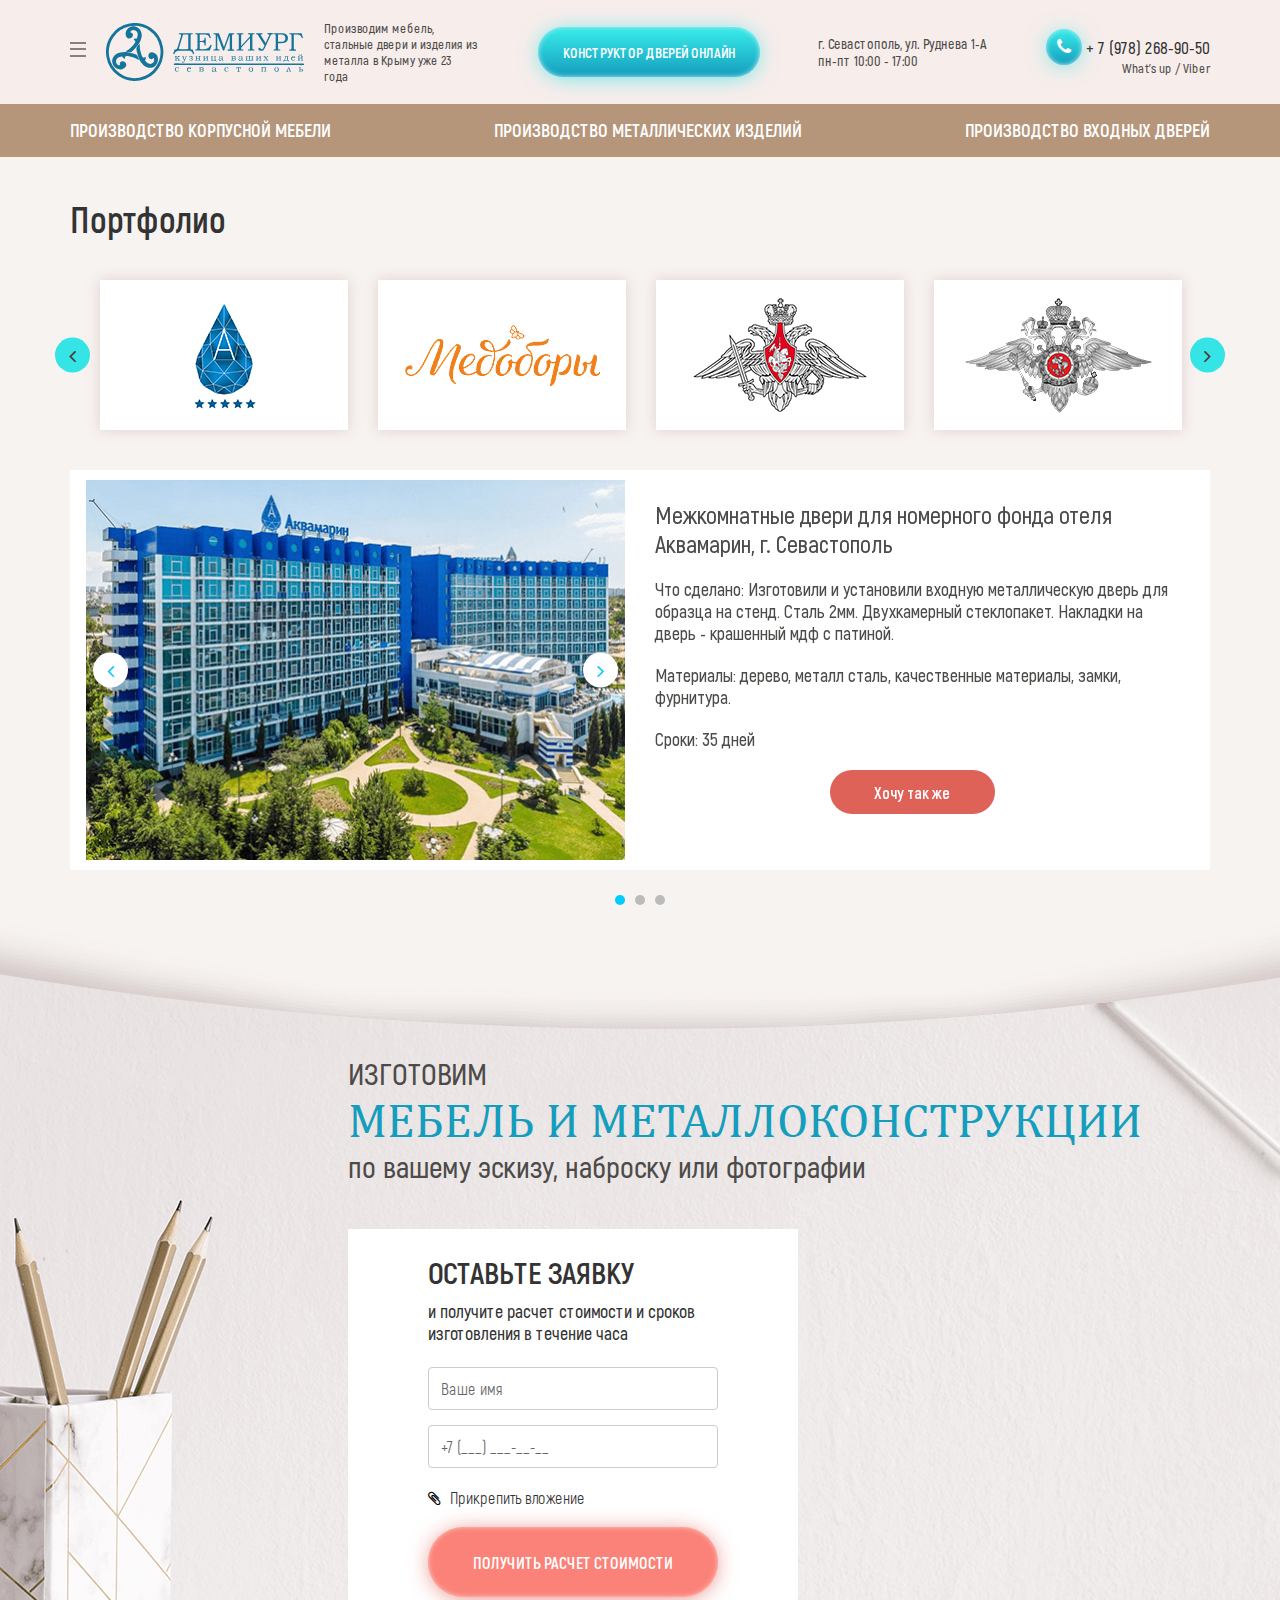
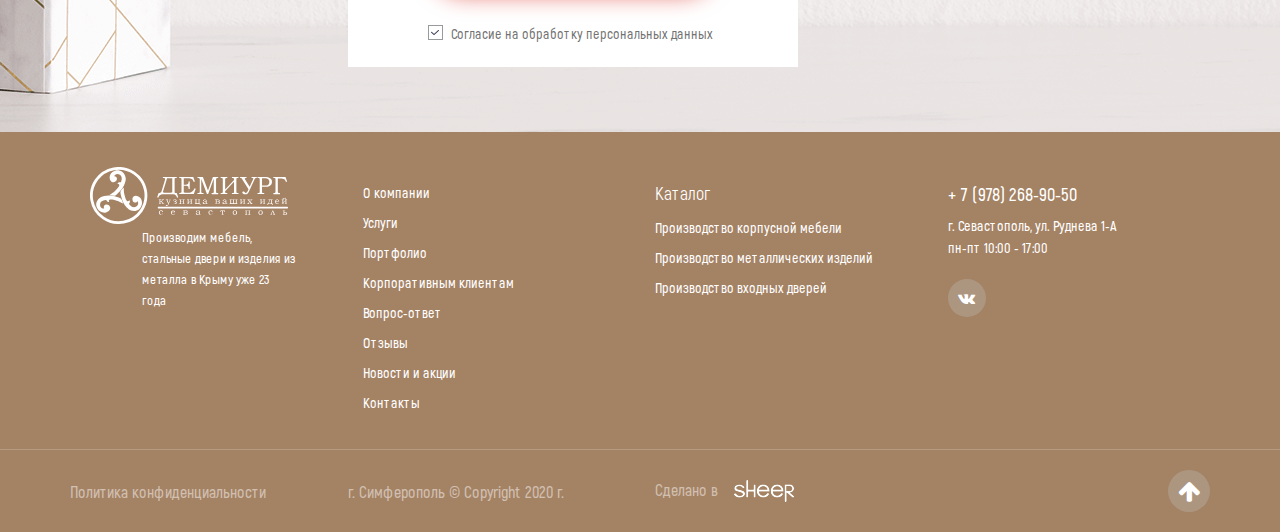
<file: portfolio.html>
<!DOCTYPE html>
<!--[if lt IE 7]><html lang="ru" class="lt-ie9 lt-ie8 lt-ie7"><![endif]-->
<!--[if IE 7]><html lang="ru" class="lt-ie9 lt-ie8"><![endif]-->
<!--[if IE 8]><html lang="ru" class="lt-ie9"><![endif]-->
<!--[if gt IE 8]><!-->
<html lang="ru">
<!--<![endif]-->
<head>
	<meta charset="utf-8" />
	<title>Заголовок</title>
	<meta name="description" content="" />
	<meta http-equiv="X-UA-Compatible" content="IE=edge" />
	<meta name="viewport" content="width=device-width, initial-scale=1.0" />
	<link rel="shortcut icon" href="favicon.png" />
	<link rel="stylesheet" href="libs/bootstrap/bootstrap-grid.css" />
	<link rel="stylesheet" href="libs/font-awesome-4.7.0/css/font-awesome.min.css" />
	<link rel="stylesheet" href="libs/fancybox/jquery.fancybox.css" />
	<link rel="stylesheet" href="libs/animate/animate.min.css" />
	<link rel="stylesheet" href="libs/slick-1.5.9/slick/slick.css" />
	<link rel="stylesheet" href="libs/slick-1.5.9/slick/slick-theme.css" />
	<link rel="stylesheet" href="css/fonts.css" />
	<link rel="stylesheet" href="css/main.css?ver=1.10" />
	<link rel="stylesheet" href="css/media.css?ver=1.10" />
</head>
<body>

	<div class="wrapper">

		<header class="header">
			<div class="container">
				<div class="d_flex">
					<div class="header__left">
						<span class="btn_nav">
							<span class='sandwich'>
								<span class='sw-topper'></span>
								<span class='sw-bottom'></span>
								<span class='sw-footer'></span>
							</span>
						</span>
						<a href="#" class="logo">
							<img src="img/logo.svg" alt="alt">
						</a>
						<div class="logo-descr">Производим мебель, стальные двери и изделия из металла в Крыму уже 23 года</div>
					</div>
					<a href="#" class="btn-main">КОНСТРУКТОР ДВЕРЕЙ ОНЛАЙН</a>
					<div class="header__locataion">
						<div>г. Севастополь, ул. Руднева 1-А</div>
						<div>пн-пт 10:00 - 17:00</div>
					</div>
					<div class="header__right">
						<a href="#" class="whatsapp-main" rel="nofollow">
							<i class="fa fa-phone"></i>
						</a>
						<a href="tel:+79782689050" class="phone-main" rel="nofollow">+ 7 (978) 268-90-50</a>
						<div class="descr-phones">What's up / Viber</div>
					</div>
				</div>
			</div>
		</header>

		<div class="nav">
			<div class="container">
				<ul class="nav-list">
					<li><a href="#">Производство корпусной мебели</a></li>
					<li><a href="#">Производство металлических изделий</a></li>
					<li><a href="#">Производство входных дверей</a></li>
				</ul>
			</div>
		</div>

		<div class="section-portfolio">
			<div class="container">
				<h2 class="title-section">Портфолио</h2>
				<ul class="slider-partners arrows_simple">
					<li>
						<div class="item-partner">
							<img src="img/partner1.png" class="zoomIn wow" data-wow-iteration="1" alt="alt">
						</div>
					</li>
					<li>
						<div class="item-partner">
							<img src="img/partner2.png" class="zoomIn wow" data-wow-iteration="1" alt="alt">
						</div>
					</li>
					<li>
						<div class="item-partner">
							<img src="img/partner3.png" class="zoomIn wow" data-wow-iteration="1" alt="alt">
						</div>
					</li>
					<li>
						<div class="item-partner">
							<img src="img/partner4.png" class="zoomIn wow" data-wow-iteration="1" alt="alt">
						</div>
					</li>
					<li>
						<div class="item-partner">
							<img src="img/partner1.png" class="zoomIn wow" data-wow-iteration="1" alt="alt">
						</div>
					</li>
				</ul>
				<div class="block-portfolio">
					<ul class="slider-main-portfolio">
						<li>
							<div class="slider-main-portfolio__item">
								<div class="row">
									<div class="col-lg-6">
										<ul class="slider-portfolio">
											<li>
												<div class="slider-portfolio__item">
													<img src="img/portfolio1.png" alt="alt">
												</div>
											</li>
											<li>
												<div class="slider-portfolio__item">
													<img src="img/portfolio1.png" alt="alt">
												</div>
											</li>
										</ul>
									</div>
									<div class="col-lg-6 col_text-portgfolio">
										<div class="block-portfolio__title">Межкомнатные двери для номерного фонда отеля Аквамарин, г. Севастополь</div>
										<article>
											<p>Что сделано: Изготовили и установили входную металлическую дверь для образца на стенд. Сталь 2мм. Двухкамерный стеклопакет. Накладки на дверь - крашенный мдф с патиной.</p>
											<p>Материалы: дерево, металл сталь, качественные материалы, замки, фурнитура. </p>
											<p>Сроки: 35 дней</p>
										</article>
										<div class="align-center">
											<a href="#" class="btn-simple">Хочу так же</a>
										</div>
									</div>
								</div>
							</div>
						</li>
						<li>
							<div class="slider-main-portfolio__item">
								<div class="row">
									<div class="col-lg-6">
										<ul class="slider-portfolio">
											<li>
												<div class="slider-portfolio__item">
													<img src="img/portfolio1.png" alt="alt">
												</div>
											</li>
											<li>
												<div class="slider-portfolio__item">
													<img src="img/portfolio1.png" alt="alt">
												</div>
											</li>
										</ul>
									</div>
									<div class="col-lg-6 col_text-portgfolio">
										<div class="block-portfolio__title">Межкомнатные двери для номерного фонда отеля Аквамарин, г. Севастополь</div>
										<article>
											<p>Что сделано: Изготовили и установили входную металлическую дверь для образца на стенд. Сталь 2мм. Двухкамерный стеклопакет. Накладки на дверь - крашенный мдф с патиной.</p>
											<p>Материалы: дерево, металл сталь, качественные материалы, замки, фурнитура. </p>
											<p>Сроки: 35 дней</p>
										</article>
										<div class="align-center">
											<a href="#" class="btn-simple">Хочу так же</a>
										</div>
									</div>
								</div>
							</div>
						</li>
						<li>
							<div class="slider-main-portfolio__item">
								<div class="row">
									<div class="col-lg-6">
										<ul class="slider-portfolio">
											<li>
												<div class="slider-portfolio__item">
													<img src="img/portfolio1.png" alt="alt">
												</div>
											</li>
											<li>
												<div class="slider-portfolio__item">
													<img src="img/portfolio1.png" alt="alt">
												</div>
											</li>
										</ul>
									</div>
									<div class="col-lg-6 col_text-portgfolio">
										<div class="block-portfolio__title">Межкомнатные двери для номерного фонда отеля Аквамарин, г. Севастополь</div>
										<article>
											<p>Что сделано: Изготовили и установили входную металлическую дверь для образца на стенд. Сталь 2мм. Двухкамерный стеклопакет. Накладки на дверь - крашенный мдф с патиной.</p>
											<p>Материалы: дерево, металл сталь, качественные материалы, замки, фурнитура. </p>
											<p>Сроки: 35 дней</p>
										</article>
										<div class="align-center">
											<a href="#" class="btn-simple">Хочу так же</a>
										</div>
									</div>
								</div>
							</div>
						</li>
					</ul>
				</div>
			</div>
		</div>

		<div class="section-form section-form_page">
			<div class="container">
				<div class="row">
					<div class="col-lg-9 offset-lg-3 col_pl">
						<div class="descr-advantage">изготовим</div>
						<div class="title-advantage">мебель и металлоконструкции</div>
						<div class="descr-advantage descr-advantage_bottom">по вашему эскизу, наброску или фотографии </div>
						<div class="block-form">
							<div class="block-form__title">Оставьте заявку </div>
							<div class="block-form__descr">и получите расчет стоимости и сроков изготовления в течение часа</div>
							<form>
								<input type="text" placeholder="Ваше имя" required="required">
								<input type="text" placeholder="+7 (___) ___-__-__" required="required" class="input-phone">
								<div class="fl-upld">
									<div id="fl_nm" class="name-upload"></div>
									<label><input id="fl_inp" type="file" name="file"><i class="fa fa-paperclip" aria-hidden="true"></i> Прикрепить вложение</label>
								</div>
								<button class="btn-main btn-main__page" type="submit">получить расчет стоимости</button>
								<div class="checkbox">
									<label>
										<input type="checkbox" required="required" checked="checked" />
										<span>Согласие на обработку персональных данных</span>
									</label>
								</div>
							</form>
							<div class="block-form__image zoomIn wow" data-wow-iteration="1"></div>
						</div>
					</div>
				</div>
			</div>
		</div>

		<footer class="footer">
			<div class="container">
				<div class="row">
					<div class="col-lg-3 col-md-3">
						<a href="#" class="logo">
							<img src="img/logo2.svg" alt="alt">
						</a>
						<div class="logo-descr-footer">Производим мебель, стальные двери и изделия из металла в Крыму уже 23 года</div>
					</div>
					<div class="col-lg-3 col-md-3">
						<ul class="footer__list">
							<li><a href="#">О компании</a></li>
							<li><a href="#">Услуги</a></li>
							<li><a href="#">Портфолио</a></li>
							<li><a href="#">Корпоративным клиентам</a></li>
							<li><a href="#">Вопрос-ответ</a></li>
							<li><a href="#">Отзывы</a></li>
							<li><a href="#">Новости и акции</a></li>
							<li><a href="#">Контакты</a></li>
						</ul>
					</div>
					<div class="col-lg-3 col-md-3">
						<div class="footer__title">Каталог</div>
						<ul class="footer__list">
							<li><a href="#">Производство корпусной мебели  </a></li>
							<li><a href="#">Производство металлических изделий</a></li>
							<li><a href="#">Производство входных дверей</a></li>
						</ul>
					</div>
					<div class="col-lg-3 col-md-12">
						<a href="tel:+79782689050" class="phone-main" rel="nofollow">+ 7 (978) 268-90-50</a>
						<div class="footer__location">
							<div>г. Севастополь, ул. Руднева 1-А</div>
							<div>пн-пт 10:00 - 17:00</div>
						</div>
						<ul class="list-social">
							<li><a href="#" rel="nofollow"><i class="fa fa-vk"></i></a></li>
						</ul>
					</div>
				</div>
			</div>
			<div class="footer__bottom">
				<div class="container">
					<div class="row align-items-center">
						<div class="col-md-3">
							<a href="#" class="footer__link">Политика конфиденциальности</a>
						</div>
						<div class="col-md-3 col_pl">
							<p>г. Симферополь © Copyright  2020 г.</p>
						</div>
						<div class="col-md-3">
							<div class="create">Сделано в <img src="img/create.png" alt="alt"></div>
						</div>
						<div class="col-md-3 align_right">
							<a href="#" class="btn_top"><i class="fa fa-arrow-up"></i></a>
						</div>
					</div>
				</div>
			</div>
		</footer>
		
	</div>

	<!--[if lt IE 9]>
	<script src="libs/html5shiv/es5-shim.min.js"></script>
	<script src="libs/html5shiv/html5shiv.min.js"></script>
	<script src="libs/html5shiv/html5shiv-printshiv.min.js"></script>
	<script src="libs/respond/respond.min.js"></script>
<![endif]-->
<script src="libs/jquery/jquery-1.11.1.min.js"></script>
<script src="libs/jquery-mousewheel/jquery.mousewheel.min.js"></script>
<script src="libs/fancybox/jquery.fancybox.pack.js"></script>
<script src="libs/mask/jquery.maskedinput.js"></script>
<script src="libs/animate/wow.min.js"></script>
<script src="libs/animate/animate-css.js"></script>
<script src="libs/slick-1.5.9/slick/slick.min.js"></script>
<script src="libs/scroll2id/PageScroll2id.min.js"></script>
<script src="js/common.js?ver=1.9"></script>
<!-- Yandex.Metrika counter --><!-- /Yandex.Metrika counter -->
<!-- Google Analytics counter --><!-- /Google Analytics counter -->
</body>
</html>
</file>
<file: css/fonts.css>
@font-face {
font-family: 'Akrobat Semibold';
src: url('../fonts/Akrobat-SemiBold.eot');
src: url('../fonts/Akrobat-SemiBold.eot?#iefix') format('embedded-opentype'),
url('../fonts/Akrobat-SemiBold.woff') format('woff'),
url('../fonts/Akrobat-SemiBold.ttf') format('truetype');
font-weight: normal;
font-style: normal;
}
@font-face {
font-family: 'Akrobat Bold';
src: url('../fonts/Akrobat-Bold.eot');
src: url('../fonts/Akrobat-Bold.eot?#iefix') format('embedded-opentype'),
url('../fonts/Akrobat-Bold.woff') format('woff'),
url('../fonts/Akrobat-Bold.ttf') format('truetype');
font-weight: normal;
font-style: normal;
}
@font-face {
font-family: 'Akrobat Regular';
src: url('../fonts/Akrobat-Regular.eot');
src: url('../fonts/Akrobat-Regular.eot?#iefix') format('embedded-opentype'),
url('../fonts/Akrobat-Regular.woff') format('woff'),
url('../fonts/Akrobat-Regular.ttf') format('truetype');
font-weight: normal;
font-style: normal;
}
@font-face {
font-family: 'Cambria Regular';
src: url('../fonts/Cambria.eot');
src: url('../fonts/Cambria.eot?#iefix') format('embedded-opentype'),
url('../fonts/Cambria.woff') format('woff'),
url('../fonts/Cambria.ttf') format('truetype');
font-weight: normal;
font-style: normal;
}
@font-face {
	font-family: "MyriadProRegular";
	src: url("../fonts/MyriadProRegular/MyriadProRegular.eot");
	src: url("../fonts/MyriadProRegular/MyriadProRegular.eot?#iefix")format("embedded-opentype"),
	url("../fonts/MyriadProRegular/MyriadProRegular.woff") format("woff"),
	url("../fonts/MyriadProRegular/MyriadProRegular.ttf") format("truetype");
	font-style: normal;
	font-weight: normal;
}
</file>
<file: css/main.css>
*::-webkit-input-placeholder {
	color: #666;
	opacity: 1;
}
*:-moz-placeholder {
	color: #666;
	opacity: 1;
}
*::-moz-placeholder {
	color: #666;
	opacity: 1;
}
*:-ms-input-placeholder {
	color: #666;
	opacity: 1;
}

body input:focus:required:invalid,
body textarea:focus:required:invalid {
	
}
body input:required:valid,
body textarea:required:valid {
	
}
body {
	font-family: 'Akrobat Semibold';
	font-size: 16px;
	overflow-x: hidden;
	margin: 0;
	color: #4c4b49;
	background-color: #f7f3f1;
}
button {
	cursor: pointer;
}
h1,h2,h3,h4,h5,h6 {
	padding: 0;
	margin: 0;
	font-weight: normal;
}
.wrapper {
	overflow: hidden;
}
a {
	text-decoration: none;
	outline: none;
}
* {
	outline: none !important;
}
ul {
	padding: 0;
	margin: 0;
}
ul li {
	list-style-type: none;
	outline: none;
}
img {
	outline: none;
	display: block;
}
p {
	padding: 0;
	margin: 0;
}
.d_flex {
	display: -webkit-flex;
	display: -moz-flex;
	display: -ms-flex;
	display: -o-flex;
	display: flex;
	align-items: center;
	justify-content: space-between;
	flex-wrap: wrap;	
}
.header__left {
		display: -webkit-flex;
	display: -moz-flex;
	display: -ms-flex;
	display: -o-flex;
	display: flex;
	flex-wrap: wrap;
	align-items: center;
}
/*Style Sandwich*/
.btn_nav {
	border: none;
	z-index: 60;
	display: inline-block;
	-webkit-transition: all 0.3s;
	-o-transition: all 0.3s;
	transition: all 0.3s;
	vertical-align: middle;
	position: relative;
}
.btn_nav:hover {
	opacity: 1;
}
.sandwich span {
	display: block;
}
.sandwich {
	width:16px;
	height:28px;
	margin: auto;
	display: -webkit-flex;
	display: -moz-flex;
	display: -ms-flex;
	display: -o-flex;
	display: flex;
	flex-direction: column;
	align-items: flex-end;
	z-index: 20;
	cursor: pointer;
}
.sw-topper {
	position: relative;
	top: 4px;
	width: 16px;
	height: 2px;
	display: block;
	margin: 0 auto;
	background-color: #85817f;
	border: medium none;
	transition: transform 0.5s, top 0.2s;
	/* transition-delay: 0.2s, 0s; */
}
.sw-bottom {
position: relative;
	top: 8px;
	width: 16px;
	height: 2px;
	display: block;
	margin: 0 auto;
	background-color: #85817f;
	border: medium none;
	transition: transform 0.5s, top 0.2s;
	transition-delay: 0.2s, 0s;
}
.sw-footer {
position: relative;
	top: 13px;
	width: 16px;
	height: 2px;
	display: block;
	background-color: #85817f;
	border: medium none;
	transition: all 0.5s;
	transition-delay: 0.1s;
}
.sandwich.active .sw-topper {
	top: 11px;
	transform: rotate(45deg);
}
.sandwich.active .sw-bottom {
	opacity: 0;
}
.sandwich.active .sw-footer {
	top: 7px;
	transform: rotate(-45deg);
}

.logo {
	margin: 0 20px;
	display: inline-block;
}
.logo img {
	width: 198px;
	height: auto;
	max-width: 100%;
	display: block;
}
.logo-descr {
	font-size: 13px;
	max-width: 155px;
	color: #4c4b49;
}
.header {
	padding-top: 20px;
	padding-bottom: 20px;
	background-color: #f7edeb;
}
.btn-main {
	padding: 0 25px;
	height: 50px;
	font-size: 14px;
	text-align: center;
	display: -webkit-inline-flex;
	display: -moz-inline-flex;
	display: -ms-inline-flex;
	display: -o-inline-flex;
	display: inline-flex;
	align-items: center;
	justify-content: center;
	color: #fff;
	text-transform: uppercase;
	position: relative;
	border: none;
	z-index: 1;
	font-family: 'Akrobat Bold';
	border-radius: 60px;
	    background: rgb(5,187,247);
    box-shadow: 0 0 5px #beeff6 inset;
    background: -webkit-linear-gradient(#35e4e5 11%, #149dbd 100%);
    background: -o-linear-gradient(#35e4e5 11%, #149dbd 100%);
    background: linear-gradient(#35e4e5 11%, #149dbd 100%);
    -webkit-transition: all 0.3s;
    -o-transition: all 0.3s;
    transition: all 0.3s;
}
.btn-main::before {
	position: absolute;
	display: block;
	content: " ";
	width: 100%;
	height: 100%;
	top: 0;
	left: 0;
	z-index: -1;
	border-radius: 60px;
		   box-shadow: 0 2px 23px -5px #35e4e5;
}
.whatsapp-main::after,
.btn-main::after {
	position: absolute;
	display: block;
	content: " ";
	width: 100%;
	height: 100%;
	top: 0;
	left: 0;
	z-index: -1;
	opacity: 0;
	border-radius: 60px;
    background: #fb8278;
    box-shadow: 0 0 5px #fccfc9 inset;
    background: -webkit-linear-gradient(#fb8278 11%, #fb8278 100%);
    background: -o-linear-gradient(#fb8278 11%, #fb8278 100%);
    background: linear-gradient(#fb8278 11%, #fb8278 100%);
        -webkit-transition: all 0.3s;
    -o-transition: all 0.3s;
    transition: all 0.3s;
}
.btn-main__page::after {
	background: rgb(5,187,247);
    box-shadow: 0 0 5px #beeff6 inset;
    background: -webkit-linear-gradient(#35e4e5 11%, #149dbd 100%);
    background: -o-linear-gradient(#35e4e5 11%, #149dbd 100%);
    background: linear-gradient(#35e4e5 11%, #149dbd 100%);
}
.btn-main__page:hover::after,
.whatsapp-main:hover::after,
.btn-main:hover::after {
	opacity: 1;
}
.whatsapp-main:hover::before,
.btn-main:hover::before {
	box-shadow: 0 2px 23px -5px #df6258;
}
.btn-main__page:hover::before {
	box-shadow: 0 2px 23px -5px #35e4e5;
}
.header__locataion {
	font-size: 14px;
}
.whatsapp-main {
	width: 36px;
	height: 36px;
	display: -webkit-inline-flex;
	display: -moz-inline-flex;
	display: -ms-inline-flex;
	display: -o-inline-flex;
	display: inline-flex;
	align-items: center;
	justify-content: center;
	text-align: center;
	color: #fff;
		    background: #149dbd;
    box-shadow: 0 0 5px #beeff6 inset;
    background: -webkit-linear-gradient(#35e4e5 11%, #149dbd 100%);
    background: -o-linear-gradient(#35e4e5 11%, #149dbd 100%);
    background: linear-gradient(#35e4e5 11%, #149dbd 100%);
    border-radius: 50%;
	font-size: 18px;
	vertical-align: middle;
	position: relative;
	z-index: 1;
}
.whatsapp-main::before {
	position: absolute;
	display: block;
	content: " ";
	width: 100%;
	height: 100%;
	top: 0;
	left: 0;
	z-index: -1;
	border-radius: 60px;
		   box-shadow: 0 2px 23px -5px #35e4e5;
}
.phone-main {
	font-size: 17px;
	display: inline-block;
	vertical-align: middle;
	color: #333;
}
.descr-phones {
	margin-top: -5px;
	font-size: 13px;
}
.header__right {
	text-align: right;
}
.nav {
	padding: 15px 0;
	background-color: #b5967b;
}
.nav-list {
	display: -webkit-flex;
	display: -moz-flex;
	display: -ms-flex;
	display: -o-flex;
	display: flex;
	align-items: center;
	justify-content: space-between;
	flex-wrap: wrap;
}
.nav-list li a {
	font-size: 18px;
	color: #fff;
	font-family: 'Akrobat Bold';
	text-transform: uppercase;
	display: inline-block;
	border-bottom: 1px transparent solid;
	-webkit-transition: all 0.3s;
	-o-transition: all 0.3s;
	transition: all 0.3s;
}
.nav-list li a:hover {
	border-color: #fff;
}
.billbord {
	background-color: #f7edeb;
}
.btn-main__page {
	height: 70px;
	padding: 0 35px;
		    background: #fb8278;
    box-shadow: 0 0 5px #fccfc9 inset;
    background: -webkit-linear-gradient(#fb8278 11%, #fb8278 100%);
    background: -o-linear-gradient(#fb8278 11%, #fb8278 100%);
    background: linear-gradient(#fb8278 11%, #fb8278 100%);
}
.btn-main__page::before {
		   box-shadow: 0 2px 23px -5px #df6258;
}
.billbord__descr,
.billbord__top-descr {
	font-size: 30px;
	text-transform: uppercase;
	color: #562e2f;
}
.billbord__top-descr {
	padding-top: 50px;
}
.billbord__title {
	font-size: 65px;
	padding-bottom: 20px;
	text-transform: uppercase;
	color: #562e2f;
	font-family: 'Cambria Regular';
}
.billbord__descr {
	max-width: 338px;
	display: inline-block;
	vertical-align: middle;
	text-transform: none;
}
.billbord__subdescr {
	max-width: 176px;
	line-height: 24px;
	padding: 10px 0;
		padding-left: 20px;
		margin-left: 25px;
	border-left: 2px #78daea solid;
	display: inline-block;
	vertical-align: middle;
}
.billbord__subdescr span {
font-family: 'Akrobat Bold';
}
.billbord__text {
	padding-top: 35px;
	padding-bottom: 40px;
	font-size: 20px;
}
.item-billbord .btn-main {
	margin-bottom: 30px;
}
.billbord__bg-image {
		width: 590px;
	height: 590px;
		border-radius: 50%;
		position: absolute;
		left: 0;
		top: 25px;
		z-index: 0;
		background-image: url(../img/bg_img_billbord.jpg);
	background-repeat: no-repeat;
	background-position: center;
	-webkit-background-size: cover;
	background-size: cover;
}
.billbord__bg-image::before {
	position: absolute;
	display: block;
	content: " ";
	width: 100%;
	height: 100%;
	top: 0;
	left: 0;
	border-radius: 50%;
	border: 1px #fff solid;
	transform: scale(0.95);
	z-index: 0;
}
.billbord__bg-image::after {
	position: absolute;
	display: block;
	content: " ";
	width: 100%;
	height: 100%;
	top: 0;
	left: 0;
	border-radius: 50%;
	border: 1px #fff solid;
	transform: scale(1.05);
	z-index: 0;
}
.billbord__image {
	width: 590px;
	height: 590px;
	margin: 30px 0;
	border-radius: 50%;
	display: -webkit-flex;
	display: -moz-flex;
	display: -ms-flex;
	display: -o-flex;
	display: flex;
	align-items: center;
	position: relative;
	z-index: 1;
	justify-content: center;

}

.billbord__image img {
	max-width: 344px;
	max-height: 562px;
}
.slider-billbord .slick-list {
	overflow: visible;
}
.item-billbord {
	opacity: 0;
	-webkit-transition: all 0.3s;
	-o-transition: all 0.3s;
	transition: all 0.3s;
}
.slick-active .item-billbord  {
	opacity: 1;
}
.slick-arrow {
    width: 35px;
    height: 35px;
    border-radius: 50%;
    display: -webkit-flex;
    display: -moz-flex;
    display: -ms-flex;
    display: -o-flex;
    display: flex;
    align-items: center;
    justify-content: center;
    color: #0cf !important;
    font-size: 20px;
    background-color: #fff;
    top: 50%;
    -webkit-transition: all 0.3s;
    -o-transition: all 0.3s;
    transition: all 0.3s;
}
.slick-arrow:hover {
	box-shadow: 0 0 10px #0cf;
}
.slick-arrow::before {
	display: none;
}
.slick-prev {
	left: 0;
}
.slick-next {
	right: 0;
}
.controls-slider .slick-arrow {
	top: 0;
	bottom: 0;
	margin: 0 6px;
	display: -webkit-inline-flex;
	display: -moz-inline-flex;
	display: -ms-inline-flex;
	display: -o-inline-flex;
	display: inline-flex;
	vertical-align: middle;
	position: relative;
	transform: none;
}
.controls-slider__counter {
	font-size: 26px;
	color: #4c4b49;
	font-family: 'Akrobat Regular';
}
.controls-slider__counter span {
	color: #39d0ea;
	font-family: 'Akrobat Semibold';
}
.controls-slider {
	display: -webkit-flex;
	display: -moz-flex;
	display: -ms-flex;
	display: -o-flex;
	display: flex;
	align-items: center;
	justify-content: flex-end;
}
.controls-slider__arrows {
	padding-right: 40px;
}
.controls-slider__counter {
	position: absolute;
	bottom: 45px;
	left: 0;
	width: 100%;
}
.controls-slider {
	margin-top: -81px;
	max-width: 710px;
	position: relative;
}
.controls-slider::before {
    position: absolute;
    display: block;
    content: " ";
    width: 60%;
    height: 1px;
    top: 0;
    bottom: 0;
    margin: auto 0;
    left: 115px;
    right: 0;
    background-color: #dec9c6;
    opacity: 0.6;
}
.types {
	padding-bottom: 60px;
	background-color: #f7f3f1;
}
.title-section {
	padding-top: 40px;
	font-size: 36px;
	color: #333;
	font-family: 'Akrobat Bold';
}
.title-section span {
	color: #149dbd;
}
.title-descr {
	font-size: 24px;
	padding-top: 10px;
	color: #666;
}
.slider-type__item {
	height: 380px;
	padding: 0 1px;
}
.slider-type__item img {
		width: 100%;
	height: 100%;
	object-fit: cover;
	font-family: 'object-fit: cover;';
}
.item-type__name {
	font-size: 42px;
	padding-top: 25px;
	padding-bottom: 40px;
	text-transform: uppercase;
	color: #562e2f;
}
.text_type li {
	font-size: 24px;
	margin-bottom: 10px;
	display: block;
	position: relative;
}
.text_type li a {
	display: inline;
		color: #4c4b49;
		border-bottom: 1px transparent solid;
		-webkit-transition: all 0.3s;
		-o-transition: all 0.3s;
		transition: all 0.3s;
}
.text_type li a:hover {
	border-color: #4c4b49;
}
.text_type li::before {
    content: "•";
    color: #149dbd;
    margin-right: 5px;
    font-size: 37px;
    line-height: 0;
}
.item-type {
	padding: 10px;
	margin-top: 30px;
	background-color: #fff;
}
.item-type__icon {
	position: absolute;
	bottom: 10px;
	right: 30px;
}
.arrows_simple .slick-arrow {
	color: #562e2f !important;
	background-color: #35e4e5;
}
.slider-type .slick-prev {
	left: -18px;
}
.slider-type .slick-next {
	right: -18px;
}
.item-type .text_type:first-child {
	padding-left: 30px;
}
.item-type:nth-child(2) .item-type__icon {
	right: 2px;
}
.item-type:nth-child(3) .item-type__icon {
	right: 60px;
}
.title-section_center {
	text-align: center;
}
.selection {
	min-height: 840px;
	background-image: url(../img/bg_selection.jpg);
	background-repeat: no-repeat;
	background-position: center;
	-webkit-background-size: 100% 100%;
	background-size: 100% 100%;
}
.selection__block {
	padding: 20px;
	background-color: #e2cbb6;
	box-shadow: 0 10px 20px #562e2fb5;
}
.selection .title-section {
	padding-bottom: 40px;
}
.selection__image img {
	max-width: 100%;
	max-height: 100%;
	margin: 0 auto;
	display: block;
}
.selection__title {
	font-size: 20px;
	color: #333;
	padding-bottom: 7px;
}
.selection__title_center {
	padding-bottom: 30px;
	text-align: center;
	text-transform: uppercase;
	font-family: 'Akrobat Bold';
}
.serie-block__title {
	font-size: 24px;
	padding-bottom: 15px;
	color: #562e2f;
	text-align: center;
		font-family: 'Akrobat Bold';
}
.serie-block {
	padding: 15px;
	padding-bottom: 10px;
	min-height: 168px;
	margin-bottom: 14px;
	-webkit-transition: all 0.3s;
	-o-transition: all 0.3s;
	transition: all 0.3s;
	background-color: #fff;
	border: 1px transparent solid;
}
.selection .slider-series {
	padding-bottom: 10px;
}
.slider-series .serie-block {
	opacity: 0;
}
.slider-series .slick-active .serie-block {
	opacity: 1;
}
.serie-block:not(.serie-block_form) {
	cursor: pointer;
}
.serie-block.active {
	background-color: #39d0ea;
	color: #fff;
}
.serie-block.active * {
	color: #fff;
}
.serie-block p {
	color: #666;
}
.serie-block__price {
	font-size: 18px;
	padding: 15px 0;
	padding-bottom: 10px;
	color: #666;
}
.serie-block__price span {
	font-size: 24px;
	color: #333;
}
.slider-series {
	margin: 0 -15px;
}
.slider-series .slick-list {
	padding-left: 15px !important;
	padding-right: 15px !important;
}
.btn-simple {
	color: #fff;
	text-align: center;
	display: -webkit-inline-flex;
	display: -moz-inline-flex;
	display: -ms-inline-flex;
	display: -o-inline-flex;
	display: inline-flex;
	align-items: center;
	justify-content: center;
	border: none;
	height: 44px;
	padding: 0px 22px;
	background-color: #df6258;
	border-radius: 60px;
	font-family: 'Akrobat Bold';
	-webkit-transition: all 0.3s;
	-o-transition: all 0.3s;
	transition: all 0.3s;
}
.btn-simple:hover {
	background-color: #149dbd;
}
input {
	height: 43px;
	font-size: 16px;
	width: 100%;
	padding: 0 12px;
	border: 1px #ccc solid;
	border-radius: 4px;
	margin-bottom: 15px;
	font-family: 'Akrobat Regular';
}
.serie-block form {
	max-width: 192px;
	margin: 0 auto;
}
.serie-block .btn-simple {
	width: 100%;
}
.slider-series .slick-arrow {
	background-color: transparent;
	color: #fff !important;
	left: 0;
	right: 0;
	margin: 0 auto;
	top: -20px;
	bottom: auto;
	transform: none;
}
.slider-series .slick-next {
	bottom: -20px;
	top: auto;
}
.slider-series {
	padding-bottom: 15px;
}
.choose-type__image {
		position: absolute;
	top: 0;
	left: 0;
	height: 55px;
	width: 100%;
}
.choose-type__image img {
	width: 30px;
	height: auto;
		position: absolute;
	left: 0;
	right: 0;
	margin: 0 auto;
	bottom: 10px;
}
.choose-type__image img:nth-child(2) {
opacity: 0;
}
.choose-type__item {
	font-size: 20px;
	padding-top: 53px;
	padding-bottom: 11px;
	position: relative;
	text-align: center;
	background-color: #fff;
	color: #39d0ea;
	cursor: pointer;
	min-height: 100%;
	-webkit-transition: all 0.3s;
	-o-transition: all 0.3s;
	transition: all 0.3s;
}
.choose-type {
	display: -webkit-flex;
	display: -moz-flex;
	display: -ms-flex;
	display: -o-flex;
	display: flex;
	justify-content: space-between;
}
.choose-type li {
	width: 50%;
}
.choose-type__item.active {
	background-color: #39d0ea;
	color: #fff;
}
.choose-type__item.active .choose-type__image img:nth-child(2) {
	opacity: 1;
}
.choose-type__item.active .choose-type__image img:nth-child(1) {
	opacity: 0;
}
.choose-type {
	margin-bottom: 12px;
}
.choose-type li:first-child .choose-type__item {
	border-right: 1px #39d0ea solid;
}
.choose-block {
	padding: 15px;
	margin-bottom: 12px;
	background-color: #fff;
}
.item-picture img {
	max-width: 100%;
	height: auto;
	display: block;
	margin: 0 auto;
}
.item-picture {
	padding: 5px;
	margin: 0 3px;
	cursor: pointer;
	border: 1px transparent solid;
	-webkit-transition: all 0.3s;
	-o-transition: all 0.3s;
	transition: all 0.3s;
}
.item-picture.active {
	border-color: #39d0ea;
}
.slider-picture {
	padding: 0 6px;
}
.choose-block .slick-arrow {
	background-color: transparent;
}
.choose-block .slick-prev {
    left: -20px;
}
.choose-block .slick-next {
    right: -20px;
}
.slider-colors__item {
	width: 43px;
	height: 43px;
	border-radius: 50%;
	margin: 0 auto;
	padding: 4px;
	cursor: pointer;
	border: 1px transparent solid;
	-webkit-transition: all 0.3s;
	-o-transition: all 0.3s;
	transition: all 0.3s;
}
.item-color {
	width: 100%;
	height: 100%;
	border-radius: 50%;
}
.slider-colors__item.active {
	border-color: #39d0ea;
}
.slider-colors {
	padding: 0 10px;
}
select {
	font-size: 20px;
	height: 40px;
	padding: 0 15px;
	width: 100%;
	font-family: 'Akrobat Semibold';
	color: #333;
	border: 1px #ccc solid;
	background-color: #fff;
}
.block-size__title {
	color: #666;
	padding-bottom: 10px;
}
.block-size {
	display: inline-block;
	vertical-align: top;
	width: 48%;
	margin-right: 2px;
}
.choose-block:last-of-type {
	margin-bottom: 0;
}
.descr-advantage {
	font-size: 30px;
	text-transform: uppercase;
	text-align: center;
}
.title-advantage {
	font-size: 48px;
	color: #149dbd;
	text-align: center;
	text-transform: uppercase;
	font-family: 'Cambria Regular';
}
.descr-advantage_bottom {
	text-transform: none;
}
.advantages {
	padding-top: 30px;
	padding-bottom: 120px;
	background-image: url(../img/bg_avd.jpg);
	background-repeat: no-repeat;
	background-position: center bottom;
	-webkit-background-size: cover;
	background-size: cover;
}
.item-advantage__title {
	font-size: 24px;
	padding-bottom: 20px;
	text-transform: uppercase;
	font-family: 'Akrobat Bold';
	color: #562e2f;
}
.item-advantage__title span {
	color: #149dbd;
}
.item-advantage {
	width: 445px;
	max-width: 100%;
	margin: 0 auto;
	padding: 35px 0;
	padding-bottom: 20px;
	padding-left: 65px;
	padding-right: 50px;
	min-height: 185px;
	margin-top: 17px;
	background-color: #fff;
	    box-shadow: 0 10px 20px #562e2f63;
}
.item-advantage li::before {
    content: "•";
    color: #149dbd;
    margin-right: 5px;
    font-size: 27px;
}
.item-advantage li,
.item-advantage p {
	line-height: 22px;
}
.row_advantages {
	padding-top: 20px;
}
.section-form .descr-advantage,
.section-form .title-advantage {
	text-align: left;
}
.section-form {
	padding-top: 155px;
	padding-bottom: 65px;
	margin-top: -155px;
	background-image: url(../img/bg_form.png);
	background-repeat: no-repeat;
	background-position: center top;
}
.col_pl {
	padding-left: 0;
}
.block-form {
	width: 450px;
	padding: 25px 80px;
	max-width: 100%;
	position: relative;
	background-color: #fff;
	z-index: 1;
}
.block-form__image {
	position: absolute;
	width: 550px;
	height: 550px;
	left: 78%;
	bottom: -83px;
	pointer-events: none;
	background-image: url(../img/form_img1.png);
	background-repeat: no-repeat;
	background-position: center;
	-webkit-background-size: cover;
	background-size: cover;
}
.section-form .block-form {
	margin-top: 45px;
}
.block-form__title {
	font-size: 30px;
	padding-bottom: 10px;
	text-transform: uppercase;
	font-family: 'Akrobat Bold';
	color: #333;
}
.block-form__descr {
	font-size: 18px;
	padding-bottom: 23px;	
	color: #333;
}
.block-form .btn-main {
	font-size: 16px;
	width: 100%;
	text-transform: uppercase;
}
.checkbox {
	font-size: 14px;
	text-align: left;
	color: rgba(51, 51, 51, 0.7);
	display: block;
		margin-top: 25px;
}
.checkbox label input {
	position: absolute;
	z-index: -1;
	width: 1px !important;
	opacity: 0 !important;
	margin: 1px 0 0 7px !important;
}
.checkbox label span {
	position: relative;
	padding: 3px 0 0 23px;
	display: block;
	cursor: pointer;
}
.checkbox label span:before {
	content: '';
	position: absolute;
	top: 3px;
	left: 0;
	width: 15px;
	height: 15px;
	border: 1px solid #989a9b;
	transition: .2s;
}
.checkbox label span:after {
	content: '';
	position: absolute;
	top: 3px;
	left: 0px;
	width: 15px;
	height: 15px;
	background-image: url(../img/check.png);
	background-repeat: no-repeat;
	background-position: center;
	opacity: 0;
	transition: .2s;
}
.checkbox label input:checked + span:after {
	opacity: 1;
}
.fl-upld input {
	display: none;
}
.fl-upld {
	color: #333;
	margin-bottom: 20px;
	margin-top: 5px;
	cursor: pointer;
	font-family: 'Akrobat Regular';
}

.fl-upld i {
	margin-right: 5px;
	color: #000;
}
.fl-upld label {
	cursor: pointer;
	font-weight: normal;
}
.title-descr_center {
	text-align: center;
}
.item-partner {
	background-color: #fff;
	height: 150px;
	margin: 40px 15px;
	padding: 5px;
	box-shadow: 0 0 13px #ad817b4f;
	display: -webkit-flex;
	display: -moz-flex;
	display: -ms-flex;
	display: -o-flex;
	display: flex;
	align-items: center;
	justify-content: center;
	-webkit-transition: all 0.3s;
	-o-transition: all 0.3s;
	transition: all 0.3s;
}
.item-partner:hover {
	box-shadow: 0 0 13px #ad817b;
}
.item-partner img {
	max-width: 100%;
	max-height: 100%;
	display: block;
}
.slider-partners .slick-prev {
	left: -15px;
}
.slider-partners .slick-next {
	right: -15px;
}
.slider-partners {
	padding: 0 15px;
}
.block-portfolio {
	padding: 10px;
	background-color: #fff;
}
.slider-portfolio__item {
	height: 380px;
}
.slider-portfolio__item img {
		width: 100%;
	height: 100%;
	object-fit: cover;
	font-family: 'object-fit: cover;';
}
.slider-portfolio .slick-prev {
	left: 7px;
}
.slider-portfolio .slick-next {
	right: 7px;
}
.block-portfolio__title {
	font-size: 24px;
	margin-top: 20px;
	margin-bottom: 20px;
}
.block-portfolio p {
	font-size: 18px;
	margin-bottom: 20px;
}
.block-portfolio p span {
	font-family: 'Akrobat Bold';
}
.col_text-portgfolio {
	padding-right: 40px;
}
.align-center {
	text-align: center;
}
.block-portfolio .btn-simple {
	min-width: 165px;
}
.portfolio {
	padding-bottom: 40px;
}
.link-main {
	display: inline-block;
	font-size: 20px;
	color: #149dbd;
	border-bottom: 1px #149dbd solid;
	-webkit-transition: all 0.3s;
	-o-transition: all 0.3s;
	transition: all 0.3s;
}
.link-main:hover {
	border-color: transparent;
}
.d_flex > .title-section {
	padding-top: 0;
}
.item-news {
	width: 360px;
	max-width: 100%;
	margin: 0 auto;
	margin-top: 40px;
	display: block;
	color: #4c4b49;
}
.item-news__image {
	height: 263px;
	overflow: hidden;
	display: block;
}
.item-news__image img {
		width: 100%;
	height: 100%;
	object-fit: cover;
	font-family: 'object-fit: cover;';
		-webkit-transition: all 0.3s;
	-o-transition: all 0.3s;
	transition: all 0.3s;
}
.item-news:hover .item-news__image img {
	transform: scale(1.1);
}
.item-news__date {
	font-size: 18px;
	padding: 18px 0;
	display: block;
	color: #666;
}
.item-news__text {
	font-size: 24px;
	color: #4c4b49;
	display: block;
}
.news {
	padding-bottom: 65px;
}
#map {
	width: 100%;
	height: 475px;
}
.footer {
	padding-top: 50px;
	background-color: #a48264;
	color: #fff;
}
.footer .logo {
	margin-top: -15px;
}
.logo-descr-footer {
	font-size: 13px;
	line-height: 21px;
	max-width: 155px;
	margin-left: 72px;
}
.footer__bottom {
	padding: 20px 0;
	margin-top: 27px;
	color: rgba(255, 255, 255, 0.5);
	border-top: 1px rgba(255, 255, 255, 0.2) solid;
}
.footer__bottom a {
	color: rgba(255, 255, 255, 0.5);
}
.footer__title {
	font-size: 18px;
	padding-bottom: 13px;
	font-family: 'Akrobat Regular';
}
.footer__list li {
	margin-bottom: 10px;
	display: block;
}
.footer__list li a {
	display: inline-block;
	font-size: 14px;
	color: #fff;
	border-bottom: 1px transparent solid;
	-webkit-transition: all 0.3s;
	-o-transition: all 0.3s;
	transition: all 0.3s;
}
.footer__list li a:hover {
	border-color: #fff;
}
.footer .phone-main {
	font-size: 18px;
	color: #fff;
}
.footer__location {
	font-size: 14px;
	line-height: 22px;
	padding-top: 10px;
}
.list-social {
	margin-top: 20px;
}
.list-social li {
	margin-right: 7px;
	display: inline-block;
	vertical-align: middle;
}
.list-social li a {
	width: 38px;
	height: 38px;
	font-size: 16px;
	text-align: center;
	border-radius: 50%;
	color: #fff;
	display: -webkit-flex;
	display: -moz-flex;
	display: -ms-flex;
	display: -o-flex;
	display: flex;
	align-items: center;
	justify-content: center;
	background-color: rgba(196, 200, 197, 0.3);
	-webkit-transition: all 0.3s;
	-o-transition: all 0.3s;
	transition: all 0.3s;
}
.list-social li a:hover {
	transform: scale(1.1);
}
.create img {
	display: inline-block;
	vertical-align: middle;
	margin-left: 12px;
}
.btn_top {
    font-size: 24px;
    position: relative;
    color: #fff !important;
    width: 42px;
    height: 42px;
    text-align: center;
    display: -webkit-inline-flex;
    display: -moz-inline-flex;
    display: -ms-inline-flex;
    display: -o-inline-flex;
    display: inline-flex;
    align-items: center;
    justify-content: center;
    border-radius: 50%;
      background-color: rgba(196, 200, 197, 0.3);
    z-index: 300;
}
.align_right {
	text-align: right;
}
.center_footer {
	padding-left: 30px;
}

.section-news .title-section {
	padding-top: 30px;
}
.arrow-pagination {
    width: 35px;
    height: 35px;
    border-radius: 50%;
    display: -webkit-flex;
    display: -moz-flex;
    display: -ms-flex;
    display: -o-flex;
    display: flex;
    align-items: center;
    justify-content: center;
	    color: #562e2f;
    background-color: #35e4e5;
    font-size: 20px;
    -webkit-transition: all 0.3s;
    -o-transition: all 0.3s;
    transition: all 0.3s;
}
.arrow-pagination:hover {
    box-shadow: 0 0 10px #0cf;
}
.pagination {
	width: 430px;
	max-width: 100%;
	display: -webkit-flex;
	display: -moz-flex;
	display: -ms-flex;
	display: -o-flex;
	display: flex;
	align-items: center;
	justify-content: space-between;
	margin: 0 auto;
}
.pagination ul {
	display: -webkit-flex;
	display: -moz-flex;
	display: -ms-flex;
	display: -o-flex;
	display: flex;
	align-items: center;
	justify-content: center;
}
.pagination ul li a {
	font-size: 18px;
	margin: 0 15px;
	color: #666666;
	-webkit-transition: all 0.3s;
	-o-transition: all 0.3s;
	transition: all 0.3s;
}
.pagination ul li.active a {
	color: #562e2f;
	font-family: 'Akrobat Bold';
}
.pagination ul li a:hover {
		color: #562e2f;
}
.pagination_page {
	padding-top: 55px;
}
.section-news {
	padding-bottom: 50px;
}
.section-portfolio {
	padding-bottom: 155px;
}
.section-form_page {
	background-image: url(../img/bg_form2.png);
	    background-position: center -66px;
}
.footer {
	position: relative;
	z-index: 2;
}
.about-block {
	padding: 55px 80px;
	padding-bottom: 40px;
	font-size: 18px;
	color: #666;
	margin-top: 35px;
	font-family: 'Akrobat Bold';
	background-color: #fff;
}
.about-block p {
	margin-bottom: 15px;
}
.section-about {
	padding-bottom: 30px;
}
.item-history__year {
	font-size: 18px;
	margin-bottom: 25px;
	position: relative;
	font-family: 'Akrobat Bold';
	color: #149dbd;
}
.item-history__circle {
	position: absolute;
	display: block;
	content: " ";
	width: 17px;
	height: 17px;
	border-radius: 50%;
	background-color: #149dbd;
	top: 10px;
	margin: auto;
	left: 0;
	right: 0;
	z-index: 2;
	pointer-events: none;
}
.item-history__year span {
	font-size: 30px;
}
.item-history p {
	font-size: 18px;
	color: #666;
}
.quote-block {
	padding: 55px 67px;
	margin-top: 15px;
	background-color: #fff;
		font-size: 18px;
		line-height: 25px;
	color: #666;
	text-align: center;
	    box-shadow: 0 10px 15px #562e2f45;
	position: relative;
}
.quote-block::before {
	position: absolute;
	display: block;
	content: " ";
	width: 45px;
	height: 33px;
	top: -10px;
	left: 10px;
	background-image: url(../img/arrow_quote.png);
	background-repeat: no-repeat;
	background-position: center;
	-webkit-background-size: cover;
	background-size: cover;
}
.quote-block::after {
	position: absolute;
	display: block;
	content: " ";
	width: 45px;
	height: 33px;
	bottom: -10px;
	right: 10px;
	background-image: url(../img/arrow_quote.png);
	background-repeat: no-repeat;
	background-position: center;
	-webkit-background-size: cover;
	background-size: cover;
}
.quote-block b {
	font-weight: normal;
	font-family: 'Akrobat Bold';
}
.item-history:nth-child(odd) .item-history__year {
 text-align: right;
}
.item-history:nth-child(even) .item-history__year::before {
right: 100%;
    left: auto;
    margin-right: 16px;
    top: 0;
}
.item-history:nth-child(even) .quote-block {
	margin-right: 40px;
}
.item-history:nth-child(odd) .quote-block {
	margin-left: 40px;
}
.history-block {
	position: relative;
}
.item-history__line {
	position: absolute;
	display: block;
	content: " ";
	width: 5px;
	height: 100%;
	top: 35px;
	left: 0;
	right: 0;
	margin: auto;
	bottom: 0;
	background-color: #35e4e5;
	pointer-events: none;
}
.item-history:nth-child(odd) .col-lg-6:first-child {
	padding-right: 25px;
}
.item-history:nth-child(even) .col-lg-6:last-child {
	padding-left: 25px;
}
.item-history {
	position: relative;
	padding-bottom: 49px;
}
.item-history:last-child {
	padding-bottom: 0;
}
.section-history {
	padding-top: 235px;
	margin-top: -155px;
	padding-bottom: 65px;
	background-image: url(../img/bg_history.png);
	-webkit-background-size: 100% auto;
	background-size: 100% auto;
	background-repeat: no-repeat;
	background-position: center top;
}
.item-history p {
	margin-bottom: 15px;
}
.quote-block p {
	margin-bottom: 0;
}
.breadumbs {
	font-size: 18px;
	padding: 20px 0;
	font-family: 'Akrobat Regular';
	color: #666;
	display: -webkit-flex;
	display: -moz-flex;
	display: -ms-flex;
	display: -o-flex;
	display: flex;
	align-items: center;
	flex-wrap: wrap;
}
.breadumbs a {
	color: #666;
	border-bottom: 1px transparent solid;
	-webkit-transition: all 0.3s;
	-o-transition: all 0.3s;
	transition: all 0.3s;
}
.breadumbs a:hover {
	border-color: #666;
}
.breadumbs li span {
	padding: 0 12px;
}
.col_lr {
	padding: 0;
}
.image-news img {
	max-width: 100%;
	height: auto;
	display: block;
	margin: 0 auto;
}
.date-news {
	font-size: 18px;
	padding-top: 25px;
	padding-bottom: 15px;
	color: #666;
	font-family: 'Akrobat Regular';
	text-align: center;
}
.section-news-detale .title-section {
	padding-top: 0;
}
.title-min {
	font-size: 24px;
	padding-top: 25px;
	padding-bottom: 15px;
	color: #666;
}
.text {
	font-size: 18px;
	 text-indent: 1.5em; 
    text-align: justify;
	font-family: 'Akrobat Regular';
}
.text p {
	margin-bottom: 15px;
}
.section-news-detale .quote-block {
	margin-top: 30px;
	padding-left: 30px;
	padding-right: 30px;
}
.section-news-detale {
	padding-bottom: 50px;
}
.title-block {
	font-size: 36px;
	padding-bottom: 30px;
	color: #562e2f;
	text-transform: uppercase;
	font-family: 'Cambria Regular';
}
.block-list {
	padding: 33px 40px;
	margin-top: 35px;
	margin-bottom: 40px;
	background-color: #fff;
	    box-shadow: 0 10px 15px #562e2f45;
}
.link-recomend {
	font-size: 20px;
	padding-left: 30px;
	color: #333;
	font-family: 'Akrobat Regular';
	position: relative;
}
.link-recomend::before {
	position: absolute;
	display: block;
	width: 17px;
	height: 17px;
	border-radius: 50%;
	border: 1px #149dbd solid;
	    content: "•";
    color: #149dbd;
font-size: 56px;
    left: 0;
    top: 0;
    bottom: 0;
    margin: auto;
    line-height: 0px;
    display: -webkit-flex;
    display: -moz-flex;
    display: -ms-flex;
    display: -o-flex;
    display: flex;
    justify-content: center;
}
.link-recomend_orange::before {
	border-color: #ee880a;
	color: #ee880a;
}
.link-recomend_brown::before {
	border-color: #562e2f;
	color: #562e2f;
}
.link-recomend span {
	border-bottom: 1px transparent solid;
	-webkit-transition: all 0.3s;
	-o-transition: all 0.3s;
	transition: all 0.3s;
}
.link-recomend:hover span {
	border-color: #333;
}
.section-history .container {
	position: relative;
}
.progress-container {
  width: 100%;
  height: 8px;
  background: #ccc;
}
.slick-dots {
	bottom: 0;
}
.slick-dots li {
	width: 10px;
	height: 10px;
}
.slick-dots li button {
	width: 10px;
	height: 10px;
	border-radius: 50%;
	border: none !important;
	padding: 0;
	background-color: #bbb;
	-webkit-transition: all 0.3s;
	-o-transition: all 0.3s;
	transition: all 0.3s;
}
.slick-dots li button:hover,
.slick-dots li.slick-active button {
	background-color: #0cf;
}
.slider-main-portfolio .slick-dots {
 bottom: -45px;
}
.slider-main-portfolio__item {
	max-width: 99%;
	margin: 0 auto;
}
.block-portfolio {
	margin-bottom: 30px;
}

/*new*/
.section-calculator {
	padding: 30px 0;
	background-image: url(../img/bg_calculator.jpg);
	background-repeat: no-repeat;
background-position: center 86%;
    -webkit-background-size: 1920px 105%;
    background-size: 1920px 105%;
}
.align_center {
	text-align: center;
}
.serie-block__arrow {
	font-size: 18px;
	color: #562e2f;
	display: inline-block;
}
.selection__block > .serie-block {
	padding-bottom: 5px;
	margin-bottom: 30px;
}
.section-calculator .serie-block p {
	line-height: 21px;
}
.section-calculator .serie-block p span {
	font-family: 'Akrobat Bold';
}
.slick-vertical .slick-slide {
	padding: 7px 0;
}
.slick-vertical .slick-slide .serie-block {
	margin: 0;
}
.slider-series {
	padding-bottom: 0;
}
.slider-series .slick-arrow {
	box-shadow: none !important;
}
.bottom-calculator__block {
	padding: 22px 30px;
	margin-top: -188px;
	background-color: #fff;
}
.bottom-calculator__title {
	font-size: 24px;
	font-family: 'Akrobat Bold';
	color: #562e2f;
}
.bottom-calculator__head {
	padding-bottom: 22px;
	display: -webkit-flex;
	display: -moz-flex;
	display: -ms-flex;
	display: -o-flex;
	display: flex;
	align-items: center;
	justify-content: space-between;
	flex-wrap: wrap;
}
.bottom-calculator__price {
	font-size: 24px;
		color: #562e2f;
}
.bottom-calculator__price span {
	font-size: 30px;
	font-family: 'Akrobat Bold';
}
.bottom-calculator__block .row {
	margin: 0 -7px;
}
.bottom-calculator__block .row > div {
	padding: 0 7px;
}
.bottom-calculator .btn-main {
	margin-left: 15px;
	font-size: 16px;
	text-transform: uppercase;
	width: 100%;
	height: 50px;
}
.bottom-calculator input {
	height: 50px;
}
.align_center > .checkbox {
	margin-top: 0;
	display: inline-block;
}
.section-card {
	padding-bottom: 50px;
}
.slider-for__item {
	height: 380px;
}
.slider-for__item img {
			width: 100%;
	height: 100%;
	object-fit: cover;
	font-family: 'object-fit: cover;';
}
.slider-nav__item {
	height: 120px;
	border: 1px #d8d0ca solid;
	cursor: pointer;
	margin: 0 10px;
}
.slider-nav__item img {
			width: 100%;
	height: 100%;
	object-fit: cover;
	font-family: 'object-fit: cover;';
}
.slider-nav {
	margin: 0 -10px;
	margin-top: 25px;
}
.slider-nav .slick-prev {
	left: -15px;
}
.slider-nav .slick-next {
	right: -15px;
}
.cart-block__title {
	font-size: 30px;
	color: #333;
	font-family: 'Akrobat Bold';
}
.cart-block__title span {
	font-family: "MyriadProRegular";
}
.cart-block__name {
	font-size: 24px;
	padding-bottom: 13px;
	color: #562e2f;
	padding-top: 20px;
}
.cart-block {
	padding: 20px 38px;
	padding-bottom: 30px;
	background-color: #fff;
	box-shadow: 0 10px 20px #562e2f52;
}
.cart-block p {
	font-size: 18px;
	line-height: 28px;
}
.cart-block__price {
	font-size: 24px;
	padding-top: 5px;
	color: #666;
}
.cart-block__price span {
	font-size: 36px;
	color: #333;
	font-family: 'Akrobat Bold';
}
.buttons-card a {
	height: 60px;
	padding: 0 30px;
	min-width: 165px;
	font-size: 16px;
}
.buttons-card {
	padding-top: 60px;
	padding-left: 4px;
}
.info-card__title {
	font-size: 18px;
	padding: 24px 45px;
	background-color: #fff;
	color: #562e2f;
	display: inline-block;
}
.info-card__content {
	font-size: 18px;
	color: #666;
	padding: 35px 45px;
	background-color: #fff;
}
.info-card {
	margin-top: 50px;
}
.section-application {
	padding-top: 35px;
	padding-bottom: 45px;
	background-image: url(../img/bg_form3.jpg);
}
.section-application .block-form {
	width: 100%;
	padding-bottom: 38px;
	margin-top: 35px;
}
.section-application .block-form__image {
	left: 88%;
	bottom: -37px;
}
.section-application .title-advantage {
	font-size: 42px;
}
.section-application .checkbox {
	margin-top: 5px;
}
.section-application .btn-main {
	margin-top: 10px;
	display: inline-block;
	width: auto;
}
.breadumbs + .title-section {
	padding-top: 0;
}
.item-sidebar__name {
	font-size: 20px;
	padding: 20px 25px;
	font-family: 'Akrobat Bold';
	background-color: #b5967b;
	display: block;
	color: #fff;
	border-radius: 8px;
	position: relative;
	z-index: 2;
	text-transform: uppercase;
	-webkit-transition: all 0.3s;
	-o-transition: all 0.3s;
	transition: all 0.3s;
}
.item-sidebar__list {
	background-color: #fff;
	padding: 0 45px;
	padding-top: 35px;
	margin-top: -5px;
	display: none;
}
.item-sidebar__list li {
	display: block;
	padding-bottom: 25px;
}
.item-sidebar__list li a {
	font-size: 18px;
	color: #333;
	display: block;
	border-bottom: 1px transparent solid;
	-webkit-transition: all 0.3s;
	-o-transition: all 0.3s;
	transition: all 0.3s;
}
.item-sidebar__list li a:hover {
	border-color: #333;
}
.item-sidebar {
	margin-bottom: 13px;
}
.section-catalog .title-section {
	padding-bottom: 25px;
}
.section-catalog {
	padding-bottom: 20px;
}
.item-sidebar__name:hover,
.active .item-sidebar__name {
	background-color: #39d0ea;
}
.active .item-sidebar__name i {
	opacity: 1;
}
.item-sidebar__name i {
	font-size: 16px;
	float: right;
	opacity: 0;
	margin-top: 5px;
	-webkit-transition: all 0.3s;
	-o-transition: all 0.3s;
	transition: all 0.3s;
}
.item-catalog__image {
	height: 207px;
	margin-bottom: 25px;
	border: 6px #fff solid;
	box-shadow: 0 0 10px #562e2f21;
	position: relative;
}
.item-catalog__image img {
		width: 100%;
	height: 100%;
	object-fit: cover;
	font-family: 'object-fit: cover;';
}
.item-catalog {
	background-color: #fff;
	width: 272px;
	margin: 0 auto;
	padding-bottom: 25px;
	max-width: 100%;
	min-height: 100%;
	text-align: center;
}
.item-catalog__name {
	color: #562e2f;
	padding: 0 5px;
	padding-bottom: 12px;
}
.item-catalog__name span {
	font-family: "MyriadProRegular";
}
.item-catalog__price {
	padding: 0 5px;
	color: #666;
}
.item-catalog__price span {
	font-size: 18px;
	color: #333;
	font-family: 'Akrobat Bold';
}
.row_catalog > div {
	margin-top: 20px;
}
.item-catalog__image .btn-main {
	height: 40px;
	width: 150px;
	top: 50%;
	left: 0;
	right: 0;
	margin: auto;
	position: absolute;
	opacity: 0;
	z-index: 1;
}
.item-catalog__image::before {
	position: absolute;
	display: block;
	content: " ";
	width: 100%;
	height: 100%;
	top: 0;
	left: 0;
	z-index: 0;
	opacity: 0;
	background-color: rgba(0, 0, 0, 0.5);
	-webkit-transition: all 0.3s;
	-o-transition: all 0.3s;
	transition: all 0.3s;
}
.item-catalog:hover .item-catalog__image .btn-main,
.item-catalog:hover .item-catalog__image::before {
	opacity: 1;
}
.text-catalog {
	padding: 40px 38px;
	padding-bottom: 22px;
	background-color: #fff;
	text-indent: 0;
}
.text-catalog p {
	margin: 0;
}
.hidden-text {
	display: none;
}
.text-catalog .more_catalog {
	margin-top: 20px;
}
.pagination_catalog {
	padding: 20px 0;
}
.pagination_catalog .arrow-pagination {
	background-color: transparent;
	border: 2px transparent solid;
}
.pagination_catalog .arrow-pagination:hover {
	border-color: #35e4e5;
	box-shadow: none;
}
.pagination_catalog ul li a:hover,
.pagination_catalog ul li.active a {
	border-color: #35e4e5;
}
.pagination_catalog ul li a {
	width: 37px;
	height: 37px;
	border: 2px transparent solid;
	border-radius: 50%;
	display: -webkit-flex;
	display: -moz-flex;
	display: -ms-flex;
	display: -o-flex;
	display: flex;
	align-items: center;
	justify-content: center;
}
.text_top-catalog {
	border-bottom: 1px #edded4 solid;
}

/*new*/
.cart-block {
    padding: 10px 30px;
    padding-bottom: 15px;
}
.buttons-card {
    padding-top: 28px;
    padding-left: 4px;
}
.cart-block__title {
    font-size: 25px;
}
.cart-block__name {
    font-size: 21px;
    padding-bottom: 7px;
    padding-top: 13px;
}
.cart-block p {
    font-size: 16px;
    line-height: 25px;
}
.cart-block__price {
    font-size: 19px;
    padding-top: 5px;
}
.cart-block__price span {
    font-size: 30px;
}
.link-block {
	font-size: 14px;
	color: #562e2f;	
	border-bottom: 1px #562e2f solid;
	display: inline-block;
	-webkit-transition: all 0.3s;
	-o-transition: all 0.3s;
	transition: all 0.3s;
}
.link-block:hover {
	border-color: transparent;
}
.selection__title_center {
	padding-bottom: 0;
}
.selection__block .align_center .link-block {
	margin-bottom: 20px;
}
</file>
<file: css/media.css>
/*==========  Desktop First Method  ==========*/

/* Large Devices, Wide Screens */
@media only screen and (max-width : 1200px) {
.logo-descr {
	display: none;
}
.nav-list li a {
    font-size: 16px;
    }
    .billbord__title {
    font-size: 52px;
}
.billbord__descr, .billbord__top-descr {
    font-size: 21px;
    }
    .billbord__descr {
    max-width: 220px;
}
.billbord__subdescr {
	margin-left: 15px;
}
.billbord__bg-image,
.billbord__image {
	height: 400px;
	width: 400px;
}
.billbord__image img {
    max-width: 315px;
    max-height: 410px;
}
.billbord__text {
    padding-top: 15px;
    padding-bottom: 40px;
    font-size: 18px;
}
.controls-slider {
    margin-top: 0;
    margin-bottom: 30px;
    }
    .controls-slider__counter {
    	bottom: -30px;
    }
    .item-type__icon img {
    	max-width: 140px;
    	height: auto;
    	max-height: 140px;
    }
    .text_type li {
    font-size: 18px;
    margin-bottom: 7px;
}
.item-type__name {
    font-size: 32px;
    padding-top: 25px;
    padding-bottom: 15px;
    }
    .item-type:nth-child(3) .item-type__icon img {
    	max-height: 180px;
    }
    .selection {
    	min-height: 807px
    }
    .serie-block__price span {
    font-size: 20px;
}
.serie-block__price {
	padding-top: 10px;
}
.serie-block {
	margin-top: 15px;
}
.title-advantage {
    font-size: 36px;
}
.bottom-calculator__block {
	margin-top: -72px;
}
.section-calculator {
    padding: 30px 0;
    background-image: url(../img/bg_calculator.jpg);
    background-repeat: no-repeat;
    background-position: center 86%;
    -webkit-background-size:  1200px 191%;
    background-size: 1200px 191%;
}
    .buttons-card a {
    padding: 0 15px;
    min-width: 106px;
    font-size: 15px;
}
.buttons-card {
	padding-left: 0;
}
.cart-block__price {
    font-size: 20px;
}
.cart-block__price span {
    font-size: 30px;
    }
    .cart-block__name {
    font-size: 20px;
}
.cart-block p {
    font-size: 16px;
    line-height: 22px;
}
.cart-block__title {
    font-size: 25px;
    }
.item-sidebar__name {
    font-size: 17px;
}
}

/* Medium Devices, Desktops */
@media only screen and (max-width : 992px) {
.header__locataion {
	display: none;	
}
.nav-list li a {
    font-size: 14px;
}
.col_table-order {
	-webkit-order: -1;
	-moz-order: -1;
	-ms-order: -1;
	-o-order: -1;
	order: -1;
}
.billbord__bg-image,
.billbord__image {
	margin: 0 auto;
	margin-top: 40px;
}
.billbord__bg-image {
	left: 0;
	right: 0;
	top: 10px;
}
.billbord__descr {
    max-width: 260px;
}
.billbord__text br {
	display: none;
}
.item-billbord {
	text-align: center;
}
.title-section {
	text-align: center;
}
.title-descr {
	text-align: center;
}
.title-descr {
    font-size: 20px;
    padding-top: 10px;
    }
    .item-type .col-lg-7 {
    	-webkit-order: -1;
    	-moz-order: -1;
    	-ms-order: -1;
    	-o-order: -1;
    	order: -1;
    }
    .item-type .col-lg-5 {
    	min-height: 200px;
    }
    .item-type:nth-child(2) .item-type__icon {
    right: 25px;
}
.serie-block {
	margin-top: 0;
}
.slider-series .slick-list {
	min-height: 540px;
}
.selection__image {
	margin-bottom: 40px;
}
.selection {
	background-image: url(../img/bg_selection_mob.jpg);
	min-height: auto;
	padding-bottom: 50px;
}
.item-advantage {
	min-height: 240px;
	    padding-left: 20px;
    padding-right: 20px;
}
.footer .logo {
	margin: 0;
}
.logo-descr-footer {
	margin-left: 0;
}
.footer__bottom {
	font-size: 14px;
}
.section-form .descr-advantage, .section-form .title-advantage {
	text-align: center;
}
.history-block::after {
	right: auto;
	margin-left: 0;
	margin-right: 0;
}
.item-history:nth-child(odd) .item-history__year {
	text-align: left;
}
.item-history__year::before {
left: -27px !important;
    margin: 0 auto !important;
    right: auto !important;
    top: 11px !important;
}
.item-history {
	padding-left: 20px;
    padding-bottom: 15px;
}
.item-history:nth-child(odd) .col-lg-6:first-child {
    padding-right: 15px;
}
.item-history:nth-child(even) .col-lg-6:last-child {
	padding-left: 15px;
}
.quote-block {
	margin-left: 0 !important;
	margin-right: 0 !important;
	margin-bottom: 30px;
}
.section-history {
    padding-top: 110px;
    }
    .section-calculator {
    	background-image: url(../img/bg_selection_mob.jpg);
    }
    .bottom-calculator__block {
    	margin-top: 30px;
    }
   .section-calculator  .selection__block {
    	min-height: 100%;
    }
.cart-block {
	margin-top: 35px;
}
.buttons-card a {
    padding: 0 30px;
    min-width: 165px;
    font-size: 16px;
}
    .item-history__line {
    	left: -5px;
    	right: auto;
    }
    .item-history__circle {
    	left: -11px;
    	right: auto;
    }
    .col_cuote {
    	-webkit-order: 2;
    	-moz-order: 2;
    	-ms-order: 2;
    	-o-order: 2;
    	order: 2;
    }
}

/* Small Devices, Tablets */
@media only screen and (max-width : 768px) {
.container {
	max-width: 100%;
}
.header .btn-main {
	display: none;
}
.nav-list {
	display: block;
	text-align: center;
}
.nav-list li a {
	display: block;
	padding: 15px 0;
	border-bottom: 1px #fff solid;
}
.nav-list li:last-child a {
	border: none;
}
.billbord__descr {
    max-width: 225px;
}
.controls-slider__arrows {
    padding-right: 0;
}
.controls-slider__counter {
    bottom: -35px;
}
.controls-slider::before {
    width: 51%;
    left: 100px;
}
.title-section {
    padding-top: 30px;
    font-size: 30px;
    }
    .descr-advantage {
    font-size: 24px;
}
.item-advantage {
	min-height: auto;
	padding-bottom: 30px;
}
.col_pl {
	padding-left: 15px;
}
.block-form__image {
	display: none;
}
.link-main {
	font-size: 16px;
}
.footer {
	padding-top: 30px;
	text-align: center;
}
.logo-descr-footer {
margin: 15px auto;
}
.center_footer {
	padding-left: 0;
}
.footer__list {
	display: none;
}
.footer__title i {
	margin-top: 10px;
	float: right;
	-webkit-transition: all 0.3s;
	-o-transition: all 0.3s;
	transition: all 0.3s;
}
.footer__title.active i {
	transform: rotate(-180deg);
}
.footer__title {
	padding: 15px 0;
	display: block;
	text-align: left;
	cursor: pointer;
	border-bottom: 1px #fff solid;
}
.footer .phone-main {
	margin-top: 30px;
}
.footer .align_right {
	text-align: center;
}
.footer__bottom .row > div {
	padding: 10px 0;
}
.footer__list li {
	padding: 0 15px;
	text-align: left;
}
.footer__list li a {
	display: block;
	padding: 10px 0;
	border-bottom: 1px #fff solid;
}
.header {
	position: fixed;
	top: 0;
	left: 0;
	width: 100%;
    background-color: #f7f3f1;
    z-index: 800;
    box-shadow: 0 0 10px #bbb;
}
.wrapper {
	padding-top: 98px;
}
.selection__block {
	margin-bottom: 30px;
}
.selection {
	padding-bottom: 20px;
}
.slider-partners .slick-prev {
	left: -10px;
}
.slider-partners .slick-next {
	right: -10px;
}
.create img {
	margin-left: 5px;
}
.footer .logo img {
	width: 180px;
}
.billbord__descr {
    max-width: 100%;
    font-size: 17px;
}
.billbord__top-descr {
    padding-top: 32px;
}
.billbord__descr, .billbord__top-descr {
    font-size: 18px;
}
.billbord__subdescr {
	max-width: 100%;
	position: relative;
	border: none !important;
}
.billbord__subdescr::before {
	position: absolute;
	display: block;
	content: " ";
	width: 176px;
	height: 2px;
	left: 0;
	right: 0;
	background-color: #78daea;
	top: 0;
	margin: 0 auto;
}
.billbord__text {
    padding-top: 9px;
    padding-bottom: 25px;
    font-size: 16px;
}

.footer__list {
	display: block;
}
.footer__list li {
	padding: 0;
}
.footer__title {
	border: none;
}
.section-portfolio {
    padding-bottom: 110px;
}
.about-block {
    padding: 35px 35px;
    padding-bottom: 30px;
    font-size: 16px;
}
.col_lr {
	padding: 0 15px;
}
.section-calculator  .selection__block {
    	min-height: auto;
    }
    .align_center > .checkbox {
    	margin-top: 20px;
    }
    .bottom-calculator__title {
    	font-size: 20px;
    }
    .bottom-calculator__price {
    	font-size: 20px;
    }
    .bottom-calculator__price span {
    	font-size: 24px;
    }
    .slider-nav__item {
    	height: 120px;
    }
    .cart-block {
    	padding: 20px 30px;
    }
    .info-card__content {
    	padding: 30px 30px;
    }
    .slider-nav .slick-prev {
    	left: 0;
    }
    .slider-nav .slick-next {
    	right: 0;
    }
    .slider-for__item {
    	height: 400px;
    }

}

/* Extra Small Devices, Phones */
@media only screen and (max-width : 480px) {
.logo img {
	width: 120px;
}
.phone-main {
	font-size: 14px;
}
.logo {
	margin-right: 0;
	margin-left: 10px;
}
.whatsapp-main {
	width: 30px;
	height: 30px;
	font-size: 15px;
}
.wrapper {
	padding-top: 81px;
}
.billbord__bg-image,
.billbord__image {
	width: 290px;
	height: 290px;
}
.billbord__image img {
    max-width: 255px;
    max-height: 300px;
}
.billbord__title {
    font-size: 34px;
    padding-bottom: 10px;
}
.billbord__subdescr {
	margin-left: 0;
	padding-left: 0;
	margin-top: 30px;
	    border-top: 2px #78daea solid;
	    border-left: none;
}
.controls-slider::before {
	display: none;
}
.slider-type__item {
	height: 270px;
}
.item-type__name {
    font-size: 27px;
    padding-top: 20px;
    padding-bottom: 10px;
}
.item-type__icon {
	display: none;
}
.item-type .col-lg-5 {
    min-height: auto;
    padding-bottom: 10px;
}
.title-advantage {
	padding: 10px 0;
    font-size: 22px;
}
.descr-advantage {
    font-size: 19px;
}
.block-form {
	padding: 25px 15px;
}
.block-form .btn-main {
	padding-left: 0;
	padding-right: 0;
}
.section-form {
	padding-bottom: 30px;
}
.slider-portfolio__item {
	height: 300px;
}
.block-portfolio__title {
    font-size: 20px;
    }
    .block-portfolio p {
    font-size: 16px;
    margin-bottom: 15px;
}
.col_text-portgfolio {
	padding-right: 15px;
}
.block-portfolio {
	padding-bottom: 30px;
}
.news .d_flex {
	display: block;
	text-align: center;
}
.d_flex > .title-section {
	padding-bottom: 20px;
}
.item-news__text {
    font-size: 20px;
    }
    .item-news__date {
    font-size: 16px;
    padding: 12px 0;
}
.item-news__image {
	height: 230px;
}
#map {
	height: 350px;
}
.item-partner {
    height: 90px;
    margin: 30px 10px;
    }
    .pagination ul li a {
    	margin: 0 10px;
    }
    .pagination_page {
    	padding-top: 30px;
    }
    .quote-block {
    	font-size: 16px;
    line-height: 22px;
    	padding: 40px 20px;
    }
    .item-history p {
    font-size: 16px;
}
.item-history__year {
	margin-bottom: 15px;
}
.about-block {
	padding: 30px 15px;
	padding-bottom: 15px;
}
.breadumbs {
    font-size: 16px;
    }
    .title-min {
    	font-size: 21px;
    }
    .text {
    font-size: 16px;
}
.section-news-detale .quote-block {
	padding-left: 15px;
	padding-right: 15px;
}
.title-block {
    font-size: 30px;
    padding-bottom: 20px;
    }
    .block-list {
    	padding: 30px 15px;
    	margin-top: 20px;
    	margin-bottom: 20px;
    }
    .link-recomend {
    	font-size: 17px;
    }
    .bottom-calculator__block {
    	padding: 20px 15px;
    }
    .bottom-calculator__head {
    	display: block;
    }
    .bottom-calculator .btn-main {
    	margin-left: 0;
    }
    .bottom-calculator__price {
    	padding-top: 15px;
    }
    .cart-block {
    	padding: 20px 15px;
    }
    .info-card__title {
    	font-size: 16px;
    	padding: 20px 15px;
    }
    .info-card__content {
    	font-size: 16px;
    	padding: 20px 15px;
    }
    .buttons-card a {
    padding: 0 15px;
    min-width: 106px;
    font-size: 15px;
}
.buttons-card a {
	width: 100%;
	margin-top: 25px;
}
.buttons-card {
	padding-top: 30px;
}
.cart-block__price span {
    font-size: 26px;
}
 .slider-for__item {
    	height: 300px;
    }
    .section-application .title-advantage {
    font-size: 23px;
}
.section-application .btn-main {
	width: 100%;
}
.text-catalog {
	padding: 20px 15px;
}
.slider-main-portfolio .slick-dots {
 bottom: -55px;
}
}


@media only screen and (max-width : 340px) {
.logo img {
    width: 102px;
}
.serie-block p {
	font-size: 14px;
}
.serie-block__price span {
    font-size: 18px;
}
.serie-block__price {
    font-size: 16px;
}
}
/* Custom, iPhone Retina */
@media only screen and (max-width : 320px) {

}


/*==========  Mobile First Method  ==========*/

/* Custom, iPhone Retina */
@media only screen and (min-width : 320px) {

}

/* Extra Small Devices, Phones */
@media only screen and (min-width : 480px) {

}

/* Small Devices, Tablets */
@media only screen and (min-width : 768px) {
.footer__title i {
	display: none !important;
}
}

/* Medium Devices, Desktops */
@media only screen and (min-width : 992px) {

}

 /* Large Devices, Wide Screens */
@media only screen and (min-width : 1200px) {

}
@media only screen and (min-width : 1920px) {
.section-form {
	-webkit-background-size: cover;
	background-size: cover;
}
}
@media only screen and (max-height: 762px) and (min-width: 768px) {
.billbord__bg-image,
.billbord__image {
    width: 480px;
    height: 480px;
}
.billbord__image img {
    max-width: 300px;
    max-height: 410px;
}
.billbord__text {
    padding-top: 20px;
    padding-bottom: 20px;
    }
    .controls-slider {
    	max-width: 665px;
    }
}
</file>
<file: libs/jQueryFormStyler-master/demo/demo.css>
* {
	margin: 0;
	padding: 0;
}
body {
	overflow-y: scroll;
	padding: 83px 0 0;
	background: #F7F5F2;
	font: 15px/18px Arial, sans-serif;
	color: #333;
}
h1 {
	position: fixed;
	z-index: 1000;
	top: 0;
	left: 0;
	width: 100%;
	height: 70px;
	border-bottom: 1px solid #D0CFCE;
	background: #FFF;
	box-shadow: 0 2px 5px rgba(0,0,0,.05);
	font-size: 30px;
	line-height: 68px;
	color: #444;
	text-align: center;
}
h1 a {
	background: -webkit-linear-gradient(#08D 1px, #FFF 0) 0 31px;
	background:         linear-gradient(#08D 1px, #FFF 0) 0 31px;
	text-decoration: none;
	text-shadow: -1px 0 #FFF, -2px 0 #FFF, -3px 0 #FFF, 1px 0 #FFF, 2px 0 #FFF, 3px 0 #FFF;
}
h1 a:hover {
	background: -webkit-linear-gradient(#0AD 1px, #FFF 0) 0 31px;
	background:         linear-gradient(#0AD 1px, #FFF 0) 0 31px;
}
@media screen and (max-width: 620px) {
	h1 {
		font-size: 15px;
	}
	h1 a {
		background-position: 0 15px;
	}
}
h2 {
	margin: 0 0 10px;
	font-size: 23px;
	line-height: 1;
	color: #444;
}
a {
	color: #08D;
}
a:hover {
	color: #0AD;
}
code {
	padding: 0 3px 1px;
	border: 1px solid #E1E1E1;
	border-radius: 3px;
	background: #F6F6F6;
	color: #EA0000;
}
label {
	cursor: pointer;
}
p {
	margin: 0 0 15px;
}
small {
	font-size: 12px;
}
.wrapper {
	position: relative;
	width: 1000px;
	margin: 0 auto;
}
.wrapper:after {
	content: '';
	display: table;
	clear: both;
}
.menu {
	position: fixed;
	float: left;
	width: 284px;
	padding: 1px;
	border: 1px solid #D8D7D6;
	border-radius: 3px;
	background: #E8EDF1;
	background: #FFF;
}
@media screen and (max-width: 1000px) {
	.menu {
		position: absolute;
	}
}
.menu li {
	height: 36px;
	padding: 0 0 0 12px;
	border-top: 1px solid #F7F5F2;
	list-style: none;
	line-height: 36px;
	cursor: pointer;
}
.menu li:first-child {
	border-top: none;
	border-radius: 2px 2px 0 0;
}
.menu li:last-child {
	border-radius: 0 0 2px 2px;
}
.menu li:hover,
.menu li.current {
	color: #FFF;
}
.menu li.current {
	background: #F07E6F;
}
.menu li:hover {
	background: #EE6D5B;
}
.content {
	float: right;
	width: 700px;
}
.box {
	position: absolute;
	top: -2000px;
	left: 0;
	overflow: hidden;
	height: 100px;
}
.box.visible {
	position: static;
	overflow: visible;
	width: auto;
	height: auto;
}
.section {
	margin: 0 0 12px;
	padding: 20px 25px 22px;
	border: 1px solid #D8D7D6;
	border-radius: 3px;
	background: #FFF;
}
.section:after {
	content: '';
	display: table;
	clear: both;
}
.section.lh {
	padding: 12px 25px;
	line-height: 40px;
}
.sec {
	float: right;
	width: 290px;
}
.sec:first-child {
	float: left;
	width: 330px;
}

.number-plus-minus .jq-number {
	padding: 0 38px;
}
.number-plus-minus .jq-number__field {
	width: 60px;
}
.number-plus-minus .jq-number__field input {
	text-align: center;
}
.number-plus-minus .jq-number__spin {
	left: 0;
	height: 32px;
}
.number-plus-minus .jq-number__spin.plus {
	right: 0;
	left: auto;
}
.number-plus-minus .jq-number__spin:before {
	content: '';
	position: absolute;
	top: 15px;
	left: 10px;
	width: 12px;
	height: 2px;
	border: none;
	background: #666;
}
.number-plus-minus .jq-number__spin.minus:after {
	display: none;
}
.number-plus-minus .jq-number__spin.plus:after {
	top: 10px;
	left: 15px;
	width: 2px;
	height: 12px;
	border: none;
	background: #666;
}
.number-plus-minus .jq-number__spin:hover:before,
.number-plus-minus .jq-number__spin.plus:hover:after {
	background: #000;
}

.jq-selectbox {
	width: 250px;
}
.jq-selectbox.width-auto {
	width: auto;
}
.jq-selectbox.width-200 {
	width: 200px;
}
.maxheight .jq-selectbox__dropdown ul {
	max-height: 203px;
}
.showChanged .jq-selectbox.changed .jq-selectbox__select {
	box-shadow: 0 0 0 5px #CDFF9B;
}

.lang-en,
.lang-en .jq-selectbox__select-text {
	background: url([data-uri]) no-repeat 0 7px;
}
.lang-es,
.lang-es .jq-selectbox__select-text {
	background: url([data-uri]) no-repeat 0 7px;
}
.lang-de,
.lang-de .jq-selectbox__select-text {
	background: url([data-uri]) no-repeat 0 7px;
}
.lang-ru,
.lang-ru .jq-selectbox__select-text {
	background: url([data-uri]) no-repeat 0 7px;
}
.lang-fr,
.lang-fr .jq-selectbox__select-text {
	background: url([data-uri]) no-repeat 0 7px;
}
.lang .changed .jq-selectbox__select-text {
	padding-left: 25px;
}
.lang .jq-selectbox li {
	padding-left: 35px;
	background-position: 10px 6px;
}
.lang .jq-selectbox li:first-child {
	padding-left: 10px;
}

.jq-select-multiple.width-400 {
	width: 400px;
}

.buttons {
	float: right;
	width: 270px;
	text-align: right;
}
.button:not([disabled]) {
	height: 32px;
	margin: 3px 0 10px;
	padding: 0 13px;
	border: none;
	border-radius: 4px;
	outline: none;
	background: #EBEBEB;
	box-shadow: 0 1px rgba(0,0,0,.15);
	font: 14px/1 Arial, Tahoma, sans-serif;
	cursor: pointer;
}
.button::-moz-focus-inner {
	padding: 0;
	border: 0;
}
.button:not([disabled]):hover {
	background: #4EA7DC;
	box-shadow: 0 2px rgba(0,0,0,.15);
	color: #FFF;
}
.button:not([disabled]):active {
	position: relative;
	top: 1px;
	background: #2B95D5;
	box-shadow: none;
}
.button:after {
	content: '';
}
.lh .button {
	margin: 10px 0 0;
}
.jq-file {
	margin: 3px 0 0;
}
.color1 {
	background: #FFE8AA;
}
.color2 {
	background: #D2FFAA;
}
.css input,
.css textarea,
.css button {
	margin: 0 0 20px;
}
.css input[type='text'],
.css input[type='password'],
.css textarea {
	width: 375px;
}
.css input[type='number'] {
	width: 50px;
}
.css code {
	position: relative;
	top: 7px;
	vertical-align: top;
	margin-left: 6px;
}
</file>
